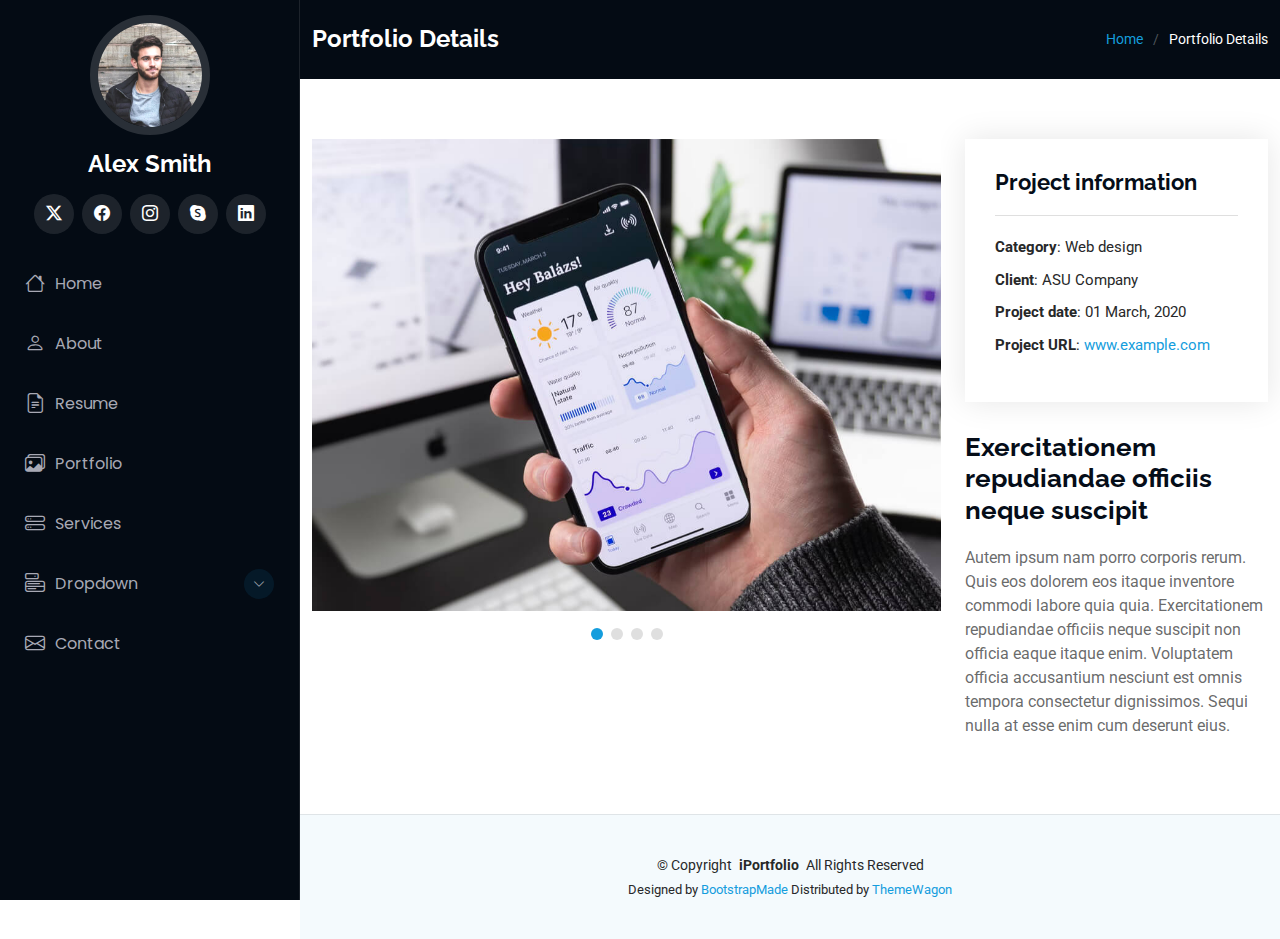
<file: portfolio-details.html>
<!DOCTYPE html>
<html lang="en">

<head>
  <meta charset="utf-8">
  <meta content="width=device-width, initial-scale=1.0" name="viewport">
  <title>Portfolio Details - iPortfolio Bootstrap Template</title>
  <meta content="" name="description">
  <meta content="" name="keywords">

  <!-- Favicons -->
  <link href="assets/img/favicon.png" rel="icon">
  <link href="assets/img/apple-touch-icon.png" rel="apple-touch-icon">

  <!-- Fonts -->
  <link href="https://fonts.googleapis.com" rel="preconnect">
  <link href="https://fonts.gstatic.com" rel="preconnect" crossorigin>
  <link href="https://fonts.googleapis.com/css2?family=Roboto:ital,wght@0,100;0,300;0,400;0,500;0,700;0,900;1,100;1,300;1,400;1,500;1,700;1,900&family=Poppins:ital,wght@0,100;0,200;0,300;0,400;0,500;0,600;0,700;0,800;0,900;1,100;1,200;1,300;1,400;1,500;1,600;1,700;1,800;1,900&family=Raleway:ital,wght@0,100;0,200;0,300;0,400;0,500;0,600;0,700;0,800;0,900;1,100;1,200;1,300;1,400;1,500;1,600;1,700;1,800;1,900&display=swap" rel="stylesheet">

  <!-- Vendor CSS Files -->
  <link href="assets/vendor/bootstrap/css/bootstrap.min.css" rel="stylesheet">
  <link href="assets/vendor/bootstrap-icons/bootstrap-icons.css" rel="stylesheet">
  <link href="assets/vendor/aos/aos.css" rel="stylesheet">
  <link href="assets/vendor/glightbox/css/glightbox.min.css" rel="stylesheet">
  <link href="assets/vendor/swiper/swiper-bundle.min.css" rel="stylesheet">

  <!-- Main CSS File -->
  <link href="assets/css/main.css" rel="stylesheet">

  <!-- =======================================================
  * Template Name: iPortfolio
  * Template URL: https://bootstrapmade.com/iportfolio-bootstrap-portfolio-websites-template/
  * Updated: Jun 29 2024 with Bootstrap v5.3.3
  * Author: BootstrapMade.com
  * License: https://bootstrapmade.com/license/
  ======================================================== -->
</head>

<body class="portfolio-details-page">

  <header id="header" class="header dark-background d-flex flex-column">
    <i class="header-toggle d-xl-none bi bi-list"></i>

    <div class="profile-img">
      <img src="assets/img/my-profile-img.jpg" alt="" class="img-fluid rounded-circle">
    </div>

    <a href="index.html" class="logo d-flex align-items-center justify-content-center">
      <!-- Uncomment the line below if you also wish to use an image logo -->
      <!-- <img src="assets/img/logo.png" alt=""> -->
      <h1 class="sitename">Alex Smith</h1>
    </a>

    <div class="social-links text-center">
      <a href="#" class="twitter"><i class="bi bi-twitter-x"></i></a>
      <a href="#" class="facebook"><i class="bi bi-facebook"></i></a>
      <a href="#" class="instagram"><i class="bi bi-instagram"></i></a>
      <a href="#" class="google-plus"><i class="bi bi-skype"></i></a>
      <a href="#" class="linkedin"><i class="bi bi-linkedin"></i></a>
    </div>

    <nav id="navmenu" class="navmenu">
      <ul>
        <li><a href="#hero"><i class="bi bi-house navicon"></i>Home</a></li>
        <li><a href="#about"><i class="bi bi-person navicon"></i> About</a></li>
        <li><a href="#resume"><i class="bi bi-file-earmark-text navicon"></i> Resume</a></li>
        <li><a href="#portfolio"><i class="bi bi-images navicon"></i> Portfolio</a></li>
        <li><a href="#services"><i class="bi bi-hdd-stack navicon"></i> Services</a></li>
        <li class="dropdown"><a href="#"><i class="bi bi-menu-button navicon"></i> <span>Dropdown</span> <i class="bi bi-chevron-down toggle-dropdown"></i></a>
          <ul>
            <li><a href="#">Dropdown 1</a></li>
            <li class="dropdown"><a href="#"><span>Deep Dropdown</span> <i class="bi bi-chevron-down toggle-dropdown"></i></a>
              <ul>
                <li><a href="#">Deep Dropdown 1</a></li>
                <li><a href="#">Deep Dropdown 2</a></li>
                <li><a href="#">Deep Dropdown 3</a></li>
                <li><a href="#">Deep Dropdown 4</a></li>
                <li><a href="#">Deep Dropdown 5</a></li>
              </ul>
            </li>
            <li><a href="#">Dropdown 2</a></li>
            <li><a href="#">Dropdown 3</a></li>
            <li><a href="#">Dropdown 4</a></li>
          </ul>
        </li>
        <li><a href="#contact"><i class="bi bi-envelope navicon"></i> Contact</a></li>
      </ul>
    </nav>

  </header>

  <main class="main">

    <!-- Page Title -->
    <div class="page-title dark-background">
      <div class="container d-lg-flex justify-content-between align-items-center">
        <h1 class="mb-2 mb-lg-0">Portfolio Details</h1>
        <nav class="breadcrumbs">
          <ol>
            <li><a href="index.html">Home</a></li>
            <li class="current">Portfolio Details</li>
          </ol>
        </nav>
      </div>
    </div><!-- End Page Title -->

    <!-- Portfolio Details Section -->
    <section id="portfolio-details" class="portfolio-details section">

      <div class="container" data-aos="fade-up" data-aos-delay="100">

        <div class="row gy-4">

          <div class="col-lg-8">
            <div class="portfolio-details-slider swiper init-swiper">

              <script type="application/json" class="swiper-config">
                {
                  "loop": true,
                  "speed": 600,
                  "autoplay": {
                    "delay": 5000
                  },
                  "slidesPerView": "auto",
                  "pagination": {
                    "el": ".swiper-pagination",
                    "type": "bullets",
                    "clickable": true
                  }
                }
              </script>

              <div class="swiper-wrapper align-items-center">

                <div class="swiper-slide">
                  <img src="assets/img/portfolio/app-1.jpg" alt="">
                </div>

                <div class="swiper-slide">
                  <img src="assets/img/portfolio/product-1.jpg" alt="">
                </div>

                <div class="swiper-slide">
                  <img src="assets/img/portfolio/branding-1.jpg" alt="">
                </div>

                <div class="swiper-slide">
                  <img src="assets/img/portfolio/books-1.jpg" alt="">
                </div>

              </div>
              <div class="swiper-pagination"></div>
            </div>
          </div>

          <div class="col-lg-4">
            <div class="portfolio-info" data-aos="fade-up" data-aos-delay="200">
              <h3>Project information</h3>
              <ul>
                <li><strong>Category</strong>: Web design</li>
                <li><strong>Client</strong>: ASU Company</li>
                <li><strong>Project date</strong>: 01 March, 2020</li>
                <li><strong>Project URL</strong>: <a href="#">www.example.com</a></li>
              </ul>
            </div>
            <div class="portfolio-description" data-aos="fade-up" data-aos-delay="300">
              <h2>Exercitationem repudiandae officiis neque suscipit</h2>
              <p>
                Autem ipsum nam porro corporis rerum. Quis eos dolorem eos itaque inventore commodi labore quia quia. Exercitationem repudiandae officiis neque suscipit non officia eaque itaque enim. Voluptatem officia accusantium nesciunt est omnis tempora consectetur dignissimos. Sequi nulla at esse enim cum deserunt eius.
              </p>
            </div>
          </div>

        </div>

      </div>

    </section><!-- /Portfolio Details Section -->

  </main>

  <footer id="footer" class="footer position-relative light-background">

    <div class="container">
      <div class="copyright text-center ">
        <p>© <span>Copyright</span> <strong class="px-1 sitename">iPortfolio</strong> <span>All Rights Reserved</span></p>
      </div>
      <div class="credits">
        <!-- All the links in the footer should remain intact. -->
        <!-- You can delete the links only if you've purchased the pro version. -->
        <!-- Licensing information: https://bootstrapmade.com/license/ -->
        <!-- Purchase the pro version with working PHP/AJAX contact form: [buy-url] -->
        Designed by <a href="https://bootstrapmade.com/">BootstrapMade</a> Distributed by <a href="https://themewagon.com">ThemeWagon</a>
      </div>
    </div>

  </footer>

  <!-- Scroll Top -->
  <a href="#" id="scroll-top" class="scroll-top d-flex align-items-center justify-content-center"><i class="bi bi-arrow-up-short"></i></a>

  <!-- Preloader -->
  <div id="preloader"></div>

  <!-- Vendor JS Files -->
  <script src="assets/vendor/bootstrap/js/bootstrap.bundle.min.js"></script>
  <script src="assets/vendor/php-email-form/validate.js"></script>
  <script src="assets/vendor/aos/aos.js"></script>
  <script src="assets/vendor/typed.js/typed.umd.js"></script>
  <script src="assets/vendor/purecounter/purecounter_vanilla.js"></script>
  <script src="assets/vendor/waypoints/noframework.waypoints.js"></script>
  <script src="assets/vendor/glightbox/js/glightbox.min.js"></script>
  <script src="assets/vendor/imagesloaded/imagesloaded.pkgd.min.js"></script>
  <script src="assets/vendor/isotope-layout/isotope.pkgd.min.js"></script>
  <script src="assets/vendor/swiper/swiper-bundle.min.js"></script>

  <!-- Main JS File -->
  <script src="assets/js/main.js"></script>

</body>

</html>
</file>
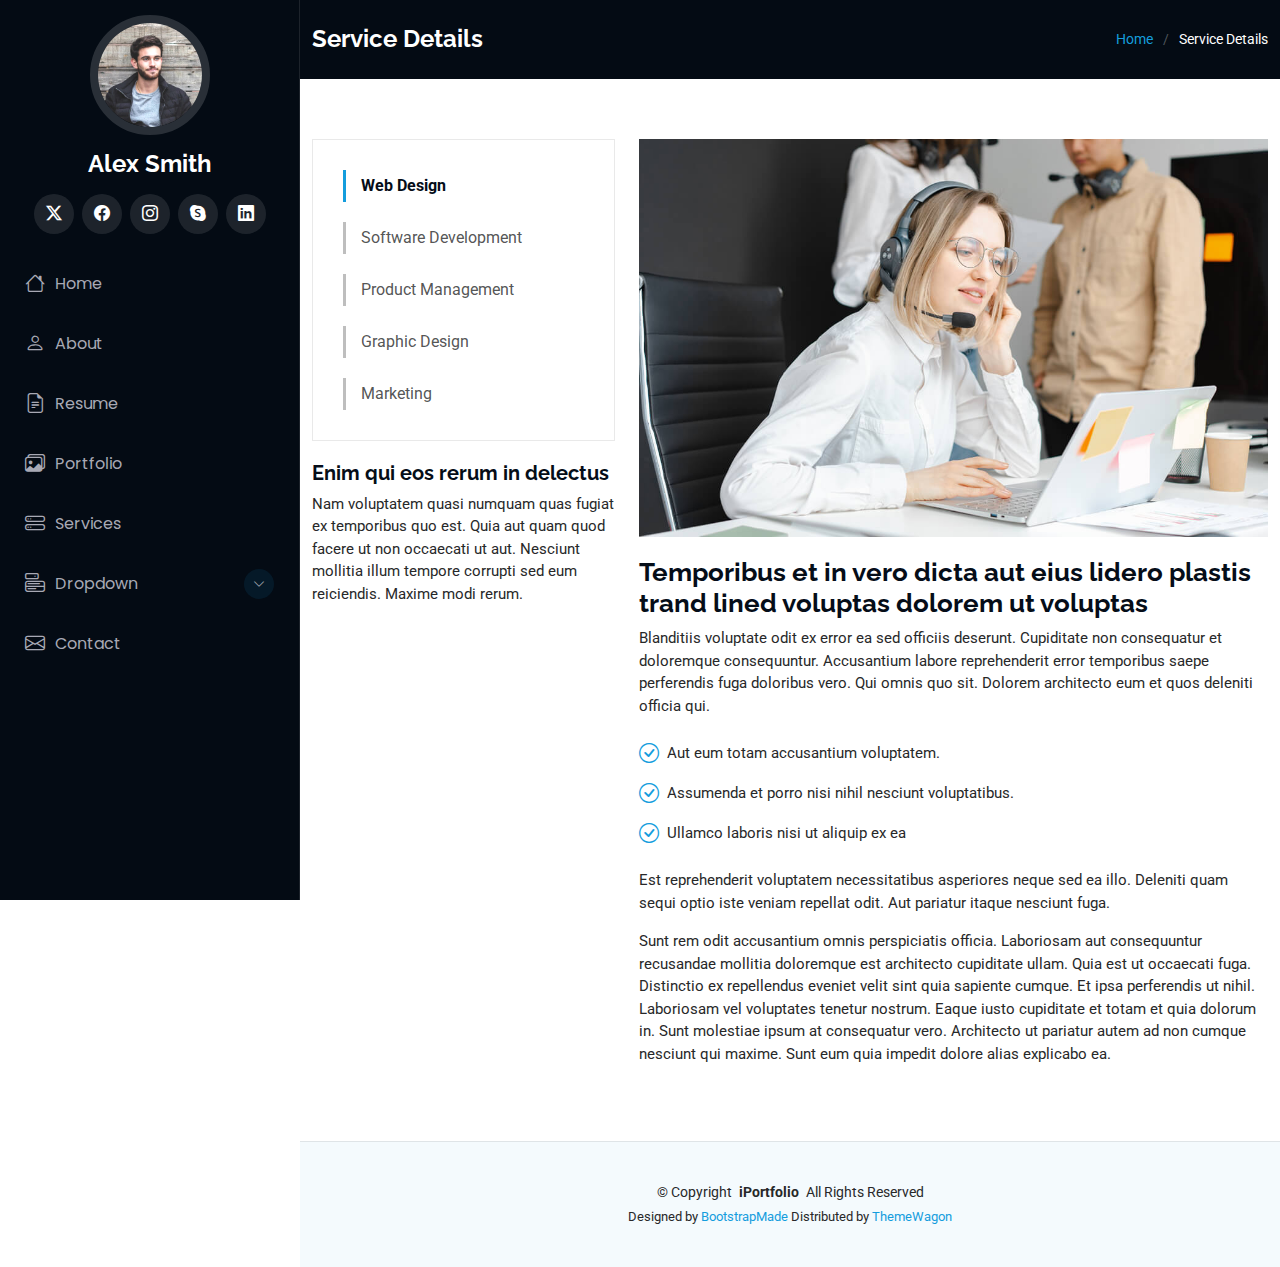
<file: service-details.html>
<!DOCTYPE html>
<html lang="en">

<head>
  <meta charset="utf-8">
  <meta content="width=device-width, initial-scale=1.0" name="viewport">
  <title>Service Details - iPortfolio Bootstrap Template</title>
  <meta content="" name="description">
  <meta content="" name="keywords">

  <!-- Favicons -->
  <link href="assets/img/favicon.png" rel="icon">
  <link href="assets/img/apple-touch-icon.png" rel="apple-touch-icon">

  <!-- Fonts -->
  <link href="https://fonts.googleapis.com" rel="preconnect">
  <link href="https://fonts.gstatic.com" rel="preconnect" crossorigin>
  <link href="https://fonts.googleapis.com/css2?family=Roboto:ital,wght@0,100;0,300;0,400;0,500;0,700;0,900;1,100;1,300;1,400;1,500;1,700;1,900&family=Poppins:ital,wght@0,100;0,200;0,300;0,400;0,500;0,600;0,700;0,800;0,900;1,100;1,200;1,300;1,400;1,500;1,600;1,700;1,800;1,900&family=Raleway:ital,wght@0,100;0,200;0,300;0,400;0,500;0,600;0,700;0,800;0,900;1,100;1,200;1,300;1,400;1,500;1,600;1,700;1,800;1,900&display=swap" rel="stylesheet">

  <!-- Vendor CSS Files -->
  <link href="assets/vendor/bootstrap/css/bootstrap.min.css" rel="stylesheet">
  <link href="assets/vendor/bootstrap-icons/bootstrap-icons.css" rel="stylesheet">
  <link href="assets/vendor/aos/aos.css" rel="stylesheet">
  <link href="assets/vendor/glightbox/css/glightbox.min.css" rel="stylesheet">
  <link href="assets/vendor/swiper/swiper-bundle.min.css" rel="stylesheet">

  <!-- Main CSS File -->
  <link href="assets/css/main.css" rel="stylesheet">

  <!-- =======================================================
  * Template Name: iPortfolio
  * Template URL: https://bootstrapmade.com/iportfolio-bootstrap-portfolio-websites-template/
  * Updated: Jun 29 2024 with Bootstrap v5.3.3
  * Author: BootstrapMade.com
  * License: https://bootstrapmade.com/license/
  ======================================================== -->
</head>

<body class="service-details-page">

  <header id="header" class="header dark-background d-flex flex-column">
    <i class="header-toggle d-xl-none bi bi-list"></i>

    <div class="profile-img">
      <img src="assets/img/my-profile-img.jpg" alt="" class="img-fluid rounded-circle">
    </div>

    <a href="index.html" class="logo d-flex align-items-center justify-content-center">
      <!-- Uncomment the line below if you also wish to use an image logo -->
      <!-- <img src="assets/img/logo.png" alt=""> -->
      <h1 class="sitename">Alex Smith</h1>
    </a>

    <div class="social-links text-center">
      <a href="#" class="twitter"><i class="bi bi-twitter-x"></i></a>
      <a href="#" class="facebook"><i class="bi bi-facebook"></i></a>
      <a href="#" class="instagram"><i class="bi bi-instagram"></i></a>
      <a href="#" class="google-plus"><i class="bi bi-skype"></i></a>
      <a href="#" class="linkedin"><i class="bi bi-linkedin"></i></a>
    </div>

    <nav id="navmenu" class="navmenu">
      <ul>
        <li><a href="#hero"><i class="bi bi-house navicon"></i>Home</a></li>
        <li><a href="#about"><i class="bi bi-person navicon"></i> About</a></li>
        <li><a href="#resume"><i class="bi bi-file-earmark-text navicon"></i> Resume</a></li>
        <li><a href="#portfolio"><i class="bi bi-images navicon"></i> Portfolio</a></li>
        <li><a href="#services"><i class="bi bi-hdd-stack navicon"></i> Services</a></li>
        <li class="dropdown"><a href="#"><i class="bi bi-menu-button navicon"></i> <span>Dropdown</span> <i class="bi bi-chevron-down toggle-dropdown"></i></a>
          <ul>
            <li><a href="#">Dropdown 1</a></li>
            <li class="dropdown"><a href="#"><span>Deep Dropdown</span> <i class="bi bi-chevron-down toggle-dropdown"></i></a>
              <ul>
                <li><a href="#">Deep Dropdown 1</a></li>
                <li><a href="#">Deep Dropdown 2</a></li>
                <li><a href="#">Deep Dropdown 3</a></li>
                <li><a href="#">Deep Dropdown 4</a></li>
                <li><a href="#">Deep Dropdown 5</a></li>
              </ul>
            </li>
            <li><a href="#">Dropdown 2</a></li>
            <li><a href="#">Dropdown 3</a></li>
            <li><a href="#">Dropdown 4</a></li>
          </ul>
        </li>
        <li><a href="#contact"><i class="bi bi-envelope navicon"></i> Contact</a></li>
      </ul>
    </nav>

  </header>

  <main class="main">

    <!-- Page Title -->
    <div class="page-title dark-background">
      <div class="container d-lg-flex justify-content-between align-items-center">
        <h1 class="mb-2 mb-lg-0">Service Details</h1>
        <nav class="breadcrumbs">
          <ol>
            <li><a href="index.html">Home</a></li>
            <li class="current">Service Details</li>
          </ol>
        </nav>
      </div>
    </div><!-- End Page Title -->

    <!-- Service Details Section -->
    <section id="service-details" class="service-details section">

      <div class="container">

        <div class="row gy-4">

          <div class="col-lg-4" data-aos="fade-up" data-aos-delay="100">
            <div class="services-list">
              <a href="#" class="active">Web Design</a>
              <a href="#">Software Development</a>
              <a href="#">Product Management</a>
              <a href="#">Graphic Design</a>
              <a href="#">Marketing</a>
            </div>

            <h4>Enim qui eos rerum in delectus</h4>
            <p>Nam voluptatem quasi numquam quas fugiat ex temporibus quo est. Quia aut quam quod facere ut non occaecati ut aut. Nesciunt mollitia illum tempore corrupti sed eum reiciendis. Maxime modi rerum.</p>
          </div>

          <div class="col-lg-8" data-aos="fade-up" data-aos-delay="200">
            <img src="assets/img/services.jpg" alt="" class="img-fluid services-img">
            <h3>Temporibus et in vero dicta aut eius lidero plastis trand lined voluptas dolorem ut voluptas</h3>
            <p>
              Blanditiis voluptate odit ex error ea sed officiis deserunt. Cupiditate non consequatur et doloremque consequuntur. Accusantium labore reprehenderit error temporibus saepe perferendis fuga doloribus vero. Qui omnis quo sit. Dolorem architecto eum et quos deleniti officia qui.
            </p>
            <ul>
              <li><i class="bi bi-check-circle"></i> <span>Aut eum totam accusantium voluptatem.</span></li>
              <li><i class="bi bi-check-circle"></i> <span>Assumenda et porro nisi nihil nesciunt voluptatibus.</span></li>
              <li><i class="bi bi-check-circle"></i> <span>Ullamco laboris nisi ut aliquip ex ea</span></li>
            </ul>
            <p>
              Est reprehenderit voluptatem necessitatibus asperiores neque sed ea illo. Deleniti quam sequi optio iste veniam repellat odit. Aut pariatur itaque nesciunt fuga.
            </p>
            <p>
              Sunt rem odit accusantium omnis perspiciatis officia. Laboriosam aut consequuntur recusandae mollitia doloremque est architecto cupiditate ullam. Quia est ut occaecati fuga. Distinctio ex repellendus eveniet velit sint quia sapiente cumque. Et ipsa perferendis ut nihil. Laboriosam vel voluptates tenetur nostrum. Eaque iusto cupiditate et totam et quia dolorum in. Sunt molestiae ipsum at consequatur vero. Architecto ut pariatur autem ad non cumque nesciunt qui maxime. Sunt eum quia impedit dolore alias explicabo ea.
            </p>
          </div>

        </div>

      </div>

    </section><!-- /Service Details Section -->

  </main>

  <footer id="footer" class="footer position-relative light-background">

    <div class="container">
      <div class="copyright text-center ">
        <p>© <span>Copyright</span> <strong class="px-1 sitename">iPortfolio</strong> <span>All Rights Reserved</span></p>
      </div>
      <div class="credits">
        <!-- All the links in the footer should remain intact. -->
        <!-- You can delete the links only if you've purchased the pro version. -->
        <!-- Licensing information: https://bootstrapmade.com/license/ -->
        <!-- Purchase the pro version with working PHP/AJAX contact form: [buy-url] -->
        Designed by <a href="https://bootstrapmade.com/">BootstrapMade</a> Distributed by <a href="https://themewagon.com">ThemeWagon</a>
      </div>
    </div>

  </footer>

  <!-- Scroll Top -->
  <a href="#" id="scroll-top" class="scroll-top d-flex align-items-center justify-content-center"><i class="bi bi-arrow-up-short"></i></a>

  <!-- Preloader -->
  <div id="preloader"></div>

  <!-- Vendor JS Files -->
  <script src="assets/vendor/bootstrap/js/bootstrap.bundle.min.js"></script>
  <script src="assets/vendor/php-email-form/validate.js"></script>
  <script src="assets/vendor/aos/aos.js"></script>
  <script src="assets/vendor/typed.js/typed.umd.js"></script>
  <script src="assets/vendor/purecounter/purecounter_vanilla.js"></script>
  <script src="assets/vendor/waypoints/noframework.waypoints.js"></script>
  <script src="assets/vendor/glightbox/js/glightbox.min.js"></script>
  <script src="assets/vendor/imagesloaded/imagesloaded.pkgd.min.js"></script>
  <script src="assets/vendor/isotope-layout/isotope.pkgd.min.js"></script>
  <script src="assets/vendor/swiper/swiper-bundle.min.js"></script>

  <!-- Main JS File -->
  <script src="assets/js/main.js"></script>

</body>

</html>
</file>
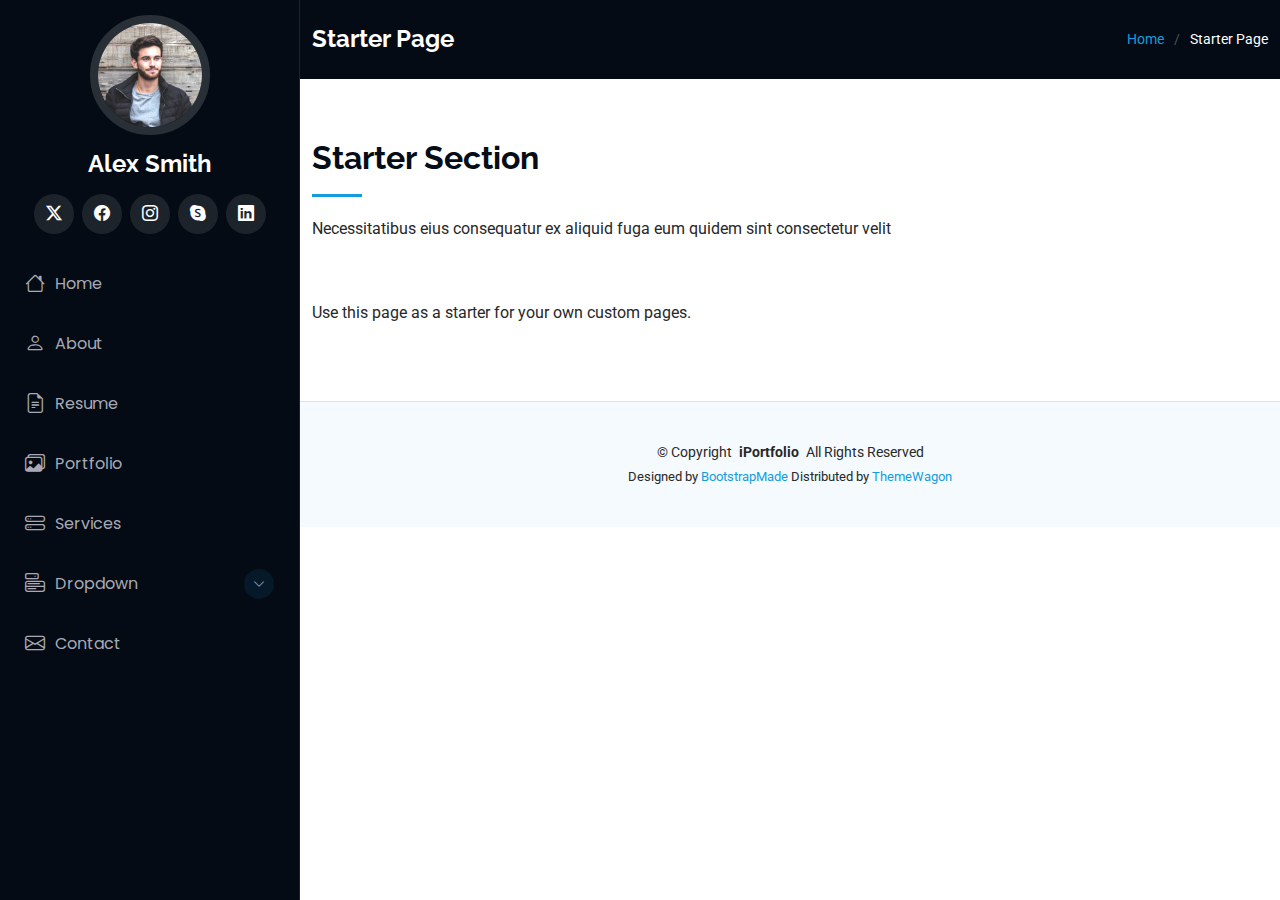
<file: starter-page.html>
<!DOCTYPE html>
<html lang="en">

<head>
  <meta charset="utf-8">
  <meta content="width=device-width, initial-scale=1.0" name="viewport">
  <title>Starter Page - iPortfolio Bootstrap Template</title>
  <meta content="" name="description">
  <meta content="" name="keywords">

  <!-- Favicons -->
  <link href="assets/img/favicon.png" rel="icon">
  <link href="assets/img/apple-touch-icon.png" rel="apple-touch-icon">

  <!-- Fonts -->
  <link href="https://fonts.googleapis.com" rel="preconnect">
  <link href="https://fonts.gstatic.com" rel="preconnect" crossorigin>
  <link href="https://fonts.googleapis.com/css2?family=Roboto:ital,wght@0,100;0,300;0,400;0,500;0,700;0,900;1,100;1,300;1,400;1,500;1,700;1,900&family=Poppins:ital,wght@0,100;0,200;0,300;0,400;0,500;0,600;0,700;0,800;0,900;1,100;1,200;1,300;1,400;1,500;1,600;1,700;1,800;1,900&family=Raleway:ital,wght@0,100;0,200;0,300;0,400;0,500;0,600;0,700;0,800;0,900;1,100;1,200;1,300;1,400;1,500;1,600;1,700;1,800;1,900&display=swap" rel="stylesheet">

  <!-- Vendor CSS Files -->
  <link href="assets/vendor/bootstrap/css/bootstrap.min.css" rel="stylesheet">
  <link href="assets/vendor/bootstrap-icons/bootstrap-icons.css" rel="stylesheet">
  <link href="assets/vendor/aos/aos.css" rel="stylesheet">
  <link href="assets/vendor/glightbox/css/glightbox.min.css" rel="stylesheet">
  <link href="assets/vendor/swiper/swiper-bundle.min.css" rel="stylesheet">

  <!-- Main CSS File -->
  <link href="assets/css/main.css" rel="stylesheet">

  <!-- =======================================================
  * Template Name: iPortfolio
  * Template URL: https://bootstrapmade.com/iportfolio-bootstrap-portfolio-websites-template/
  * Updated: Jun 29 2024 with Bootstrap v5.3.3
  * Author: BootstrapMade.com
  * License: https://bootstrapmade.com/license/
  ======================================================== -->
</head>

<body class="starter-page-page">

  <header id="header" class="header dark-background d-flex flex-column">
    <i class="header-toggle d-xl-none bi bi-list"></i>

    <div class="profile-img">
      <img src="assets/img/my-profile-img.jpg" alt="" class="img-fluid rounded-circle">
    </div>

    <a href="index.html" class="logo d-flex align-items-center justify-content-center">
      <!-- Uncomment the line below if you also wish to use an image logo -->
      <!-- <img src="assets/img/logo.png" alt=""> -->
      <h1 class="sitename">Alex Smith</h1>
    </a>

    <div class="social-links text-center">
      <a href="#" class="twitter"><i class="bi bi-twitter-x"></i></a>
      <a href="#" class="facebook"><i class="bi bi-facebook"></i></a>
      <a href="#" class="instagram"><i class="bi bi-instagram"></i></a>
      <a href="#" class="google-plus"><i class="bi bi-skype"></i></a>
      <a href="#" class="linkedin"><i class="bi bi-linkedin"></i></a>
    </div>

    <nav id="navmenu" class="navmenu">
      <ul>
        <li><a href="#hero"><i class="bi bi-house navicon"></i>Home</a></li>
        <li><a href="#about"><i class="bi bi-person navicon"></i> About</a></li>
        <li><a href="#resume"><i class="bi bi-file-earmark-text navicon"></i> Resume</a></li>
        <li><a href="#portfolio"><i class="bi bi-images navicon"></i> Portfolio</a></li>
        <li><a href="#services"><i class="bi bi-hdd-stack navicon"></i> Services</a></li>
        <li class="dropdown"><a href="#"><i class="bi bi-menu-button navicon"></i> <span>Dropdown</span> <i class="bi bi-chevron-down toggle-dropdown"></i></a>
          <ul>
            <li><a href="#">Dropdown 1</a></li>
            <li class="dropdown"><a href="#"><span>Deep Dropdown</span> <i class="bi bi-chevron-down toggle-dropdown"></i></a>
              <ul>
                <li><a href="#">Deep Dropdown 1</a></li>
                <li><a href="#">Deep Dropdown 2</a></li>
                <li><a href="#">Deep Dropdown 3</a></li>
                <li><a href="#">Deep Dropdown 4</a></li>
                <li><a href="#">Deep Dropdown 5</a></li>
              </ul>
            </li>
            <li><a href="#">Dropdown 2</a></li>
            <li><a href="#">Dropdown 3</a></li>
            <li><a href="#">Dropdown 4</a></li>
          </ul>
        </li>
        <li><a href="#contact"><i class="bi bi-envelope navicon"></i> Contact</a></li>
      </ul>
    </nav>

  </header>

  <main class="main">

    <!-- Page Title -->
    <div class="page-title dark-background">
      <div class="container d-lg-flex justify-content-between align-items-center">
        <h1 class="mb-2 mb-lg-0">Starter Page</h1>
        <nav class="breadcrumbs">
          <ol>
            <li><a href="index.html">Home</a></li>
            <li class="current">Starter Page</li>
          </ol>
        </nav>
      </div>
    </div><!-- End Page Title -->

    <!-- Starter Section Section -->
    <section id="starter-section" class="starter-section section">

      <!-- Section Title -->
      <div class="container section-title" data-aos="fade-up">
        <h2>Starter Section</h2>
        <p>Necessitatibus eius consequatur ex aliquid fuga eum quidem sint consectetur velit</p>
      </div><!-- End Section Title -->

      <div class="container" data-aos="fade-up">
        <p>Use this page as a starter for your own custom pages.</p>
      </div>

    </section><!-- /Starter Section Section -->

  </main>

  <footer id="footer" class="footer position-relative light-background">

    <div class="container">
      <div class="copyright text-center ">
        <p>© <span>Copyright</span> <strong class="px-1 sitename">iPortfolio</strong> <span>All Rights Reserved</span></p>
      </div>
      <div class="credits">
        <!-- All the links in the footer should remain intact. -->
        <!-- You can delete the links only if you've purchased the pro version. -->
        <!-- Licensing information: https://bootstrapmade.com/license/ -->
        <!-- Purchase the pro version with working PHP/AJAX contact form: [buy-url] -->
        Designed by <a href="https://bootstrapmade.com/">BootstrapMade</a> Distributed by <a href="https://themewagon.com">ThemeWagon</a>
      </div>
    </div>

  </footer>

  <!-- Scroll Top -->
  <a href="#" id="scroll-top" class="scroll-top d-flex align-items-center justify-content-center"><i class="bi bi-arrow-up-short"></i></a>

  <!-- Preloader -->
  <div id="preloader"></div>

  <!-- Vendor JS Files -->
  <script src="assets/vendor/bootstrap/js/bootstrap.bundle.min.js"></script>
  <script src="assets/vendor/php-email-form/validate.js"></script>
  <script src="assets/vendor/aos/aos.js"></script>
  <script src="assets/vendor/typed.js/typed.umd.js"></script>
  <script src="assets/vendor/purecounter/purecounter_vanilla.js"></script>
  <script src="assets/vendor/waypoints/noframework.waypoints.js"></script>
  <script src="assets/vendor/glightbox/js/glightbox.min.js"></script>
  <script src="assets/vendor/imagesloaded/imagesloaded.pkgd.min.js"></script>
  <script src="assets/vendor/isotope-layout/isotope.pkgd.min.js"></script>
  <script src="assets/vendor/swiper/swiper-bundle.min.js"></script>

  <!-- Main JS File -->
  <script src="assets/js/main.js"></script>

</body>

</html>
</file>
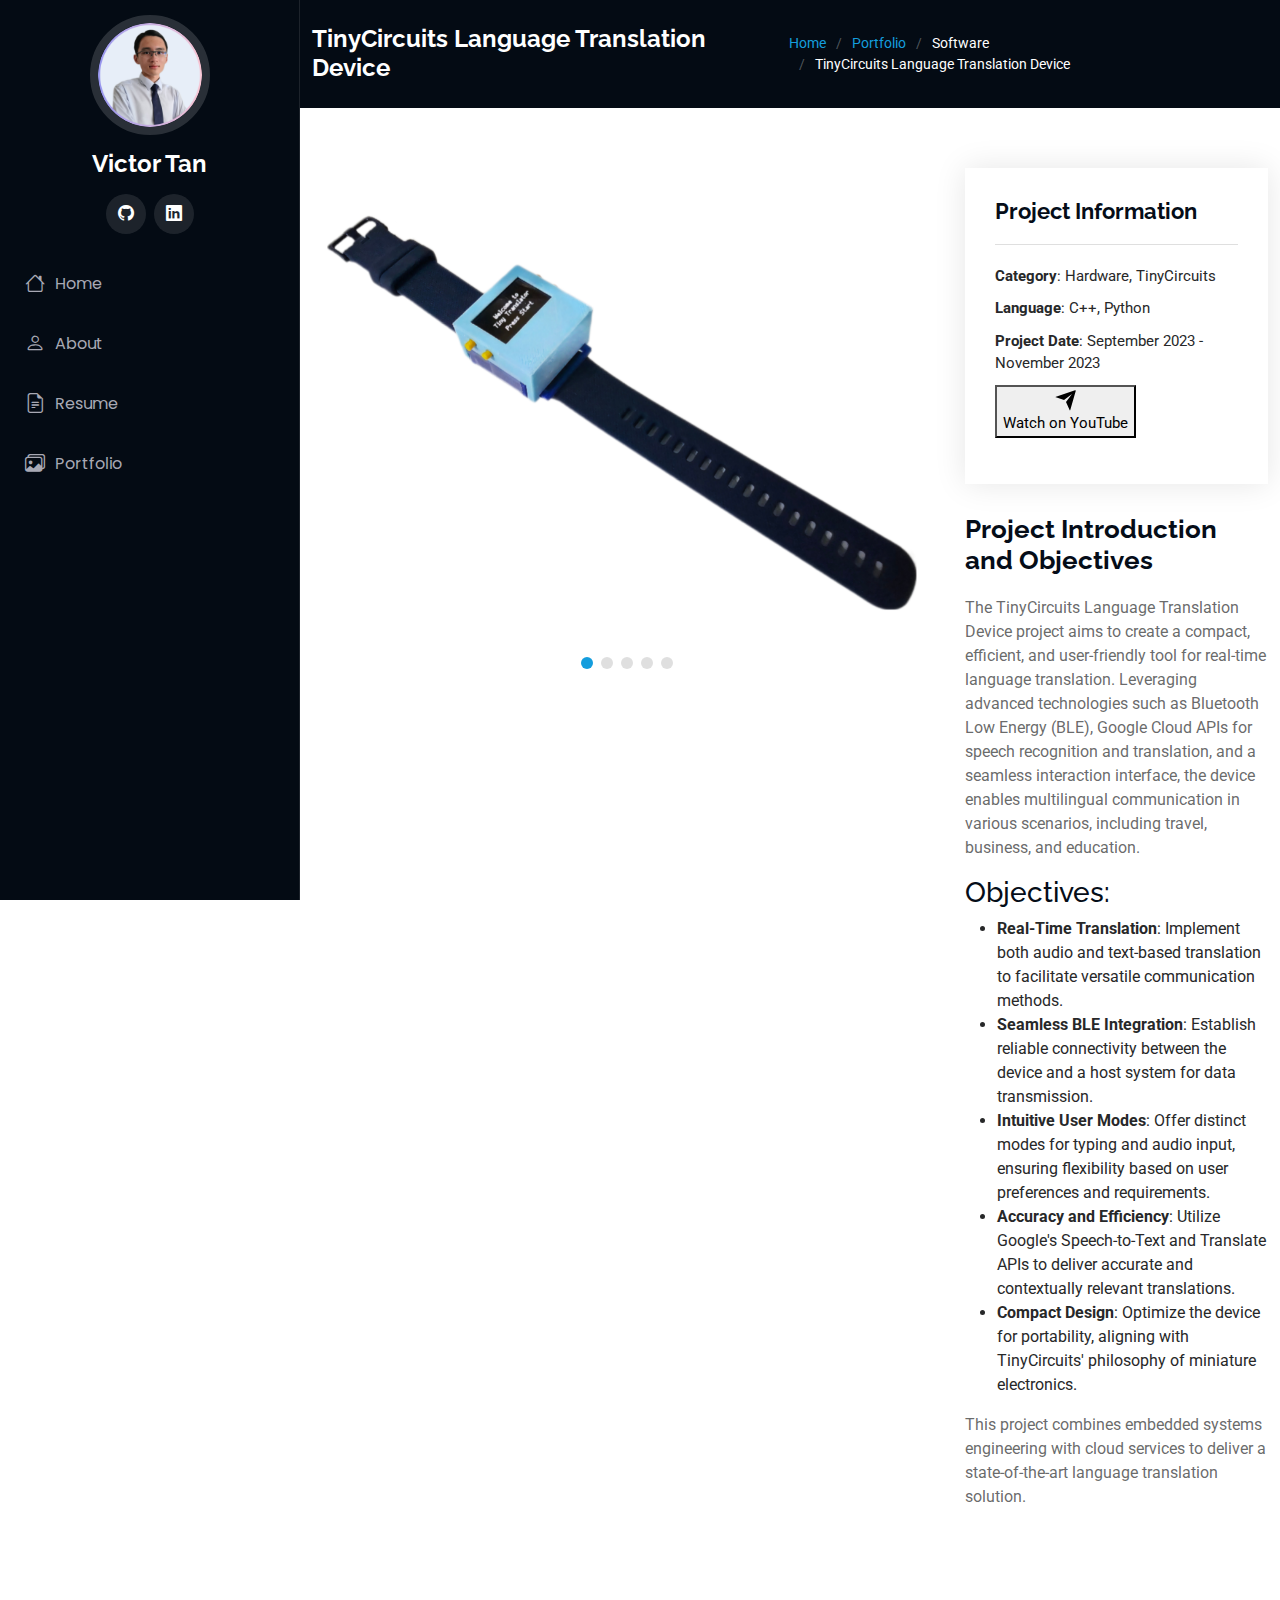
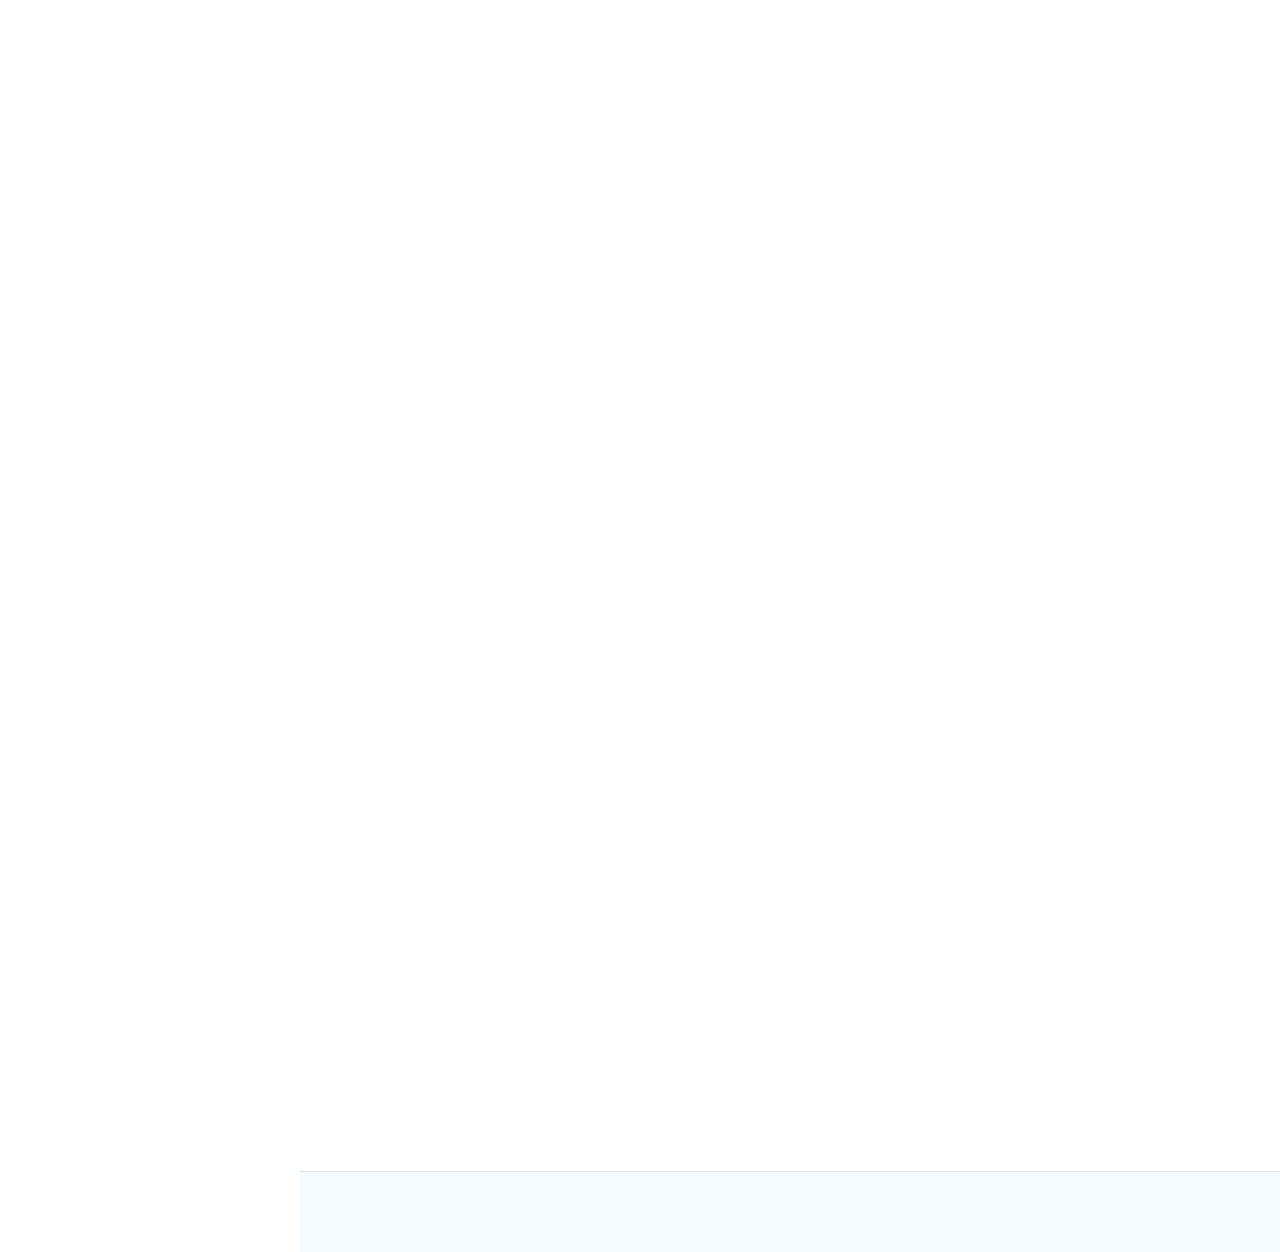
<file: pages/hardware/tinycircuits-language-translation-device.html>
<!DOCTYPE html>
<html lang="en">

<head>
    <meta charset="utf-8">
    <meta content="width=device-width, initial-scale=1.0" name="viewport">
    <title>TinyCircuits Language Translation Device</title>
    <meta content="" name="description">
    <meta content="" name="keywords">
    
    <!-- Favicons -->
    <link href="../../assets/img/profile-img.png" rel="icon">
    
    <!-- Fonts -->
    <link href="https://fonts.googleapis.com" rel="preconnect">
    <link href="https://fonts.gstatic.com" rel="preconnect" crossorigin>
    <link
        href="https://fonts.googleapis.com/css2?family=Roboto:ital,wght@0,100;0,300;0,400;0,500;0,700;0,900;1,100;1,300;1,400;1,500;1,700;1,900&family=Poppins:ital,wght@0,100;0,200;0,300;0,400;0,500;0,600;0,700;0,800;0,900;1,100;1,200;1,300;1,400;1,500;1,600;1,700;1,800;1,900&family=Raleway:ital,wght@0,100;0,200;0,300;0,400;0,500;0,600;0,700;0,800;0,900;1,100;1,200;1,300;1,400;1,500;1,600;1,700;1,800;1,900&display=swap"
        rel="stylesheet">
    
    <!-- Vendor CSS Files -->
    <link href="../../assets/vendor/bootstrap/css/bootstrap.min.css" rel="stylesheet">
    <link href="../../assets/vendor/bootstrap-icons/bootstrap-icons.css" rel="stylesheet">
    <link href="../../assets/vendor/aos/aos.css" rel="stylesheet">
    <link href="../../assets/vendor/glightbox/css/glightbox.min.css" rel="stylesheet">
    <link href="../../assets/vendor/swiper/swiper-bundle.min.css" rel="stylesheet">
    
    <!-- Main CSS File -->
    <link href="../../assets/css/main.css" rel="stylesheet">
</head>

<body class="portfolio-details-page">
    <header id="header" class="header dark-background d-flex flex-column">
        <i class="header-toggle d-xl-none bi bi-list"></i>
        
        <div class="profile-img">
            <img src="../../assets/img/profile-img.png" alt="" class="img-fluid rounded-circle">
        </div>
        
        <a href="../../index.html" class="logo d-flex align-items-center justify-content-center">
            <h1 class="sitename">Victor Tan</h1>
        </a>
        
        <div class="social-links text-center">
            <a href="https://github.com/victortan102" class="github"><i class="bi bi-github"></i></a>
            <a href="https://www.linkedin.com/in/victor-tan102/" class="linkedin"><i class="bi bi-linkedin"></i></a>
        </div>
        
        <nav id="navmenu" class="navmenu">
            <ul>
                <li><a href="../../index.html#hero"><i class="bi bi-house navicon"></i>Home</a></li>
                <li><a href="../../index.html#about"><i class="bi bi-person navicon"></i> About</a></li>
                <li><a href="../../index.html#resume"><i class="bi bi-file-earmark-text navicon"></i> Resume</a></li>
                <li><a href="../../index.html#portfolio"><i class="bi bi-images navicon"></i> Portfolio</a></li>
                <!-- <li><a href="../../index.html#services"><i class="bi bi-hdd-stack navicon"></i> Services</a></li>
                <li class="dropdown"><a href="#"><i class="bi bi-menu-button navicon"></i> <span>Dropdown</span> <i
                            class="bi bi-chevron-down toggle-dropdown"></i></a>
                    <ul>
                        <li><a href="#">Dropdown 1</a></li>
                        <li class="dropdown"><a href="#"><span>Deep Dropdown</span> <i
                                    class="bi bi-chevron-down toggle-dropdown"></i></a>
                            <ul>
                                <li><a href="#">Deep Dropdown 1</a></li>
                                <li><a href="#">Deep Dropdown 2</a></li>
                                <li><a href="#">Deep Dropdown 3</a></li>
                                <li><a href="#">Deep Dropdown 4</a></li>
                                <li><a href="#">Deep Dropdown 5</a></li>
                            </ul>
                        </li>
                        <li><a href="#">Dropdown 2</a></li>
                        <li><a href="#">Dropdown 3</a></li>
                        <li><a href="#">Dropdown 4</a></li>
                    </ul>
                </li>
                <li><a href="#contact"><i class="bi bi-envelope navicon"></i> Contact</a></li> -->
            </ul>
        </nav>
    
    </header>
    
    <main class="main">
        <!-- Page Title -->
        <div class="page-title dark-background">
            <div class="container d-lg-flex justify-content-between align-items-center">
                <h1 class="mb-2 mb-lg-0">TinyCircuits Language Translation Device</h1>
                <nav class="breadcrumbs">
                    <ol>
                        <li><a href="../../index.html">Home</a></li>
                        <li><a href="../../index.html#portfolio">Portfolio</a></li>
                        <li>Software</li>
                        <li class="current">TinyCircuits Language Translation Device</li>
                    </ol>
                </nav>
            </div>
        </div><!-- End Page Title -->
        
        <!-- Portfolio Details Section -->
        <section id="portfolio-details" class="portfolio-details section">
            <div class="container" data-aos="fade-up" data-aos-delay="100">
                <div class="row gy-4">
                    <div class="col-lg-8">
                        <div class="portfolio-details-slider swiper init-swiper">
                            <script type="application/json" class="swiper-config">
                                {
                                "loop": true,
                                "speed": 600,
                                "autoplay": {
                                    "delay": 5000
                                },
                                "slidesPerView": "auto",
                                "pagination": {
                                    "el": ".swiper-pagination",
                                    "type": "bullets",
                                    "clickable": true
                                }
                                }
                            </script>
                            
                            <div class="swiper-wrapper align-items-center">
                                <div class="swiper-slide">
                                    <a href="../../assets/img/portfolio/hardware/language-translation-device-ICT1011/thumbnail.png" 
                                        class="glightbox" 
                                        data-gallery="smart-water-heater-gallery">
                                        <img src="../../assets/img/portfolio/hardware/language-translation-device-ICT1011/thumbnail.png" alt="thumbnail">
                                    </a>
                                </div>
                                
                                <div class="swiper-slide">
                                    <a href="../../assets/img/portfolio/hardware/language-translation-device-ICT1011/watch-closeup.png" 
                                        class="glightbox" 
                                        data-gallery="smart-water-heater-gallery">
                                        <img src="../../assets/img/portfolio/hardware/language-translation-device-ICT1011/watch-closeup.png" alt="watch-closeup">
                                    </a>
                                </div>
                                
                                <div class="swiper-slide">
                                    <a href="../../assets/img/portfolio/hardware/language-translation-device-ICT1011/watch-language-selection-mode.png" 
                                        class="glightbox" 
                                        data-gallery="smart-water-heater-gallery">
                                        <img src="../../assets/img/portfolio/hardware/language-translation-device-ICT1011/watch-language-selection-mode.png" alt="watch-language-selection-mode">
                                    </a>
                                </div>
                                
                                <div class="swiper-slide">
                                    <a href="../../assets/img/portfolio/hardware/language-translation-device-ICT1011/watch-typing-mode.png" 
                                        class="glightbox" 
                                        data-gallery="smart-water-heater-gallery">
                                        <img src="../../assets/img/portfolio/hardware/language-translation-device-ICT1011/watch-typing-mode.png" alt="watch-typing-mode">
                                    </a>
                                </div>
                                
                                <div class="swiper-slide">
                                    <a href="../../assets/img/portfolio/hardware/language-translation-device-ICT1011/watch-audio-mode.png" 
                                        class="glightbox" 
                                        data-gallery="smart-water-heater-gallery">
                                        <img src="../../assets/img/portfolio/hardware/language-translation-device-ICT1011/watch-audio-mode.png" alt="watch-audio-mode">
                                    </a>
                                </div>
                            </div>
                            <div class="swiper-pagination"></div>
                        </div>
                    </div>
                    
                    <div class="col-lg-4">
                        <div class="portfolio-info" data-aos="fade-up" data-aos-delay="200">
                            <h3>Project Information</h3>
                            <ul>
                                <li><strong>Category</strong>: Hardware, TinyCircuits</li>
                                <li><strong>Language</strong>: C++, Python</li>
                                <li><strong>Project Date</strong>: September 2023 - November 2023</li>
                                <li>
                                    <a href="https://youtu.be/pR7gwwxMPh4" target="_blank">
                                        <button class="youtube-button">
                                            <div class="svg-wrapper-1">
                                                <div class="svg-wrapper">
                                                    <svg height="24" width="24" viewBox="0 0 24 24" xmlns="http://www.w3.org/2000/svg">
                                                        <path d="M0 0h24v24H0z" fill="none"></path>
                                                        <path d="M1.946 9.315c-.522-.174-.527-.455.01-.634l19.087-6.362c.529-.176.832.12.684.638l-5.454 19.086c-.15.529-.455.547-.679.045L12 14l6-8-8 6-8.054-2.685z" fill="currentColor"></path>
                                                    </svg>
                                                </div>
                                            </div>
                                            <span>Watch on YouTube</span>
                                        </button>
                                    </a>
                                </li>
                            </ul>
                        </div>
                        <div class="portfolio-description" data-aos="fade-up" data-aos-delay="300">
                            <h2>Project Introduction and Objectives</h2>
                            <p>
                                The TinyCircuits Language Translation Device project aims to create a compact, efficient, 
                                and user-friendly tool for real-time language translation. Leveraging advanced technologies 
                                such as Bluetooth Low Energy (BLE), Google Cloud APIs for speech recognition and translation, 
                                and a seamless interaction interface, the device enables multilingual communication in various 
                                scenarios, including travel, business, and education.
                            </p>
                            <h3>Objectives:</h3>
                            <ul>
                                <li><strong>Real-Time Translation</strong>: Implement both audio and text-based translation to facilitate versatile communication methods.</li>
                                <li><strong>Seamless BLE Integration</strong>: Establish reliable connectivity between the device and a host system for data transmission.</li>
                                <li><strong>Intuitive User Modes</strong>: Offer distinct modes for typing and audio input, ensuring flexibility based on user preferences and requirements.</li>
                                <li><strong>Accuracy and Efficiency</strong>: Utilize Google's Speech-to-Text and Translate APIs to deliver accurate and contextually relevant translations.</li>
                                <li><strong>Compact Design</strong>: Optimize the device for portability, aligning with TinyCircuits' philosophy of miniature electronics.</li>
                            </ul>
                            <p>
                                This project combines embedded systems engineering with cloud services to deliver a state-of-the-art language translation solution.
                            </p>
                        </div>
                    </div>
                </div>
            </div>
        </section><!-- /Portfolio Details Section -->
        
        <!-- Additional Details Section -->
        <section id="additional-details" class="portfolio-details section">
            <div class="container portfolio-description" data-aos="fade-up" data-aos-delay="100">
                <h2>System Operation (How the program works)</h2>
                <p>The TinyCircuits Language Translation Device operates as a real-time multilingual communication assistant using Bluetooth Low Energy (BLE) for device communication, Google APIs for speech and text translation, and a simple, user-friendly interface. The key components of the system operation are as follows:</p>
                <ol>
                    <li>
                        <strong>Device Communication:</strong>
                        <ul>
                            <li>The device connects to a BLE-compatible device, identified as <code>BlueNRG</code>, using a unique characteristic for sending and receiving data.</li>
                            <li>Upon successful connection, it listens for commands and data from the BLE client.</li>
                        </ul>
                    </li>
                    <li>
                        <strong>Translation Modes:</strong>
                        <ul>
                            <li>
                                <strong>Typing Translation Mode:</strong>
                                <ul>
                                    <li>Users can send text messages via BLE.</li>
                                    <li>The device accumulates text until a newline character (<code>\n</code>) is detected, marking the end of the message.</li>
                                    <li>The text is translated into the target language using Google Translate API and sent back to the BLE client in chunks (if the translation exceeds the BLE packet size limit).</li>
                                </ul>
                            </li>
                            <li>
                                <strong>Audio Translation Mode:</strong>
                                <ul>
                                    <li>The device captures real-time audio using a microphone and processes the audio using Google Cloud Speech-to-Text API to convert it into text.</li>
                                    <li>The recognized text is translated into the target language using the Google Translate API and sent back to the BLE client.</li>
                                </ul>
                            </li>
                            <li>
                                <strong>Language Change:</strong>
                                <ul>
                                    <li>Users can change the target translation language by sending a <code>LANG:&lt;language_code&gt;</code> command to the device.</li>
                                </ul>
                            </li>
                        </ul>
                    </li>
                    <li>
                        <strong>BLE Data Handling:</strong>
                        <ul>
                            <li>Incoming BLE messages are categorized into commands (e.g., mode selection or language change) and user-provided content (e.g., text or audio).</li>
                            <li>Translated content is chunked and transmitted back to the BLE client to ensure compatibility with BLE's maximum packet size.</li>
                        </ul>
                    </li>
                    <li>
                        <strong>Google API Integration:</strong>
                        <ul>
                            <li>The system integrates Google Cloud's Speech-to-Text and Translate APIs:</li>
                            <ul>
                                <li>Speech-to-Text processes audio input and generates transcripts.</li>
                                <li>Translate converts text from English (source) to the specified target language.</li>
                            </ul>
                        </ul>
                    </li>
                    <li>
                        <strong>Audio Recording and Processing:</strong>
                        <ul>
                            <li>Audio is captured in real-time and streamed for transcription.</li>
                            <li>The system uses <code>pyaudio</code> for audio management and Google Cloud's Speech API for transcription.</li>
                        </ul>
                    </li>
                    <li>
                        <strong>Error Handling:</strong>
                        <ul>
                            <li>The system gracefully handles API connection issues, BLE device unavailability, and unsupported commands, providing feedback to the user through the console or BLE client.</li>
                        </ul>
                    </li>
                    <li>
                        <strong>User Experience:</strong>
                        <ul>
                            <li>The device provides responsive interaction, including mode activation, translation output, and real-time feedback.</li>
                            <li>It supports seamless switching between translation modes and languages, ensuring flexibility for diverse communication needs.</li>
                        </ul>
                    </li>
                </ol>
                
                <p>This system showcases an integration of hardware and cloud services to deliver an efficient, portable, and multilingual translation solution.</p>
            </div>
        </section><!-- /Additional Details Section -->
    </main>
    
    <footer id="footer" class="footer position-relative light-background">
    </footer>
    
    <!-- Scroll Top -->
    <a href="#" id="scroll-top" class="scroll-top d-flex align-items-center justify-content-center"><i
        class="bi bi-arrow-up-short"></i>
    </a>
    
    <!-- Preloader -->
    <div id="preloader"></div>
    
    <!-- Vendor JS Files -->
    <script src="../../assets/vendor/bootstrap/js/bootstrap.bundle.min.js"></script>
    <script src="../../assets/vendor/php-email-form/validate.js"></script>
    <script src="../../assets/vendor/aos/aos.js"></script>
    <script src="../../assets/vendor/typed.js/typed.umd.js"></script>
    <script src="../../assets/vendor/purecounter/purecounter_vanilla.js"></script>
    <script src="../../assets/vendor/waypoints/noframework.waypoints.js"></script>
    <script src="../../assets/vendor/glightbox/js/glightbox.min.js"></script>
    <script src="../../assets/vendor/imagesloaded/imagesloaded.pkgd.min.js"></script>
    <script src="../../assets/vendor/isotope-layout/isotope.pkgd.min.js"></script>
    <script src="../../assets/vendor/swiper/swiper-bundle.min.js"></script>
    
    <!-- Initialize Glightbox -->
    <script>
        const lightbox = GLightbox({
            selector: '.glightbox',
            touchNavigation: true,
            loop: true,
            zoomable: true,
        });
    </script>
    
    <!-- Main JS File -->
    <script src="../../assets/js/main.js"></script>
</body>
</html>
</file>
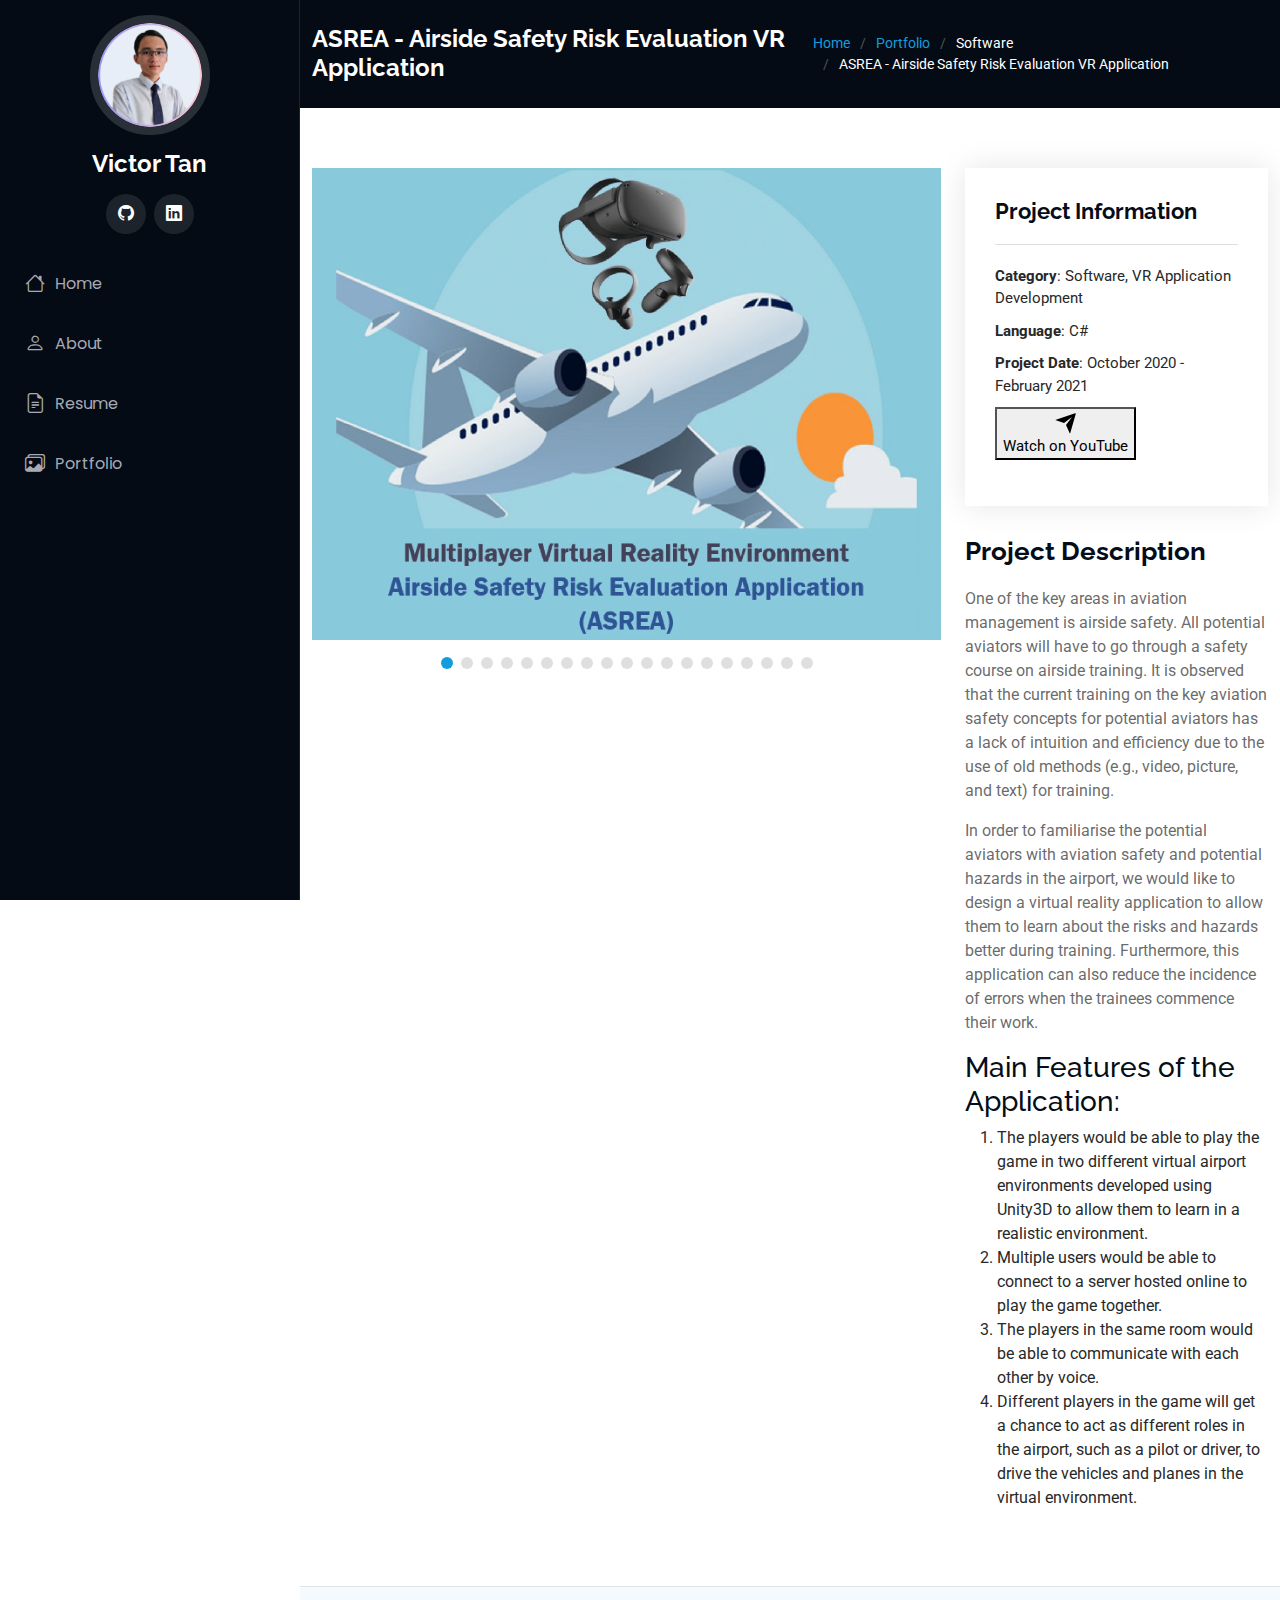
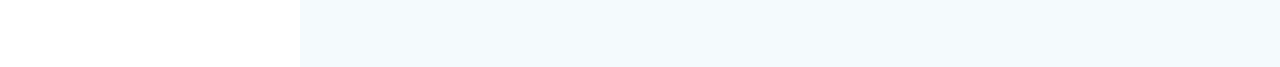
<file: pages/software/asrea-vr-application.html>
<!DOCTYPE html>
<html lang="en">

<head>
    <meta charset="utf-8">
    <meta content="width=device-width, initial-scale=1.0" name="viewport">
    <title>ASREA - Airside Safety Risk Evaluation VR Application</title>
    <meta content="" name="description">
    <meta content="" name="keywords">
    
    <!-- Favicons -->
    <link href="../../assets/img/profile-img.png" rel="icon">
    
    <!-- Fonts -->
    <link href="https://fonts.googleapis.com" rel="preconnect">
    <link href="https://fonts.gstatic.com" rel="preconnect" crossorigin>
    <link
        href="https://fonts.googleapis.com/css2?family=Roboto:ital,wght@0,100;0,300;0,400;0,500;0,700;0,900;1,100;1,300;1,400;1,500;1,700;1,900&family=Poppins:ital,wght@0,100;0,200;0,300;0,400;0,500;0,600;0,700;0,800;0,900;1,100;1,200;1,300;1,400;1,500;1,600;1,700;1,800;1,900&family=Raleway:ital,wght@0,100;0,200;0,300;0,400;0,500;0,600;0,700;0,800;0,900;1,100;1,200;1,300;1,400;1,500;1,600;1,700;1,800;1,900&display=swap"
        rel="stylesheet">
    
    <!-- Vendor CSS Files -->
    <link href="../../assets/vendor/bootstrap/css/bootstrap.min.css" rel="stylesheet">
    <link href="../../assets/vendor/bootstrap-icons/bootstrap-icons.css" rel="stylesheet">
    <link href="../../assets/vendor/aos/aos.css" rel="stylesheet">
    <link href="../../assets/vendor/glightbox/css/glightbox.min.css" rel="stylesheet">
    <link href="../../assets/vendor/swiper/swiper-bundle.min.css" rel="stylesheet">
    
    <!-- Main CSS File -->
    <link href="../../assets/css/main.css" rel="stylesheet">
</head>

<body class="portfolio-details-page">
    <header id="header" class="header dark-background d-flex flex-column">
        <i class="header-toggle d-xl-none bi bi-list"></i>
        
        <div class="profile-img">
            <img src="../../assets/img/profile-img.png" alt="" class="img-fluid rounded-circle">
        </div>
        
        <a href="../../index.html" class="logo d-flex align-items-center justify-content-center">
            <h1 class="sitename">Victor Tan</h1>
        </a>
        
        <div class="social-links text-center">
            <a href="https://github.com/victortan102" class="github"><i class="bi bi-github"></i></a>
            <a href="https://www.linkedin.com/in/victor-tan102/" class="linkedin"><i class="bi bi-linkedin"></i></a>
        </div>
        
        <nav id="navmenu" class="navmenu">
            <ul>
                <li><a href="../../index.html#hero"><i class="bi bi-house navicon"></i>Home</a></li>
                <li><a href="../../index.html#about"><i class="bi bi-person navicon"></i> About</a></li>
                <li><a href="../../index.html#resume"><i class="bi bi-file-earmark-text navicon"></i> Resume</a></li>
                <li><a href="../../index.html#portfolio"><i class="bi bi-images navicon"></i> Portfolio</a></li>
                <!-- <li><a href="../../index.html#services"><i class="bi bi-hdd-stack navicon"></i> Services</a></li>
                <li class="dropdown"><a href="#"><i class="bi bi-menu-button navicon"></i> <span>Dropdown</span> <i
                            class="bi bi-chevron-down toggle-dropdown"></i></a>
                    <ul>
                        <li><a href="#">Dropdown 1</a></li>
                        <li class="dropdown"><a href="#"><span>Deep Dropdown</span> <i
                                    class="bi bi-chevron-down toggle-dropdown"></i></a>
                            <ul>
                                <li><a href="#">Deep Dropdown 1</a></li>
                                <li><a href="#">Deep Dropdown 2</a></li>
                                <li><a href="#">Deep Dropdown 3</a></li>
                                <li><a href="#">Deep Dropdown 4</a></li>
                                <li><a href="#">Deep Dropdown 5</a></li>
                            </ul>
                        </li>
                        <li><a href="#">Dropdown 2</a></li>
                        <li><a href="#">Dropdown 3</a></li>
                        <li><a href="#">Dropdown 4</a></li>
                    </ul>
                </li>
                <li><a href="#contact"><i class="bi bi-envelope navicon"></i> Contact</a></li> -->
            </ul>
        </nav>
    
    </header>
    
    <main class="main">
        <!-- Page Title -->
        <div class="page-title dark-background">
            <div class="container d-lg-flex justify-content-between align-items-center">
                <h1 class="mb-2 mb-lg-0">ASREA - Airside Safety Risk Evaluation VR Application</h1>
                <nav class="breadcrumbs">
                    <ol>
                        <li><a href="../../index.html">Home</a></li>
                        <li><a href="../../index.html#portfolio">Portfolio</a></li>
                        <li>Software</li>
                        <li class="current">ASREA - Airside Safety Risk Evaluation VR Application</li>
                    </ol>
                </nav>
            </div>
        </div><!-- End Page Title -->
        
        <!-- Portfolio Details Section -->
        <section id="portfolio-details" class="portfolio-details section">
            <div class="container" data-aos="fade-up" data-aos-delay="100">
                <div class="row gy-4">
                    <div class="col-lg-8">
                        <div class="portfolio-details-slider swiper init-swiper">
                            <script type="application/json" class="swiper-config">
                                {
                                "loop": true,
                                "speed": 600,
                                "autoplay": {
                                    "delay": 5000
                                },
                                "slidesPerView": "auto",
                                "pagination": {
                                    "el": ".swiper-pagination",
                                    "type": "bullets",
                                    "clickable": true
                                }
                                }
                            </script>
                            
                            <div class="swiper-wrapper align-items-center">
                                <div class="swiper-slide">
                                    <a href="../../assets/img/portfolio/software/asrea-MP/thumbnail.png" 
                                        class="glightbox" 
                                        data-gallery="asrea-vr-app-gallery">
                                        <img src="../../assets/img/portfolio/software/asrea-MP/thumbnail.png" alt="thumbnail">
                                    </a>
                                </div>
                                
                                <div class="swiper-slide">
                                    <a href="../../assets/img/portfolio/software/asrea-MP/2-asrea-welcome-screen.jpeg" 
                                        class="glightbox" 
                                        data-gallery="asrea-vr-app-gallery">
                                        <img src="../../assets/img/portfolio/software/asrea-MP/2-asrea-welcome-screen.jpeg" alt="welcome-screen">
                                    </a>
                                </div>
                                
                                <div class="swiper-slide">
                                    <a href="../../assets/img/portfolio/software/asrea-MP/3-asrea-game-options.jpeg" 
                                        class="glightbox" 
                                        data-gallery="asrea-vr-app-gallery">
                                        <img src="../../assets/img/portfolio/software/asrea-MP/3-asrea-game-options.jpeg" alt="asrea-game-options">
                                    </a>
                                </div>
                                
                                <div class="swiper-slide">
                                    <a href="../../assets/img/portfolio/software/asrea-MP/4-asrea-name-input.jpeg" 
                                        class="glightbox" 
                                        data-gallery="asrea-vr-app-gallery">
                                        <img src="../../assets/img/portfolio/software/asrea-MP/4-asrea-name-input.jpeg" alt="asrea-name-input">
                                    </a>
                                </div>
                                
                                <div class="swiper-slide">
                                    <a href="../../assets/img/portfolio/software/asrea-MP/5-asrea-lobby-single.jpeg" 
                                        class="glightbox" 
                                        data-gallery="asrea-vr-app-gallery">
                                        <img src="../../assets/img/portfolio/software/asrea-MP/5-asrea-lobby-single.jpeg" alt="asrea-lobby-single">
                                    </a>
                                </div>
                                
                                <div class="swiper-slide">
                                    <a href="../../assets/img/portfolio/software/asrea-MP/6-asrea-lobby-multiple.jpeg" 
                                        class="glightbox" 
                                        data-gallery="asrea-vr-app-gallery">
                                        <img src="../../assets/img/portfolio/software/asrea-MP/6-asrea-lobby-multiple.jpeg" alt="asrea-lobby-multiple">
                                    </a>
                                </div>
                                
                                <div class="swiper-slide">
                                    <a href="../../assets/img/portfolio/software/asrea-MP/7-asrea-lobby.jpeg" 
                                        class="glightbox" 
                                        data-gallery="asrea-vr-app-gallery">
                                        <img src="../../assets/img/portfolio/software/asrea-MP/7-asrea-lobby.jpeg" alt="asrea-lobby">
                                    </a>
                                </div>
                                
                                <div class="swiper-slide">
                                    <a href="../../assets/img/portfolio/software/asrea-MP/8-asrea-pilot-1.jpeg" 
                                        class="glightbox" 
                                        data-gallery="asrea-vr-app-gallery">
                                        <img src="../../assets/img/portfolio/software/asrea-MP/8-asrea-pilot-1.jpeg" alt="asrea-pilot-1">
                                    </a>
                                </div>
                                
                                <div class="swiper-slide">
                                    <a href="../../assets/img/portfolio/software/asrea-MP/9-asrea-pilot-cockpit.jpeg" 
                                        class="glightbox" 
                                        data-gallery="asrea-vr-app-gallery">
                                        <img src="../../assets/img/portfolio/software/asrea-MP/9-asrea-pilot-cockpit.jpeg" alt="asrea-pilot-cockpit">
                                    </a>
                                </div>
                                
                                <div class="swiper-slide">
                                    <a href="../../assets/img/portfolio/software/asrea-MP/10-asrea-truck.jpeg" 
                                        class="glightbox" 
                                        data-gallery="asrea-vr-app-gallery">
                                        <img src="../../assets/img/portfolio/software/asrea-MP/10-asrea-truck.jpeg" alt="asrea-truck">
                                    </a>
                                </div>
                                
                                <div class="swiper-slide">
                                    <a href="../../assets/img/portfolio/software/asrea-MP/11-asrea-truck-inside.jpeg" 
                                        class="glightbox" 
                                        data-gallery="asrea-vr-app-gallery">
                                        <img src="../../assets/img/portfolio/software/asrea-MP/11-asrea-truck-inside.jpeg" alt="asrea-truck-inside">
                                    </a>
                                </div>
                                
                                <div class="swiper-slide">
                                    <a href="../../assets/img/portfolio/software/asrea-MP/12-asrea-plane-takeoff.jpeg" 
                                        class="glightbox" 
                                        data-gallery="asrea-vr-app-gallery">
                                        <img src="../../assets/img/portfolio/software/asrea-MP/12-asrea-plane-takeoff.jpeg" alt="asrea-plane-takeoff">
                                    </a>
                                </div>
                                
                                <div class="swiper-slide">
                                    <a href="../../assets/img/portfolio/software/asrea-MP/13-asrea-teleport-1.jpeg" 
                                        class="glightbox" 
                                        data-gallery="asrea-vr-app-gallery">
                                        <img src="../../assets/img/portfolio/software/asrea-MP/13-asrea-teleport-1.jpeg" alt="asrea-teleport-1">
                                    </a>
                                </div>
                                
                                <div class="swiper-slide">
                                    <a href="../../assets/img/portfolio/software/asrea-MP/14-asrea-teleport-2.jpeg" 
                                        class="glightbox" 
                                        data-gallery="asrea-vr-app-gallery">
                                        <img src="../../assets/img/portfolio/software/asrea-MP/14-asrea-teleport-2.jpeg" alt="asrea-teleport-2">
                                    </a>
                                </div>
                                
                                <div class="swiper-slide">
                                    <a href="../../assets/img/portfolio/software/asrea-MP/15-asrea-pause-screen.jpeg" 
                                        class="glightbox" 
                                        data-gallery="asrea-vr-app-gallery">
                                        <img src="../../assets/img/portfolio/software/asrea-MP/15-asrea-pause-screen.jpeg" alt="asrea-pause-screen">
                                    </a>
                                </div>
                                
                                <div class="swiper-slide">
                                    <a href="../../assets/img/portfolio/software/asrea-MP/16-asrea-rain-1.jpeg" 
                                        class="glightbox" 
                                        data-gallery="asrea-vr-app-gallery">
                                        <img src="../../assets/img/portfolio/software/asrea-MP/16-asrea-rain-1.jpeg" alt="asrea-rain-1">
                                    </a>
                                </div>
                                
                                <div class="swiper-slide">
                                    <a href="../../assets/img/portfolio/software/asrea-MP/17-asrea-rain-2.jpeg" 
                                        class="glightbox" 
                                        data-gallery="asrea-vr-app-gallery">
                                        <img src="../../assets/img/portfolio/software/asrea-MP/17-asrea-rain-2.jpeg" alt="asrea-rain-2">
                                    </a>
                                </div>
                                
                                <div class="swiper-slide">
                                    <a href="../../assets/img/portfolio/software/asrea-MP/18-asrea-night.jpeg" 
                                        class="glightbox" 
                                        data-gallery="asrea-vr-app-gallery">
                                        <img src="../../assets/img/portfolio/software/asrea-MP/18-asrea-night.jpeg" alt="asrea-night">
                                    </a>
                                </div>
                                
                                <div class="swiper-slide">
                                    <a href="../../assets/img/portfolio/software/asrea-MP/19-asrea-game-over.jpeg" 
                                        class="glightbox" 
                                        data-gallery="asrea-vr-app-gallery">
                                        <img src="../../assets/img/portfolio/software/asrea-MP/19-asrea-game-over.jpeg" alt="asrea-game-over">
                                    </a>
                                </div>
                                
                            </div>
                            <div class="swiper-pagination"></div>
                        </div>
                    </div>
                    
                    <div class="col-lg-4">
                        <div class="portfolio-info" data-aos="fade-up" data-aos-delay="200">
                            <h3>Project Information</h3>
                            <ul>
                                <li><strong>Category</strong>: Software, VR Application Development</li>
                                <li><strong>Language</strong>: C#</li>
                                <li><strong>Project Date</strong>: October 2020 - February 2021</li>
                                <li>
                                    <a href="https://youtu.be/qp5tpRQY3l0" target="_blank">
                                        <button class="youtube-button">
                                            <div class="svg-wrapper-1">
                                                <div class="svg-wrapper">
                                                    <svg height="24" width="24" viewBox="0 0 24 24" xmlns="http://www.w3.org/2000/svg">
                                                        <path d="M0 0h24v24H0z" fill="none"></path>
                                                        <path d="M1.946 9.315c-.522-.174-.527-.455.01-.634l19.087-6.362c.529-.176.832.12.684.638l-5.454 19.086c-.15.529-.455.547-.679.045L12 14l6-8-8 6-8.054-2.685z" fill="currentColor"></path>
                                                    </svg>
                                                </div>
                                            </div>
                                            <span>Watch on YouTube</span>
                                        </button>
                                    </a>
                                </li>
                            </ul>
                        </div>
                        <div class="portfolio-description" data-aos="fade-up" data-aos-delay="300">
                            <h2>Project Description</h2>
                            <p>
                                One of the key areas in aviation management is airside safety. All potential aviators will have to go through a safety course on airside training. It is observed that the current training on the key aviation safety concepts for potential aviators has a lack of intuition and efficiency due to the use of old methods (e.g., video, picture, and text) for training.
                            </p>
                            <p>
                                In order to familiarise the potential aviators with aviation safety and potential hazards in the airport, we would like to design a virtual reality application to allow them to learn about the risks and hazards better during training. Furthermore, this application can also reduce the incidence of errors when the trainees commence their work.
                            </p>
                            
                            <h3>Main Features of the Application:</h3>
                            <ol>
                                <li>
                                    The players would be able to play the game in two different virtual airport environments developed using Unity3D to allow them to learn in a realistic environment.
                                </li>
                                <li>
                                    Multiple users would be able to connect to a server hosted online to play the game together.
                                </li>
                                <li>
                                    The players in the same room would be able to communicate with each other by voice.
                                </li>
                                <li>
                                    Different players in the game will get a chance to act as different roles in the airport, such as a pilot or driver, to drive the vehicles and planes in the virtual environment.
                                </li>
                            </ol>
                        </div>
                    </div>
                </div>
            </div>
        </section><!-- /Portfolio Details Section -->
    </main>
    
    <footer id="footer" class="footer position-relative light-background">
    </footer>
    
    <!-- Scroll Top -->
    <a href="#" id="scroll-top" class="scroll-top d-flex align-items-center justify-content-center"><i
        class="bi bi-arrow-up-short"></i>
    </a>
    
    <!-- Preloader -->
    <div id="preloader"></div>
    
    <!-- Vendor JS Files -->
    <script src="../../assets/vendor/bootstrap/js/bootstrap.bundle.min.js"></script>
    <script src="../../assets/vendor/php-email-form/validate.js"></script>
    <script src="../../assets/vendor/aos/aos.js"></script>
    <script src="../../assets/vendor/typed.js/typed.umd.js"></script>
    <script src="../../assets/vendor/purecounter/purecounter_vanilla.js"></script>
    <script src="../../assets/vendor/waypoints/noframework.waypoints.js"></script>
    <script src="../../assets/vendor/glightbox/js/glightbox.min.js"></script>
    <script src="../../assets/vendor/imagesloaded/imagesloaded.pkgd.min.js"></script>
    <script src="../../assets/vendor/isotope-layout/isotope.pkgd.min.js"></script>
    <script src="../../assets/vendor/swiper/swiper-bundle.min.js"></script>
    
    <!-- Initialize Glightbox -->
    <script>
        const lightbox = GLightbox({
            selector: '.glightbox',
            touchNavigation: true,
            loop: true,
            zoomable: true,
        });
    </script>
    
    <!-- Main JS File -->
    <script src="../../assets/js/main.js"></script>
</body>
</html>
</file>
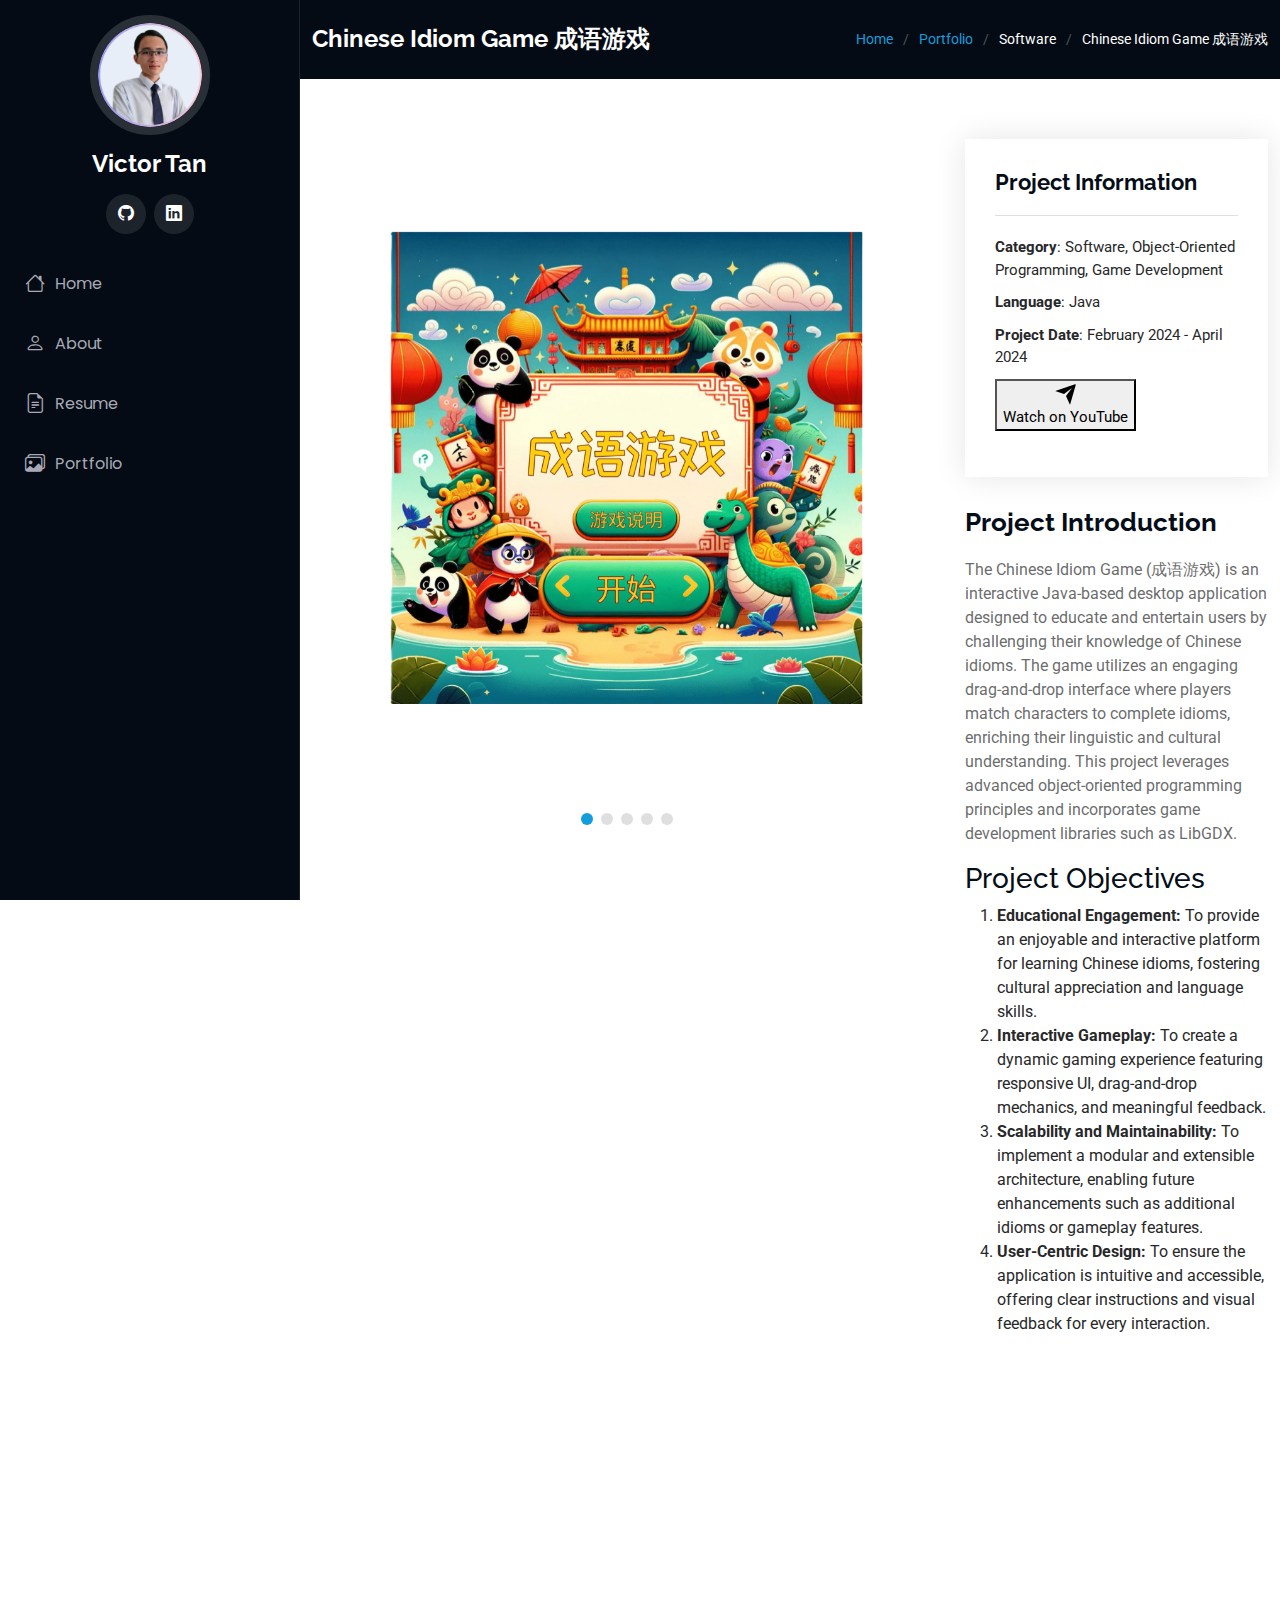
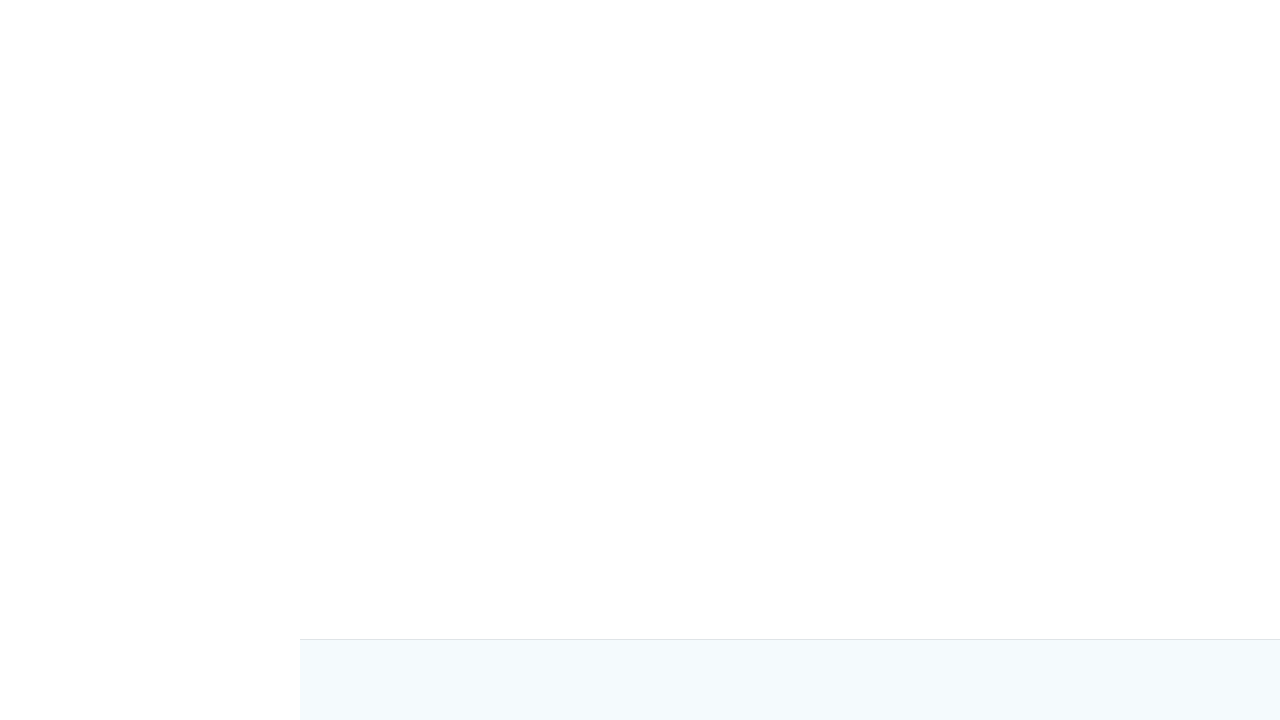
<file: pages/software/chinese-idiom-game.html>
<!DOCTYPE html>
<html lang="en">

<head>
    <meta charset="utf-8">
    <meta content="width=device-width, initial-scale=1.0" name="viewport">
    <title>Chinese Idiom Game 成语游戏</title>
    <meta content="" name="description">
    <meta content="" name="keywords">
    
    <!-- Favicons -->
    <link href="../../assets/img/profile-img.png" rel="icon">
    
    <!-- Fonts -->
    <link href="https://fonts.googleapis.com" rel="preconnect">
    <link href="https://fonts.gstatic.com" rel="preconnect" crossorigin>
    <link
        href="https://fonts.googleapis.com/css2?family=Roboto:ital,wght@0,100;0,300;0,400;0,500;0,700;0,900;1,100;1,300;1,400;1,500;1,700;1,900&family=Poppins:ital,wght@0,100;0,200;0,300;0,400;0,500;0,600;0,700;0,800;0,900;1,100;1,200;1,300;1,400;1,500;1,600;1,700;1,800;1,900&family=Raleway:ital,wght@0,100;0,200;0,300;0,400;0,500;0,600;0,700;0,800;0,900;1,100;1,200;1,300;1,400;1,500;1,600;1,700;1,800;1,900&display=swap"
        rel="stylesheet">
    
    <!-- Vendor CSS Files -->
    <link href="../../assets/vendor/bootstrap/css/bootstrap.min.css" rel="stylesheet">
    <link href="../../assets/vendor/bootstrap-icons/bootstrap-icons.css" rel="stylesheet">
    <link href="../../assets/vendor/aos/aos.css" rel="stylesheet">
    <link href="../../assets/vendor/glightbox/css/glightbox.min.css" rel="stylesheet">
    <link href="../../assets/vendor/swiper/swiper-bundle.min.css" rel="stylesheet">
    
    <!-- Main CSS File -->
    <link href="../../assets/css/main.css" rel="stylesheet">
</head>

<body class="portfolio-details-page">
    <header id="header" class="header dark-background d-flex flex-column">
        <i class="header-toggle d-xl-none bi bi-list"></i>
        
        <div class="profile-img">
            <img src="../../assets/img/profile-img.png" alt="" class="img-fluid rounded-circle">
        </div>
        
        <a href="../../index.html" class="logo d-flex align-items-center justify-content-center">
            <h1 class="sitename">Victor Tan</h1>
        </a>
        
        <div class="social-links text-center">
            <a href="https://github.com/victortan102" class="github"><i class="bi bi-github"></i></a>
            <a href="https://www.linkedin.com/in/victor-tan102/" class="linkedin"><i class="bi bi-linkedin"></i></a>
        </div>
        
        <nav id="navmenu" class="navmenu">
            <ul>
                <li><a href="../../index.html#hero"><i class="bi bi-house navicon"></i>Home</a></li>
                <li><a href="../../index.html#about"><i class="bi bi-person navicon"></i> About</a></li>
                <li><a href="../../index.html#resume"><i class="bi bi-file-earmark-text navicon"></i> Resume</a></li>
                <li><a href="../../index.html#portfolio"><i class="bi bi-images navicon"></i> Portfolio</a></li>
                <!-- <li><a href="../../index.html#services"><i class="bi bi-hdd-stack navicon"></i> Services</a></li>
                <li class="dropdown"><a href="#"><i class="bi bi-menu-button navicon"></i> <span>Dropdown</span> <i
                            class="bi bi-chevron-down toggle-dropdown"></i></a>
                    <ul>
                        <li><a href="#">Dropdown 1</a></li>
                        <li class="dropdown"><a href="#"><span>Deep Dropdown</span> <i
                                    class="bi bi-chevron-down toggle-dropdown"></i></a>
                            <ul>
                                <li><a href="#">Deep Dropdown 1</a></li>
                                <li><a href="#">Deep Dropdown 2</a></li>
                                <li><a href="#">Deep Dropdown 3</a></li>
                                <li><a href="#">Deep Dropdown 4</a></li>
                                <li><a href="#">Deep Dropdown 5</a></li>
                            </ul>
                        </li>
                        <li><a href="#">Dropdown 2</a></li>
                        <li><a href="#">Dropdown 3</a></li>
                        <li><a href="#">Dropdown 4</a></li>
                    </ul>
                </li>
                <li><a href="#contact"><i class="bi bi-envelope navicon"></i> Contact</a></li> -->
            </ul>
        </nav>
    
    </header>
    
    <main class="main">
        <!-- Page Title -->
        <div class="page-title dark-background">
            <div class="container d-lg-flex justify-content-between align-items-center">
                <h1 class="mb-2 mb-lg-0">Chinese Idiom Game 成语游戏</h1>
                <nav class="breadcrumbs">
                    <ol>
                        <li><a href="../../index.html">Home</a></li>
                        <li><a href="../../index.html#portfolio">Portfolio</a></li>
                        <li>Software</li>
                        <li class="current">Chinese Idiom Game 成语游戏</li>
                    </ol>
                </nav>
            </div>
        </div><!-- End Page Title -->
        
        <!-- Portfolio Details Section -->
        <section id="portfolio-details" class="portfolio-details section">
            <div class="container" data-aos="fade-up" data-aos-delay="100">
                <div class="row gy-4">
                    <div class="col-lg-8">
                        <div class="portfolio-details-slider swiper init-swiper">
                            <script type="application/json" class="swiper-config">
                                {
                                "loop": true,
                                "speed": 600,
                                "autoplay": {
                                    "delay": 5000
                                },
                                "slidesPerView": "auto",
                                "pagination": {
                                    "el": ".swiper-pagination",
                                    "type": "bullets",
                                    "clickable": true
                                }
                                }
                            </script>
                            
                            <div class="swiper-wrapper align-items-center">
                                <div class="swiper-slide">
                                    <a href="../../assets/img/portfolio/software/chinese-idiom-game-INF1009/thumbnail.png" 
                                        class="glightbox" 
                                        data-gallery="chinese-idiom-game-gallery">
                                        <img src="../../assets/img/portfolio/software/chinese-idiom-game-INF1009/thumbnail.png" alt="thumbnail">
                                    </a>
                                </div>
                                
                                <div class="swiper-slide">
                                    <a href="../../assets/img/portfolio/software/chinese-idiom-game-INF1009/idiom-game-instructions.png" 
                                        class="glightbox" 
                                        data-gallery="chinese-idiom-game-gallery">
                                        <img src="../../assets/img/portfolio/software/chinese-idiom-game-INF1009/idiom-game-instructions.png" alt="idiom-game-instructions">
                                    </a>
                                </div>
                                
                                <div class="swiper-slide">
                                    <a href="../../assets/img/portfolio/software/chinese-idiom-game-INF1009/chinese-idiom-game-gameplay-start.png" 
                                        class="glightbox" 
                                        data-gallery="chinese-idiom-game-gallery">
                                        <img src="../../assets/img/portfolio/software/chinese-idiom-game-INF1009/chinese-idiom-game-gameplay-start.png" alt="chinese-idiom-game-gameplay-start">
                                    </a>
                                </div>
                                
                                <div class="swiper-slide">
                                    <a href="../../assets/img/portfolio/software/chinese-idiom-game-INF1009/chinese-idiom-game-gameplay.png" 
                                        class="glightbox" 
                                        data-gallery="chinese-idiom-game-gallery">
                                        <img src="../../assets/img/portfolio/software/chinese-idiom-game-INF1009/chinese-idiom-game-gameplay.png" alt="chinese-idiom-game-gameplay">
                                    </a>
                                </div>
                                
                                <div class="swiper-slide">
                                    <a href="../../assets/img/portfolio/software/chinese-idiom-game-INF1009/chinese-idiom-game-meaning.png" 
                                        class="glightbox" 
                                        data-gallery="chinese-idiom-game-gallery">
                                        <img src="../../assets/img/portfolio/software/chinese-idiom-game-INF1009/chinese-idiom-game-meaning.png" alt="chinese-idiom-game-meaning">
                                    </a>
                                </div>
                                
                            </div>
                            <div class="swiper-pagination"></div>
                        </div>
                    </div>
                    
                    <div class="col-lg-4">
                        <div class="portfolio-info" data-aos="fade-up" data-aos-delay="200">
                            <h3>Project Information</h3>
                            <ul>
                                <li><strong>Category</strong>: Software, Object-Oriented Programming, Game Development</li>
                                <li><strong>Language</strong>: Java</li>
                                <li><strong>Project Date</strong>: February 2024 - April 2024</li>
                                <li>
                                    <a href="https://youtu.be/_IT0Uqu_W9k" target="_blank">
                                        <button class="youtube-button">
                                            <div class="svg-wrapper-1">
                                                <div class="svg-wrapper">
                                                    <svg height="24" width="24" viewBox="0 0 24 24" xmlns="http://www.w3.org/2000/svg">
                                                        <path d="M0 0h24v24H0z" fill="none"></path>
                                                        <path d="M1.946 9.315c-.522-.174-.527-.455.01-.634l19.087-6.362c.529-.176.832.12.684.638l-5.454 19.086c-.15.529-.455.547-.679.045L12 14l6-8-8 6-8.054-2.685z" fill="currentColor"></path>
                                                    </svg>
                                                </div>
                                            </div>
                                            <span>Watch on YouTube</span>
                                        </button>
                                    </a>
                                </li>
                            </ul>
                        </div>
                        <div class="portfolio-description" data-aos="fade-up" data-aos-delay="300">
                            <h2>Project Introduction</h2>
                            <p>
                                The Chinese Idiom Game (成语游戏) is an interactive Java-based desktop application designed to educate 
                                and entertain users by challenging their knowledge of Chinese idioms. The game utilizes an engaging 
                                drag-and-drop interface where players match characters to complete idioms, enriching their linguistic 
                                and cultural understanding. This project leverages advanced object-oriented programming principles and 
                                incorporates game development libraries such as LibGDX.
                            </p>
                            <h3>Project Objectives</h3>
                            <ol>
                                <li><strong>Educational Engagement:</strong> To provide an enjoyable and interactive platform for learning Chinese idioms, fostering cultural appreciation and language skills.</li>
                                <li><strong>Interactive Gameplay:</strong> To create a dynamic gaming experience featuring responsive UI, drag-and-drop mechanics, and meaningful feedback.</li>
                                <li><strong>Scalability and Maintainability:</strong> To implement a modular and extensible architecture, enabling future enhancements such as additional idioms or gameplay features.</li>
                                <li><strong>User-Centric Design:</strong> To ensure the application is intuitive and accessible, offering clear instructions and visual feedback for every interaction.</li>
                            </ol>
                        </div>
                    </div>
                </div>
            </div>
        </section><!-- /Portfolio Details Section -->
        
        <!-- Additional Details Section -->
        <section id="additional-details" class="portfolio-details section">
            <div class="container portfolio-description" data-aos="fade-up" data-aos-delay="100">
                <h2>📝 Project Description</h2>
                <p>
                    The Chinese Idiom Game is structured around a three-stage gameplay flow: 
                    Start Scene, Game Scene, and Result Scene. Players begin by navigating through an 
                    intuitive start menu, progress to an interactive drag-and-drop game scene, and conclude 
                    with a results page showcasing the completed idiom along with its meanings. 
                    The application emphasizes user feedback with sound effects, visual indicators, and hints 
                    to guide players through the gameplay.
                </p>
                <h3>🗝️ Key Features of Application</h3>
                <ol>
                    <li>
                        <strong>Dynamic Gameplay:</strong>
                        <ul>
                            <li>Drag-and-drop mechanics for completing idioms by placing characters into designated answer boxes.</li>
                            <li>Collision detection ensures accurate interaction between characters and answer boxes.</li>
                        </ul>
                    </li>
                    <li>
                        <strong>Educational Content:</strong>
                        <ul>
                            <li>A rich repository of Chinese idioms sourced from a CSV file, each with English and Chinese explanations, enhancing both linguistic and cultural learning.</li>
                        </ul>
                    </li>
                    <li>
                        <strong>Interactive UI:</strong>
                        <ul>
                            <li>Intuitive buttons for navigation and functionality, including "Help" for AI-guided hints and "Instructions" for guidance.</li>
                            <li>Stages dynamically transition between gameplay, instruction, and results.</li>
                        </ul>
                    </li>
                    <li>
                        <strong>Visual and Audio Feedback:</strong>
                        <ul>
                            <li>High-quality textures, fonts, and sound effects create an immersive user experience.</li>
                            <li>Audio support for idiom pronunciation and explanation.</li>
                        </ul>
                    </li>
                    <li>
                        <strong>AI-Powered Hints:</strong>
                        <ul>
                            <li>An intelligent hint system moves characters towards their corresponding answer boxes, aiding players when they seek assistance.</li>
                        </ul>
                    </li>
                    <li>
                        <strong>Replayability:</strong>
                        <ul>
                            <li>Endless learning opportunities with randomized idiom selection and options to replay or restart the game.</li>
                        </ul>
                    </li>
                    <li>
                        <strong>Modular and Extensible Architecture:</strong>
                        <ul>
                            <li>Clean separation of game engine and game layer, ensuring scalability and ease of adding new features or idioms.</li>
                        </ul>
                    </li>
                </ol>
            </div>
        </section><!-- /Additional Details Section -->
    </main>
    
    <footer id="footer" class="footer position-relative light-background">
    </footer>
    
    <!-- Scroll Top -->
    <a href="#" id="scroll-top" class="scroll-top d-flex align-items-center justify-content-center"><i
        class="bi bi-arrow-up-short"></i>
    </a>
    
    <!-- Preloader -->
    <div id="preloader"></div>
    
    <!-- Vendor JS Files -->
    <script src="../../assets/vendor/bootstrap/js/bootstrap.bundle.min.js"></script>
    <script src="../../assets/vendor/php-email-form/validate.js"></script>
    <script src="../../assets/vendor/aos/aos.js"></script>
    <script src="../../assets/vendor/typed.js/typed.umd.js"></script>
    <script src="../../assets/vendor/purecounter/purecounter_vanilla.js"></script>
    <script src="../../assets/vendor/waypoints/noframework.waypoints.js"></script>
    <script src="../../assets/vendor/glightbox/js/glightbox.min.js"></script>
    <script src="../../assets/vendor/imagesloaded/imagesloaded.pkgd.min.js"></script>
    <script src="../../assets/vendor/isotope-layout/isotope.pkgd.min.js"></script>
    <script src="../../assets/vendor/swiper/swiper-bundle.min.js"></script>
    
    <!-- Initialize Glightbox -->
    <script>
        const lightbox = GLightbox({
            selector: '.glightbox',
            touchNavigation: true,
            loop: true,
            zoomable: true,
        });
    </script>
    
    <!-- Main JS File -->
    <script src="../../assets/js/main.js"></script>
</body>
</html>
</file>
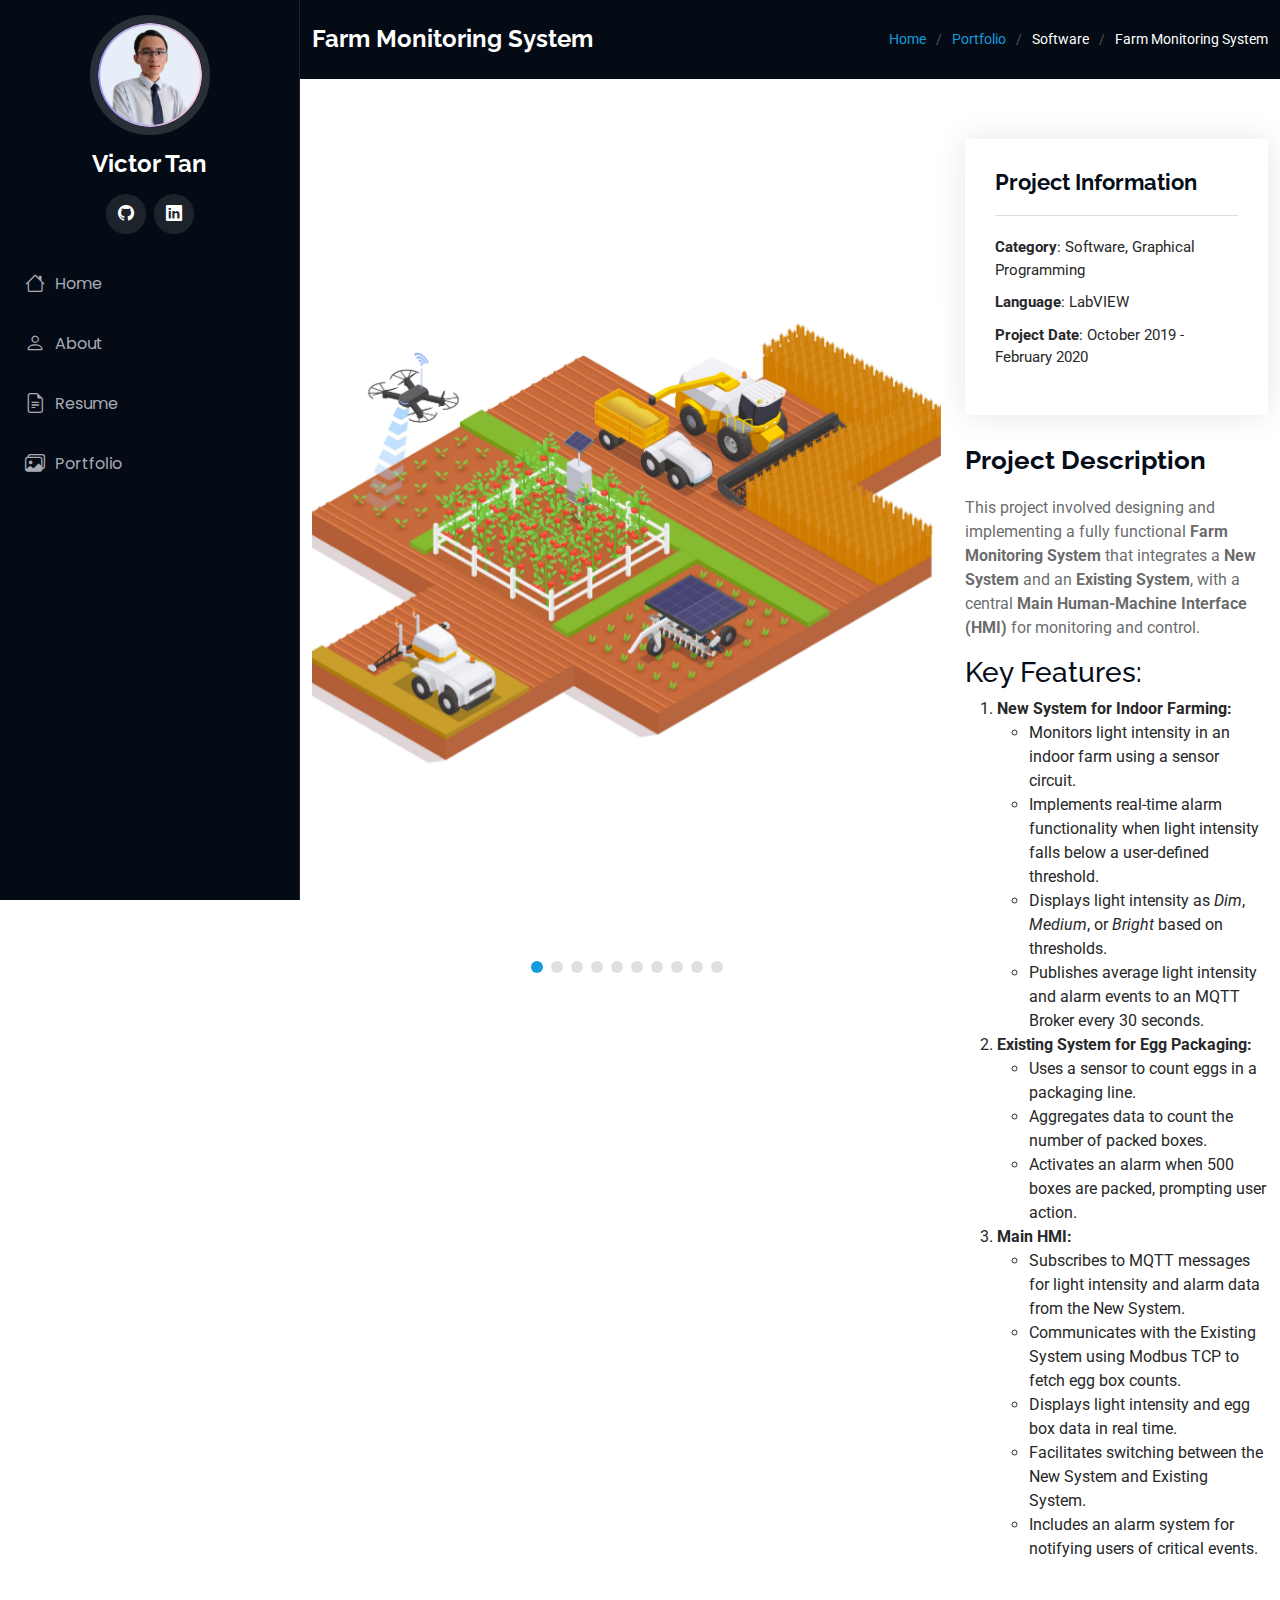
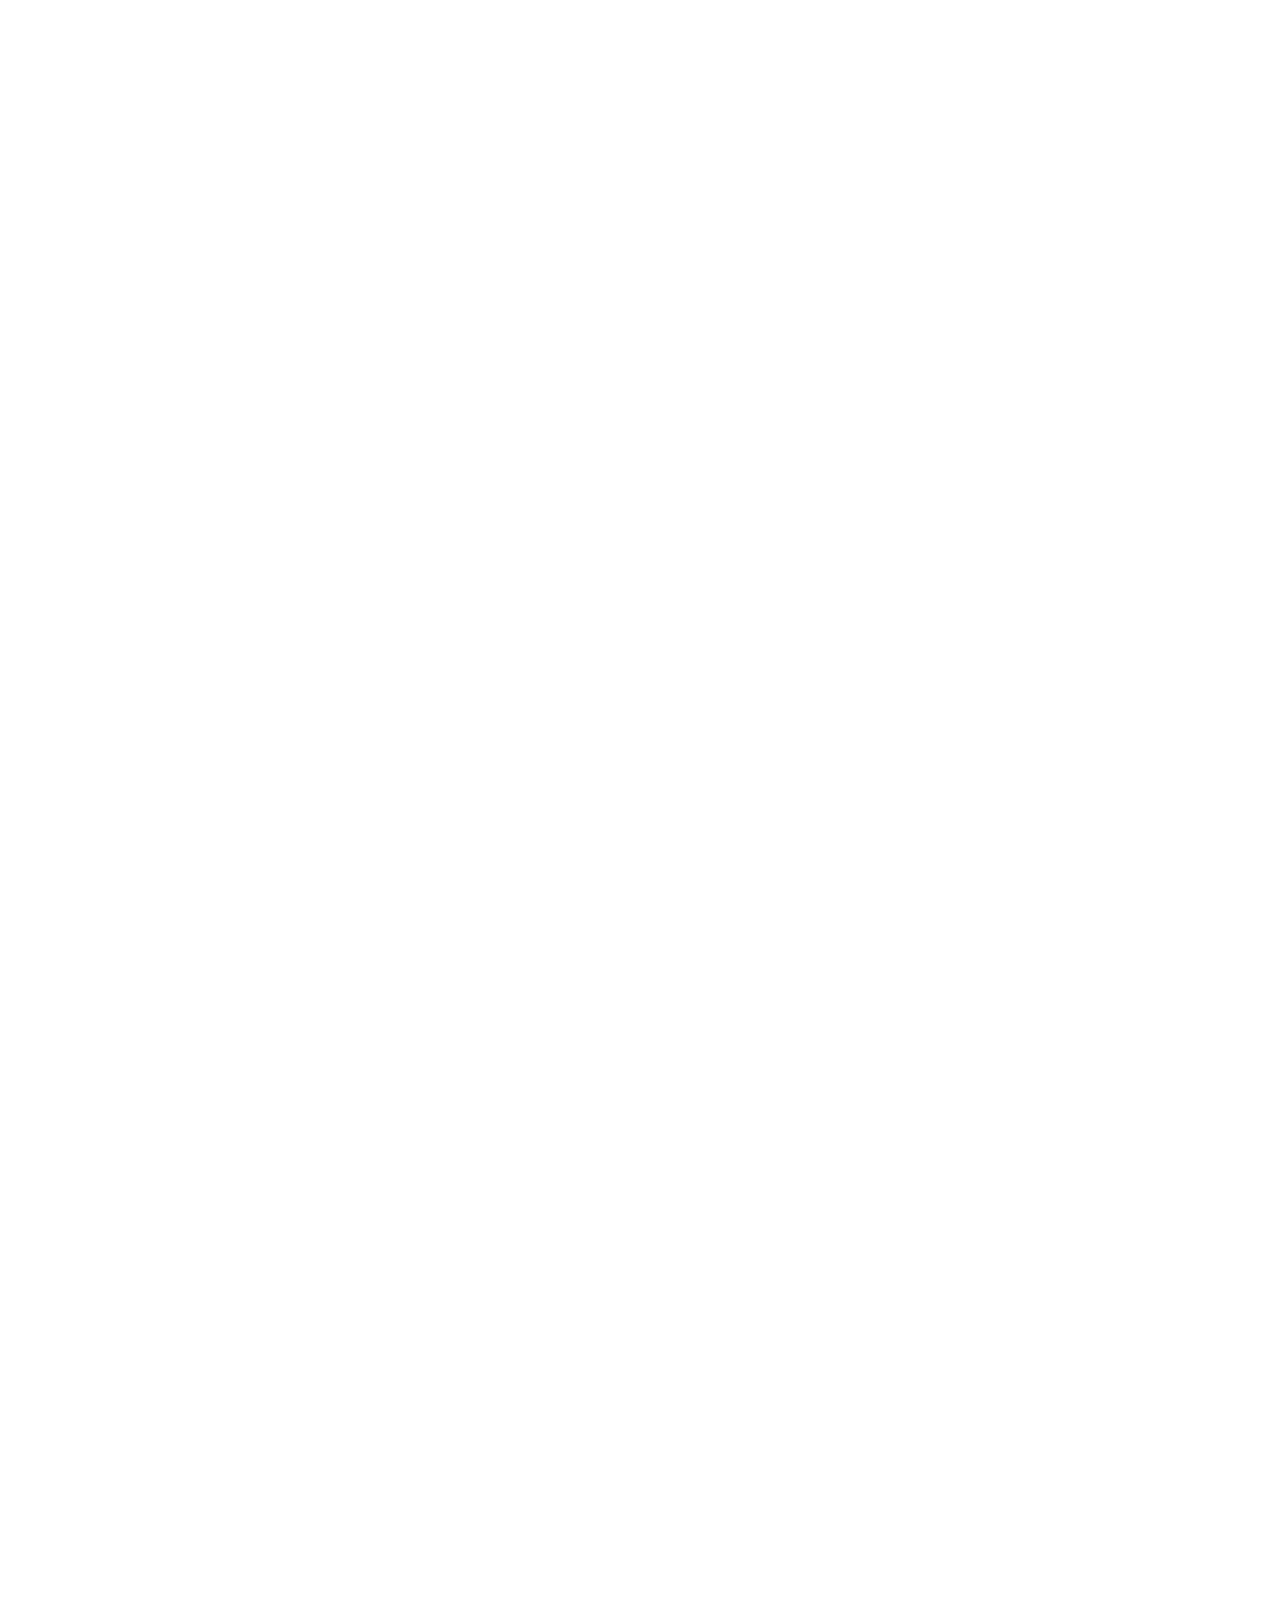
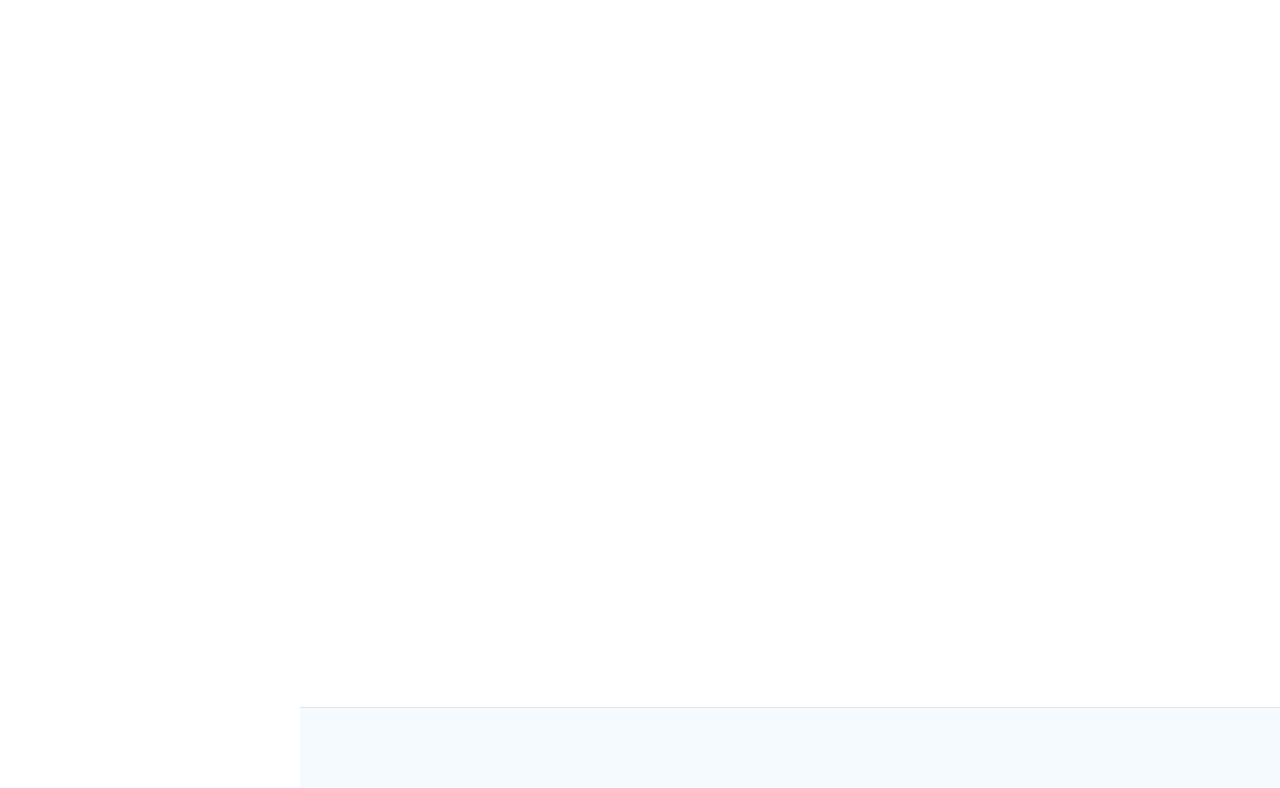
<file: pages/software/farm-monitoring-system.html>
<!DOCTYPE html>
<html lang="en">

<head>
    <meta charset="utf-8">
    <meta content="width=device-width, initial-scale=1.0" name="viewport">
    <title>Farm Monitoring System</title>
    <meta content="" name="description">
    <meta content="" name="keywords">
    
    <!-- Favicons -->
    <link href="../../assets/img/profile-img.png" rel="icon">
    
    <!-- Fonts -->
    <link href="https://fonts.googleapis.com" rel="preconnect">
    <link href="https://fonts.gstatic.com" rel="preconnect" crossorigin>
    <link
        href="https://fonts.googleapis.com/css2?family=Roboto:ital,wght@0,100;0,300;0,400;0,500;0,700;0,900;1,100;1,300;1,400;1,500;1,700;1,900&family=Poppins:ital,wght@0,100;0,200;0,300;0,400;0,500;0,600;0,700;0,800;0,900;1,100;1,200;1,300;1,400;1,500;1,600;1,700;1,800;1,900&family=Raleway:ital,wght@0,100;0,200;0,300;0,400;0,500;0,600;0,700;0,800;0,900;1,100;1,200;1,300;1,400;1,500;1,600;1,700;1,800;1,900&display=swap"
        rel="stylesheet">
    
    <!-- Vendor CSS Files -->
    <link href="../../assets/vendor/bootstrap/css/bootstrap.min.css" rel="stylesheet">
    <link href="../../assets/vendor/bootstrap-icons/bootstrap-icons.css" rel="stylesheet">
    <link href="../../assets/vendor/aos/aos.css" rel="stylesheet">
    <link href="../../assets/vendor/glightbox/css/glightbox.min.css" rel="stylesheet">
    <link href="../../assets/vendor/swiper/swiper-bundle.min.css" rel="stylesheet">
    
    <!-- Main CSS File -->
    <link href="../../assets/css/main.css" rel="stylesheet">
</head>

<body class="portfolio-details-page">
    <header id="header" class="header dark-background d-flex flex-column">
        <i class="header-toggle d-xl-none bi bi-list"></i>
        
        <div class="profile-img">
            <img src="../../assets/img/profile-img.png" alt="" class="img-fluid rounded-circle">
        </div>
        
        <a href="../../index.html" class="logo d-flex align-items-center justify-content-center">
            <h1 class="sitename">Victor Tan</h1>
        </a>
        
        <div class="social-links text-center">
            <a href="https://github.com/victortan102" class="github"><i class="bi bi-github"></i></a>
            <a href="https://www.linkedin.com/in/victor-tan102/" class="linkedin"><i class="bi bi-linkedin"></i></a>
        </div>
        
        <nav id="navmenu" class="navmenu">
            <ul>
                <li><a href="../../index.html#hero"><i class="bi bi-house navicon"></i>Home</a></li>
                <li><a href="../../index.html#about"><i class="bi bi-person navicon"></i> About</a></li>
                <li><a href="../../index.html#resume"><i class="bi bi-file-earmark-text navicon"></i> Resume</a></li>
                <li><a href="../../index.html#portfolio"><i class="bi bi-images navicon"></i> Portfolio</a></li>
                <!-- <li><a href="../../index.html#services"><i class="bi bi-hdd-stack navicon"></i> Services</a></li>
                <li class="dropdown"><a href="#"><i class="bi bi-menu-button navicon"></i> <span>Dropdown</span> <i
                            class="bi bi-chevron-down toggle-dropdown"></i></a>
                    <ul>
                        <li><a href="#">Dropdown 1</a></li>
                        <li class="dropdown"><a href="#"><span>Deep Dropdown</span> <i
                                    class="bi bi-chevron-down toggle-dropdown"></i></a>
                            <ul>
                                <li><a href="#">Deep Dropdown 1</a></li>
                                <li><a href="#">Deep Dropdown 2</a></li>
                                <li><a href="#">Deep Dropdown 3</a></li>
                                <li><a href="#">Deep Dropdown 4</a></li>
                                <li><a href="#">Deep Dropdown 5</a></li>
                            </ul>
                        </li>
                        <li><a href="#">Dropdown 2</a></li>
                        <li><a href="#">Dropdown 3</a></li>
                        <li><a href="#">Dropdown 4</a></li>
                    </ul>
                </li>
                <li><a href="#contact"><i class="bi bi-envelope navicon"></i> Contact</a></li> -->
            </ul>
        </nav>
    
    </header>
    
    <main class="main">
        <!-- Page Title -->
        <div class="page-title dark-background">
            <div class="container d-lg-flex justify-content-between align-items-center">
                <h1 class="mb-2 mb-lg-0">Farm Monitoring System</h1>
                <nav class="breadcrumbs">
                    <ol>
                        <li><a href="../../index.html">Home</a></li>
                        <li><a href="../../index.html#portfolio">Portfolio</a></li>
                        <li>Software</li>
                        <li class="current">Farm Monitoring System</li>
                    </ol>
                </nav>
            </div>
        </div><!-- End Page Title -->
        
        <!-- Portfolio Details Section -->
        <section id="portfolio-details" class="portfolio-details section">
            <div class="container" data-aos="fade-up" data-aos-delay="100">
                <div class="row gy-4">
                    <div class="col-lg-8">
                        <div class="portfolio-details-slider swiper init-swiper">
                            <script type="application/json" class="swiper-config">
                                {
                                "loop": true,
                                "speed": 600,
                                "autoplay": {
                                    "delay": 5000
                                },
                                "slidesPerView": "auto",
                                "pagination": {
                                    "el": ".swiper-pagination",
                                    "type": "bullets",
                                    "clickable": true
                                }
                                }
                            </script>
                            
                            <div class="swiper-wrapper align-items-center">
                                <div class="swiper-slide">
                                    <a href="../../assets/img/portfolio/software/farm-monitoring-system-SNINT/thumbnail.jpg" 
                                        class="glightbox" 
                                        data-gallery="farm-monitoring-system-gallery">
                                        <img src="../../assets/img/portfolio/software/farm-monitoring-system-SNINT/thumbnail.jpg" alt="thumbnail">
                                    </a>
                                </div>
                                
                                <div class="swiper-slide">
                                    <a href="../../assets/img/portfolio/software/farm-monitoring-system-SNINT/2-farm-system-schematic.png" 
                                        class="glightbox" 
                                        data-gallery="farm-monitoring-system-gallery">
                                        <img src="../../assets/img/portfolio/software/farm-monitoring-system-SNINT/2-farm-system-schematic.png" alt="schematic">
                                    </a>
                                </div>
                                
                                <div class="swiper-slide">
                                    <a href="../../assets/img/portfolio/software/farm-monitoring-system-SNINT/3-farm-system-existing-front.png" 
                                        class="glightbox" 
                                        data-gallery="farm-monitoring-system-gallery">
                                        <img src="../../assets/img/portfolio/software/farm-monitoring-system-SNINT/3-farm-system-existing-front.png" alt="farm-system-existing-front">
                                    </a>
                                </div>
                                
                                <div class="swiper-slide">
                                    <a href="../../assets/img/portfolio/software/farm-monitoring-system-SNINT/4-farm-system-existing-block.png" 
                                        class="glightbox" 
                                        data-gallery="farm-monitoring-system-gallery">
                                        <img src="../../assets/img/portfolio/software/farm-monitoring-system-SNINT/4-farm-system-existing-block.png" alt="farm-system-existing-block">
                                    </a>
                                </div>
                                
                                <div class="swiper-slide">
                                    <a href="../../assets/img/portfolio/software/farm-monitoring-system-SNINT/5-farm-system-new-front.png" 
                                        class="glightbox" 
                                        data-gallery="farm-monitoring-system-gallery">
                                        <img src="../../assets/img/portfolio/software/farm-monitoring-system-SNINT/5-farm-system-new-front.png" alt="farm-system-new-front">
                                    </a>
                                </div>
                                
                                <div class="swiper-slide">
                                    <a href="../../assets/img/portfolio/software/farm-monitoring-system-SNINT/6-farm-system-new-block.png" 
                                        class="glightbox" 
                                        data-gallery="farm-monitoring-system-gallery">
                                        <img src="../../assets/img/portfolio/software/farm-monitoring-system-SNINT/6-farm-system-new-block.png" alt="farm-system-new-block">
                                    </a>
                                </div>
                                
                                <div class="swiper-slide">
                                    <a href="../../assets/img/portfolio/software/farm-monitoring-system-SNINT/7-farm-system-mainhmi-front.png" 
                                        class="glightbox" 
                                        data-gallery="farm-monitoring-system-gallery">
                                        <img src="../../assets/img/portfolio/software/farm-monitoring-system-SNINT/7-farm-system-mainhmi-front.png" alt="farm-system-mainhmi-front">
                                    </a>
                                </div>
                                
                                <div class="swiper-slide">
                                    <a href="../../assets/img/portfolio/software/farm-monitoring-system-SNINT/8-farm-system-mainhmi-block-1.png" 
                                        class="glightbox" 
                                        data-gallery="farm-monitoring-system-gallery">
                                        <img src="../../assets/img/portfolio/software/farm-monitoring-system-SNINT/8-farm-system-mainhmi-block-1.png"" alt="farm-system-mainhmi-block-1">
                                    </a>
                                </div>
                                
                                <div class="swiper-slide">
                                    <a href="../../assets/img/portfolio/software/farm-monitoring-system-SNINT/9-farm-system-mainhmi-block-2.png" 
                                        class="glightbox" 
                                        data-gallery="farm-monitoring-system-gallery">
                                        <img src="../../assets/img/portfolio/software/farm-monitoring-system-SNINT/9-farm-system-mainhmi-block-2.png" alt="farm-system-mainhmi-block-2">
                                    </a>
                                </div>
                                
                                <div class="swiper-slide">
                                    <a href="../../assets/img/portfolio/software/farm-monitoring-system-SNINT/10-farm-system-alarm.png" 
                                        class="glightbox" 
                                        data-gallery="farm-monitoring-system-gallery">
                                        <img src="../../assets/img/portfolio/software/farm-monitoring-system-SNINT/10-farm-system-alarm.png" alt="farm-system-alarm">
                                    </a>
                                </div>
                            </div>
                            <div class="swiper-pagination"></div>
                        </div>
                    </div>
                    
                    <div class="col-lg-4">
                        <div class="portfolio-info" data-aos="fade-up" data-aos-delay="200">
                            <h3>Project Information</h3>
                            <ul>
                                <li><strong>Category</strong>: Software, Graphical Programming</li>
                                <li><strong>Language</strong>: LabVIEW</li>
                                <li><strong>Project Date</strong>: October 2019 - February 2020</li>
                            </ul>
                        </div>
                        <div class="portfolio-description" data-aos="fade-up" data-aos-delay="300">
                            <h2>Project Description</h2>
                            <p>
                                This project involved designing and implementing a fully functional <strong>Farm Monitoring System</strong> 
                                that integrates a <strong>New System</strong> and an <strong>Existing System</strong>, with a central 
                                <strong>Main Human-Machine Interface (HMI)</strong> for monitoring and control.
                            </p>
                            <h3>Key Features:</h3>
                            <ol>
                                <li>
                                    <strong>New System for Indoor Farming:</strong>
                                    <ul>
                                        <li>Monitors light intensity in an indoor farm using a sensor circuit.</li>
                                        <li>Implements real-time alarm functionality when light intensity falls below a user-defined threshold.</li>
                                        <li>Displays light intensity as <em>Dim</em>, <em>Medium</em>, or <em>Bright</em> based on thresholds.</li>
                                        <li>Publishes average light intensity and alarm events to an MQTT Broker every 30 seconds.</li>
                                    </ul>
                                </li>
                                <li>
                                    <strong>Existing System for Egg Packaging:</strong>
                                    <ul>
                                        <li>Uses a sensor to count eggs in a packaging line.</li>
                                        <li>Aggregates data to count the number of packed boxes.</li>
                                        <li>Activates an alarm when 500 boxes are packed, prompting user action.</li>
                                    </ul>
                                </li>
                                <li>
                                    <strong>Main HMI:</strong>
                                    <ul>
                                        <li>Subscribes to MQTT messages for light intensity and alarm data from the New System.</li>
                                        <li>Communicates with the Existing System using Modbus TCP to fetch egg box counts.</li>
                                        <li>Displays light intensity and egg box data in real time.</li>
                                        <li>Facilitates switching between the New System and Existing System.</li>
                                        <li>Includes an alarm system for notifying users of critical events.</li>
                                    </ul>
                                </li>
                            </ol>
                        </div>
                    </div>
                </div>
            </div>
        </section><!-- /Portfolio Details Section -->
        
        <!-- Additional Details Section -->
        <section id="additional-details" class="portfolio-details section">
            <div class="container portfolio-description" data-aos="fade-up" data-aos-delay="100">
                <h2>System Operation (How the program works)</h2>
                
                <h3>New System (Images 5-6)</h3>
                <ol>
                    <li>Using the <strong>DAQ Assistant</strong>, we acquired the <strong>analog input voltage</strong> from the <strong>AI3</strong> pin of the <strong>DAQ Device</strong>. The <strong>AI3</strong> pin is connected to the circuit with the <strong>light-dependent resistor</strong> to <strong>measure</strong> the <strong>light intensity of the indoor farm</strong>.</li>
                    <li>After acquiring the <strong>analog voltage signal</strong>, we applied <strong>signal conditioning techniques</strong> to <strong>filter</strong> the <strong>incoming signal</strong> before we <strong>use</strong> the <strong>acquired value</strong>.</li>
                    <li>Using the <strong>Index Array Function</strong>, we retrieved <strong>index 0</strong> of the <strong>incoming signal</strong> as we <strong>only</strong> need a <strong>single value</strong> from <strong>1 channel</strong> out of the <strong>1000 channels</strong> coming out from the <strong>DAQ Assistant</strong>.</li>
                    <li>After retrieving the sensor value, we <strong>compare</strong> the value against a <strong>user-defined threshold</strong>. If the <strong>value acquired</strong> is <strong>more than</strong> the <strong>user-defined threshold</strong>, an <strong>alarm</strong> will be <strong>activated</strong>, <strong>alerting the user</strong>. When the <strong>alarm</strong> is <strong>activated</strong>, indicating that the acquired sensor value is <strong>more than</strong> the <strong>user-defined threshold</strong>, a <strong>Boolean True</strong> will be <strong>sent</strong> to the <strong>case structure</strong> to <strong>turn on</strong> the <strong>light bulb</strong> connected to the <strong>driver circuit</strong>.</li>
                    <li>Using the acquired sensor value, we further <strong>compare</strong> it with <strong>four different bulb brightness threshold settings</strong> (<strong>Off</strong>, <strong>Dim</strong>, <strong>Medium</strong>, <strong>Bright</strong>) and <strong>display</strong> it on the <strong>front panel</strong>.</li>
                    <ul>
                        <li>If the <strong>sensor</strong> value is <strong>more</strong> than <strong>0V</strong> and <strong>less</strong> than <strong>1V</strong>, the <strong>Off Indicator will light up</strong>.</li>
                        <li>If the <strong>sensor</strong> value is <strong>more</strong> than <strong>1V</strong> and <strong>less</strong> than <strong>1.5V</strong>, the <strong>Dim Indicator will light up</strong>.</li>
                        <li>If the <strong>sensor</strong> value is <strong>more</strong> than <strong>1.5V</strong> and <strong>less</strong> than <strong>2V</strong>, the <strong>Medium Indicator will light up</strong>.</li>
                        <li>If the <strong>sensor</strong> value is <strong>more</strong> than <strong>2V</strong> and <strong>less</strong> than <strong>5V</strong>, the <strong>Bright Indicator will light up</strong>.</li>
                    </ul>
                    <li><strong>For every 30 iterations</strong>, the <strong>sensor</strong> value will be <strong>passed</strong> into a <strong>for loop</strong> with a <strong>shift register</strong> to <strong>add up</strong> the sensor value for <strong>30 iterations</strong> to <strong>calculate</strong> the <strong>average light intensity value</strong> afterwards.</li>
                    <li>Using the <strong>MQTT Connect Function</strong>, we created <strong>controls</strong> for the <strong>Connect Meta</strong>, <strong>MQTT Broker</strong>, and <strong>Client ID</strong> to control the settings for the <strong>MQTT Protocol</strong>.</li>
                    <li>Using the <strong>iteration count</strong> in the <strong>while loop</strong>, we pass the <strong>iteration</strong> into the <strong>Quotient and Remainder Function</strong> to get the <strong>remainder</strong>. If the <strong>remainder equals zero</strong>, which will happen <strong>every 30 iterations</strong>, A <strong>Boolean True</strong> will be <strong>passed</strong> into the <strong>case structure</strong> to <strong>activate</strong> the case structure containing the <strong>MQTT Publisher Functions</strong>.</li>
                    <li>Using the <strong>sensor value added</strong> together for <strong>every 30 iterations</strong> in the <strong>for loop</strong> earlier, we <strong>divide</strong> the value with <strong>30</strong>, to get the <strong>average light intensity value</strong>. Thereafter, we use the <strong>Number to Fractional String Function</strong> to convert the average value to <strong>2 decimal places</strong> as a <strong>string</strong> data type. We then <strong>concatenate</strong> the <strong>value</strong> with <strong>another string</strong> “<strong>Light Intensity</strong>”, to use as the <strong>Message to be published</strong> control for the <strong>MQTT_Publish Function</strong>.</li>
                    <li>For this <strong>MQTT_Publish Function</strong>, we created <strong>controls</strong> for the <strong>Topic</strong>, and <strong>Message to be Published</strong> controls for the <strong>Function</strong> to <strong>publish</strong> the <strong>average light intensity</strong> information to the <strong>topic</strong> “<strong>SNINT_Project_Grp4</strong>” in the <strong>MQTT Broker every 30 seconds</strong>.</li>
                    <li>Using the <strong>DAQ Assistant</strong>, we <strong>output</strong> an <strong>analog voltage</strong> to <strong>Analog Output 0</strong> (<strong>Pin 14 of the DAQ Device</strong>), to <strong>turn on</strong> the <strong>light bulb</strong> when the <strong>sensor value</strong> acquired from the <strong>light-dependent resistor</strong> is <strong>less than</strong> the <strong>user-defined threshold</strong>.</li>
                    <li>When the <strong>alarm event happens</strong>, the <strong>light intensity information</strong> will be <strong>concatenated</strong> with <strong>another string</strong> “<strong>Alarm is On, Light Intensity is: </strong>” to use as the <strong>message to be published</strong> control for the <strong>MQTT_Publish Function</strong>.</li>
                    <li>Using the <strong>MQTT_Publish Function</strong>, we created <strong>controls</strong> for the <strong>Topic</strong>, and <strong>Message to be Published</strong> controls for the Function to <strong>publish a message</strong> indicating that the <strong>Alarm is On</strong> and the <strong>light intensity information</strong> to the topic “<strong>SNINT_Project_Grp4</strong>” in the <strong>MQTT Broker</strong> every time the <strong>alarm is activated</strong>.</li>
                    <li>When <strong>any</strong> the <strong>MQTT Functions</strong> get an <strong>error</strong>, or the <strong>STOP button</strong> is <strong>pressed</strong> on the <strong>front panel</strong>, the <strong>VI</strong> will <strong>stop running</strong>.</li>
                    <li>When the <strong>light intensity</strong> is <strong>below</strong> the <strong>user-defined threshold</strong>, the <strong>lights</strong> will be <strong>turned off</strong> to <strong>conserve energy</strong>.</li>
                </ol>
                
                <h3>Main HMI (Images 7-9)</h3>
                <ol>
                    <li>This <strong>Slider Switch</strong> allows the user to choose on the <strong>front panel</strong> during <strong>program runtime</strong> to <strong>choose</strong> if he wants to <strong>communicate</strong> with the <strong>New System</strong> by <strong>subscribing to messages published</strong> by the <strong>New System</strong> or <strong>communicate</strong> with the <strong>Existing System</strong> using <strong>Modbus TCP</strong>.</li>
                    <li>Using the <strong>function</strong> “<strong>Create Modbus Instance</strong>”, we created a <strong>New TCP Master Instance</strong> to <strong>communicate</strong> with the <strong>Existing System</strong> using <strong>Modbus TCP Communication</strong> at <strong>port 502</strong>. There is a <strong>control</strong> connected to this function for the <strong>user</strong> to <strong>input</strong> the <strong>IP Address</strong> of the <strong>computer running</strong> the <strong>Existing System</strong> on the <strong>Front Panel</strong>.</li>
                    <li>Using the <strong>function</strong> “<strong>Read Coils</strong>”, we used it to <strong>read the coils</strong> at the <strong>Starting Address</strong> provided and the <strong>Number of Inputs</strong> required from the <strong>Existing System</strong> that has the <strong>function</strong> “<strong>Write Multiple Coils</strong>” that has a <strong>sensor</strong> to <strong>monitor</strong> the <strong>egg packaging department</strong> that <strong>counts</strong> the <strong>number of boxes of eggs packed</strong>.</li>
                    <li>Using the <strong>iteration count</strong> in the <strong>while loop</strong>, we pass the <strong>iteration</strong> into the <strong>Quotient and Remainder Function</strong> to get the <strong>remainder</strong>. If the <strong>remainder equals zero</strong>, which will happen <strong>every five iterations</strong>, A <strong>Boolean True</strong> will be <strong>passed</strong> into the <strong>case structure</strong>.</li>
                    <li>When the <strong>case structure</strong> is at <strong>Boolean True</strong>, the <strong>coils read</strong> from the <strong>Modbus TCP Communication</strong> will be <strong>passed</strong> into the <strong>case structure</strong>.</li>
                    <li>Using the <strong>function</strong> “<strong>Boolean Array to Number</strong>”, we <strong>convert</strong> the <strong>coils</strong> read to a <strong>boolean number 1 or 0</strong>.</li>
                    <li>Using the <strong>Addition</strong> Function, We <strong>add</strong> the <strong>boolean number</strong> with the <strong>current number of boxes of eggs packed</strong> by using a <strong>shift register</strong> to <strong>pass the boxes through each loop</strong>.</li>
                    <li>When the <strong>number of boxes of eggs packed exceeds 500</strong>, an <strong>alarm indicator</strong> will be <strong>activated</strong>, and an <strong>alarm</strong> will be <strong>sounded</strong> through the <strong>computer</strong> by using the <strong>Sub-VI – Alarm.vi</strong>. When the <strong>alarm</strong> is activated, it also <strong>sends</strong> a <strong>Boolean True</strong> to the <strong>case structure</strong> and <strong>activates</strong> it.</li>
                    <li>For <strong>every time the alarm activates</strong>, the <strong>counter</strong> where it <strong>counts</strong> the <strong>number of times the number of boxes of eggs that reach 500</strong>. This <strong>value</strong> is also <strong>passed through a shift register</strong> where the <strong>value from each loop</strong> is <strong>not lost</strong> after <strong>each iteration</strong>.</li>
                    <li>Whenever the <strong>alarm event happens</strong>, the <strong>counter</strong> that <strong>counts the number of boxes of eggs</strong> will be <strong>reset back to zero</strong> by using the <strong>Multiply Function</strong> to <strong>multiply with 0</strong>.</li>
                    <li>Using the <strong>MQTT Connect Function</strong>, we created <strong>controls</strong> for the <strong>Connect Meta, MQTT Broker</strong>, and <strong>Client ID</strong> to control the settings for the <strong>MQTT Protocol</strong>.</li>
                    <li>Using the <strong>MQTT_Subscribe Function</strong>, we created <strong>controls</strong> for the <strong>Subscription Info Array</strong> to <strong>subscribe to messages</strong> from the <strong>New System</strong> that <strong>publishes</strong> the <strong>light intensity information</strong> and <strong>alarm event</strong>.</li>
                    <li>Using the <strong>MQTT_Read_Published_Message Function</strong>, we created <strong>controls</strong> for the <strong>Message</strong> and <strong>Topic Name</strong> Controls for the <strong>user</strong> to input the <strong>Topic</strong> that he wants to <strong>subscribe</strong> to and the <strong>message</strong> will be <strong>displayed</strong> in the <strong>Message Indicator</strong>.</li>
                </ol>
                
                <h3>Alarm (Image 10)</h3>
                <ol>
                    <li>By taking the <strong>Duration</strong> and <strong>Sampling Frequency</strong> (<strong>Fs</strong>) and <strong>multiplying them together</strong>, we will get the <strong>total number of samples</strong> we need for <strong>creating a sine wave</strong>. <strong>For generating an alarm tone</strong>, we will be using a <strong>constant of 0.2s</strong> for the <strong>duration of the tone</strong> and a <strong>standard rate of 44100Hz</strong> for the <strong>sampling frequency</strong>.</li>
                    <li>By taking the <strong>frequency divided by the sampling frequency</strong> (<strong>Fs</strong>), we will get the <strong>frequency required for the sine wave</strong>. For <strong>generating the alarm tone</strong>, we will be using a <strong>constant frequency of 1200Hz</strong>.</li>
                    <li>Using the <strong>two values</strong> from the previous two steps, we use it as <strong>controls</strong> for the <strong>Samples and Frequency inputs</strong> for the <strong>Sine Wave.vi control to generate a sine wave</strong>. We will also be using a <strong>fixed amplitude of 1 for the sine wave</strong>.</li>
                    <li>By taking the <strong>reciprocal</strong> of the <strong>sampling frequency</strong>, we can have the <strong>value of dt</strong> for the <strong>Build Waveform.vi</strong> to <strong>build a waveform</strong>.</li>
                    <li>By using the <strong>Build Waveform.vi</strong>, we use the <strong>output</strong> for the <strong>Sine Wave.vi</strong> as an <strong>input</strong> to the <strong>Y input</strong>, and the <strong>dt input</strong>, we will be using the <strong>results</strong> of the <strong>previous step</strong>.</li>
                    <li>Finally, using the <strong>output</strong> of the <strong>Build Waveform.vi</strong>, we wire it to the <strong>Data input</strong> of the <strong>Play Waveform Function</strong> to <strong>hear the generated alarm tone every 400ms for three times</strong> when the <strong>alarm event happens</strong> in the <strong>Main HMI</strong>.</li>
                </ol>
            </div>
        </section><!-- /Additional Details Section -->
    </main>
    
    <footer id="footer" class="footer position-relative light-background">
    </footer>
    
    <!-- Scroll Top -->
    <a href="#" id="scroll-top" class="scroll-top d-flex align-items-center justify-content-center"><i
        class="bi bi-arrow-up-short"></i>
    </a>
    
    <!-- Preloader -->
    <div id="preloader"></div>
    
    <!-- Vendor JS Files -->
    <script src="../../assets/vendor/bootstrap/js/bootstrap.bundle.min.js"></script>
    <script src="../../assets/vendor/php-email-form/validate.js"></script>
    <script src="../../assets/vendor/aos/aos.js"></script>
    <script src="../../assets/vendor/typed.js/typed.umd.js"></script>
    <script src="../../assets/vendor/purecounter/purecounter_vanilla.js"></script>
    <script src="../../assets/vendor/waypoints/noframework.waypoints.js"></script>
    <script src="../../assets/vendor/glightbox/js/glightbox.min.js"></script>
    <script src="../../assets/vendor/imagesloaded/imagesloaded.pkgd.min.js"></script>
    <script src="../../assets/vendor/isotope-layout/isotope.pkgd.min.js"></script>
    <script src="../../assets/vendor/swiper/swiper-bundle.min.js"></script>
    
    <!-- Initialize Glightbox -->
    <script>
        const lightbox = GLightbox({
            selector: '.glightbox',
            touchNavigation: true,
            loop: true,
            zoomable: true,
        });
    </script>
    
    <!-- Main JS File -->
    <script src="../../assets/js/main.js"></script>
</body>
</html>
</file>
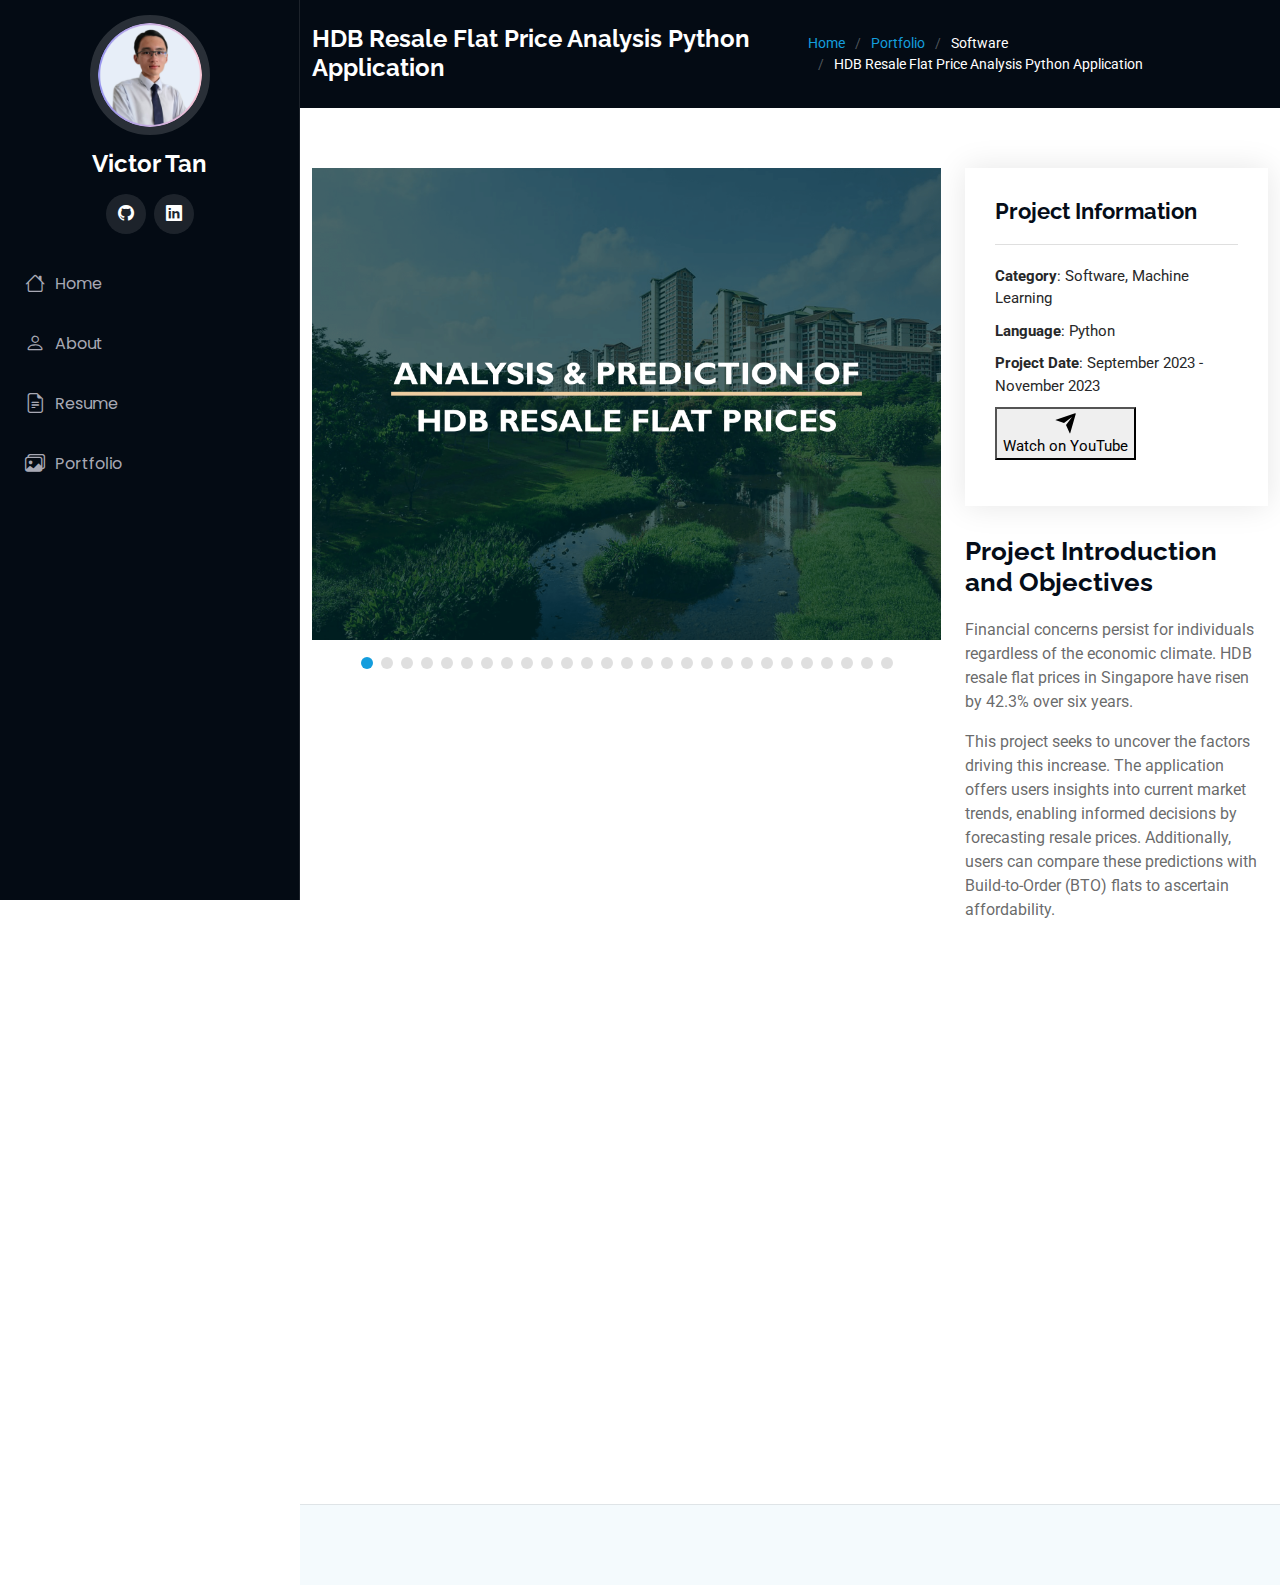
<file: pages/software/hdb-resale-flat-analysis.html>
<!DOCTYPE html>
<html lang="en">

<head>
    <meta charset="utf-8">
    <meta content="width=device-width, initial-scale=1.0" name="viewport">
    <title>HDB Resale Flat Price Analysis Python Application</title>
    <meta content="" name="description">
    <meta content="" name="keywords">
    
    <!-- Favicons -->
    <link href="../../assets/img/profile-img.png" rel="icon">
    
    <!-- Fonts -->
    <link href="https://fonts.googleapis.com" rel="preconnect">
    <link href="https://fonts.gstatic.com" rel="preconnect" crossorigin>
    <link
        href="https://fonts.googleapis.com/css2?family=Roboto:ital,wght@0,100;0,300;0,400;0,500;0,700;0,900;1,100;1,300;1,400;1,500;1,700;1,900&family=Poppins:ital,wght@0,100;0,200;0,300;0,400;0,500;0,600;0,700;0,800;0,900;1,100;1,200;1,300;1,400;1,500;1,600;1,700;1,800;1,900&family=Raleway:ital,wght@0,100;0,200;0,300;0,400;0,500;0,600;0,700;0,800;0,900;1,100;1,200;1,300;1,400;1,500;1,600;1,700;1,800;1,900&display=swap"
        rel="stylesheet">
    
    <!-- Vendor CSS Files -->
    <link href="../../assets/vendor/bootstrap/css/bootstrap.min.css" rel="stylesheet">
    <link href="../../assets/vendor/bootstrap-icons/bootstrap-icons.css" rel="stylesheet">
    <link href="../../assets/vendor/aos/aos.css" rel="stylesheet">
    <link href="../../assets/vendor/glightbox/css/glightbox.min.css" rel="stylesheet">
    <link href="../../assets/vendor/swiper/swiper-bundle.min.css" rel="stylesheet">
    
    <!-- Main CSS File -->
    <link href="../../assets/css/main.css" rel="stylesheet">
</head>

<body class="portfolio-details-page">
    <header id="header" class="header dark-background d-flex flex-column">
        <i class="header-toggle d-xl-none bi bi-list"></i>
        
        <div class="profile-img">
            <img src="../../assets/img/profile-img.png" alt="" class="img-fluid rounded-circle">
        </div>
        
        <a href="../../index.html" class="logo d-flex align-items-center justify-content-center">
            <h1 class="sitename">Victor Tan</h1>
        </a>
        
        <div class="social-links text-center">
            <a href="https://github.com/victortan102" class="github"><i class="bi bi-github"></i></a>
            <a href="https://www.linkedin.com/in/victor-tan102/" class="linkedin"><i class="bi bi-linkedin"></i></a>
        </div>
        
        <nav id="navmenu" class="navmenu">
            <ul>
                <li><a href="../../index.html#hero"><i class="bi bi-house navicon"></i>Home</a></li>
                <li><a href="../../index.html#about"><i class="bi bi-person navicon"></i> About</a></li>
                <li><a href="../../index.html#resume"><i class="bi bi-file-earmark-text navicon"></i> Resume</a></li>
                <li><a href="../../index.html#portfolio"><i class="bi bi-images navicon"></i> Portfolio</a></li>
                <!-- <li><a href="../../index.html#services"><i class="bi bi-hdd-stack navicon"></i> Services</a></li>
                <li class="dropdown"><a href="#"><i class="bi bi-menu-button navicon"></i> <span>Dropdown</span> <i
                            class="bi bi-chevron-down toggle-dropdown"></i></a>
                    <ul>
                        <li><a href="#">Dropdown 1</a></li>
                        <li class="dropdown"><a href="#"><span>Deep Dropdown</span> <i
                                    class="bi bi-chevron-down toggle-dropdown"></i></a>
                            <ul>
                                <li><a href="#">Deep Dropdown 1</a></li>
                                <li><a href="#">Deep Dropdown 2</a></li>
                                <li><a href="#">Deep Dropdown 3</a></li>
                                <li><a href="#">Deep Dropdown 4</a></li>
                                <li><a href="#">Deep Dropdown 5</a></li>
                            </ul>
                        </li>
                        <li><a href="#">Dropdown 2</a></li>
                        <li><a href="#">Dropdown 3</a></li>
                        <li><a href="#">Dropdown 4</a></li>
                    </ul>
                </li>
                <li><a href="#contact"><i class="bi bi-envelope navicon"></i> Contact</a></li> -->
            </ul>
        </nav>
    
    </header>
    
    <main class="main">
        <!-- Page Title -->
        <div class="page-title dark-background">
            <div class="container d-lg-flex justify-content-between align-items-center">
                <h1 class="mb-2 mb-lg-0">HDB Resale Flat Price Analysis Python Application</h1>
                <nav class="breadcrumbs">
                    <ol>
                        <li><a href="../../index.html">Home</a></li>
                        <li><a href="../../index.html#portfolio">Portfolio</a></li>
                        <li>Software</li>
                        <li class="current">HDB Resale Flat Price Analysis Python Application</li>
                    </ol>
                </nav>
            </div>
        </div><!-- End Page Title -->
        
        <!-- Portfolio Details Section -->
        <section id="portfolio-details" class="portfolio-details section">
            <div class="container" data-aos="fade-up" data-aos-delay="100">
                <div class="row gy-4">
                    <div class="col-lg-8">
                        <div class="portfolio-details-slider swiper init-swiper">
                            <script type="application/json" class="swiper-config">
                                {
                                "loop": true,
                                "speed": 600,
                                "autoplay": {
                                    "delay": 5000
                                },
                                "slidesPerView": "auto",
                                "pagination": {
                                    "el": ".swiper-pagination",
                                    "type": "bullets",
                                    "clickable": true
                                }
                                }
                            </script>
                            
                            <div class="swiper-wrapper align-items-center">
                                <div class="swiper-slide">
                                    <a href="../../assets/img/portfolio/software/hdb-flat-price-analysis-INF1002/thumbnail.png" 
                                        class="glightbox" 
                                        data-gallery="temasek-pizzas-gallery">
                                        <img src="../../assets/img/portfolio/software/hdb-flat-price-analysis-INF1002/thumbnail.png" alt="thumbnail">
                                    </a>
                                </div>
                                
                                <div class="swiper-slide">
                                    <a href="../../assets/img/portfolio/software/hdb-flat-price-analysis-INF1002/hdb-flat-app-home.png" 
                                        class="glightbox" 
                                        data-gallery="temasek-pizzas-gallery">
                                        <img src="../../assets/img/portfolio/software/hdb-flat-price-analysis-INF1002/hdb-flat-app-home.png" alt="hdb-flat-app-home">
                                    </a>
                                </div>
                                
                                <div class="swiper-slide">
                                    <a href="../../assets/img/portfolio/software/hdb-flat-price-analysis-INF1002/hdb-flat-app-demo-1.png" 
                                        class="glightbox" 
                                        data-gallery="temasek-pizzas-gallery">
                                        <img src="../../assets/img/portfolio/software/hdb-flat-price-analysis-INF1002/hdb-flat-app-demo-1.png" alt="hdb-flat-app-demo-1">
                                    </a>
                                </div>
                                
                                <div class="swiper-slide">
                                    <a href="../../assets/img/portfolio/software/hdb-flat-price-analysis-INF1002/hdb-flat-app-demo-2.png" 
                                        class="glightbox" 
                                        data-gallery="temasek-pizzas-gallery">
                                        <img src="../../assets/img/portfolio/software/hdb-flat-price-analysis-INF1002/hdb-flat-app-demo-2.png" alt="hdb-flat-app-demo-2">
                                    </a>
                                </div>
                                
                                <div class="swiper-slide">
                                    <a href="../../assets/img/portfolio/software/hdb-flat-price-analysis-INF1002/hdb-flat-app-demo-3.png" 
                                        class="glightbox" 
                                        data-gallery="temasek-pizzas-gallery">
                                        <img src="../../assets/img/portfolio/software/hdb-flat-price-analysis-INF1002/hdb-flat-app-demo-3.png" alt="hdb-flat-app-demo-3">
                                    </a>
                                </div>
                                
                                <div class="swiper-slide">
                                    <a href="../../assets/img/portfolio/software/hdb-flat-price-analysis-INF1002/hdb-flat-app-demo-4.png" 
                                        class="glightbox" 
                                        data-gallery="temasek-pizzas-gallery">
                                        <img src="../../assets/img/portfolio/software/hdb-flat-price-analysis-INF1002/hdb-flat-app-demo-4.png" alt="hdb-flat-app-demo-4">
                                    </a>
                                </div>
                                
                                <div class="swiper-slide">
                                    <a href="../../assets/img/portfolio/software/hdb-flat-price-analysis-INF1002/hdb-flat-app-demo-5.png" 
                                        class="glightbox" 
                                        data-gallery="temasek-pizzas-gallery">
                                        <img src="../../assets/img/portfolio/software/hdb-flat-price-analysis-INF1002/hdb-flat-app-demo-5.png" alt="hdb-flat-app-demo-5">
                                    </a>
                                </div>
                                
                                <div class="swiper-slide">
                                    <a href="../../assets/img/portfolio/software/hdb-flat-price-analysis-INF1002/hdb-flat-app-demo-6.png" 
                                        class="glightbox" 
                                        data-gallery="temasek-pizzas-gallery">
                                        <img src="../../assets/img/portfolio/software/hdb-flat-price-analysis-INF1002/hdb-flat-app-demo-6.png" alt="hdb-flat-app-demo-6">
                                    </a>
                                </div>
                                
                                <div class="swiper-slide">
                                    <a href="../../assets/img/portfolio/software/hdb-flat-price-analysis-INF1002/hdb-flat-app-demo-7.png" 
                                        class="glightbox" 
                                        data-gallery="temasek-pizzas-gallery">
                                        <img src="../../assets/img/portfolio/software/hdb-flat-price-analysis-INF1002/hdb-flat-app-demo-7.png" alt="hdb-flat-app-demo-7">
                                    </a>
                                </div>
                                
                                <div class="swiper-slide">
                                    <a href="../../assets/img/portfolio/software/hdb-flat-price-analysis-INF1002/hdb-flat-app-demo-8.png" 
                                        class="glightbox" 
                                        data-gallery="temasek-pizzas-gallery">
                                        <img src="../../assets/img/portfolio/software/hdb-flat-price-analysis-INF1002/hdb-flat-app-demo-8.png" alt="hdb-flat-app-demo-8">
                                    </a>
                                </div>
                                
                                <div class="swiper-slide">
                                    <a href="../../assets/img/portfolio/software/hdb-flat-price-analysis-INF1002/hdb-flat-app-demo-9.png" 
                                        class="glightbox" 
                                        data-gallery="temasek-pizzas-gallery">
                                        <img src="../../assets/img/portfolio/software/hdb-flat-price-analysis-INF1002/hdb-flat-app-demo-9.png" alt="hdb-flat-app-demo-9">
                                    </a>
                                </div>
                                
                                <div class="swiper-slide">
                                    <a href="../../assets/img/portfolio/software/hdb-flat-price-analysis-INF1002/hdb-flat-app-demo-10.png" 
                                        class="glightbox" 
                                        data-gallery="temasek-pizzas-gallery">
                                        <img src="../../assets/img/portfolio/software/hdb-flat-price-analysis-INF1002/hdb-flat-app-demo-10.png" alt="hdb-flat-app-demo-10">
                                    </a>
                                </div>
                                
                                <div class="swiper-slide">
                                    <a href="../../assets/img/portfolio/software/hdb-flat-price-analysis-INF1002/hdb-flat-app-demo-11.png" 
                                        class="glightbox" 
                                        data-gallery="temasek-pizzas-gallery">
                                        <img src="../../assets/img/portfolio/software/hdb-flat-price-analysis-INF1002/hdb-flat-app-demo-11.png" alt="hdb-flat-app-demo-11">
                                    </a>
                                </div>
                                
                                <div class="swiper-slide">
                                    <a href="../../assets/img/portfolio/software/hdb-flat-price-analysis-INF1002/hdb-flat-app-demo-12.png" 
                                        class="glightbox" 
                                        data-gallery="temasek-pizzas-gallery">
                                        <img src="../../assets/img/portfolio/software/hdb-flat-price-analysis-INF1002/hdb-flat-app-demo-12.png" alt="hdb-flat-app-demo-12">
                                    </a>
                                </div>
                                
                                <div class="swiper-slide">
                                    <a href="../../assets/img/portfolio/software/hdb-flat-price-analysis-INF1002/hdb-flat-app-demo-13.png" 
                                        class="glightbox" 
                                        data-gallery="temasek-pizzas-gallery">
                                        <img src="../../assets/img/portfolio/software/hdb-flat-price-analysis-INF1002/hdb-flat-app-demo-13.png" alt="hdb-flat-app-demo-13">
                                    </a>
                                </div>
                                
                                <div class="swiper-slide">
                                    <a href="../../assets/img/portfolio/software/hdb-flat-price-analysis-INF1002/hdb-flat-app-demo-14.png" 
                                        class="glightbox" 
                                        data-gallery="temasek-pizzas-gallery">
                                        <img src="../../assets/img/portfolio/software/hdb-flat-price-analysis-INF1002/hdb-flat-app-demo-14.png" alt="hdb-flat-app-demo-14">
                                    </a>
                                </div>
                                
                                <div class="swiper-slide">
                                    <a href="../../assets/img/portfolio/software/hdb-flat-price-analysis-INF1002/hdb-flat-app-demo-15.png" 
                                        class="glightbox" 
                                        data-gallery="temasek-pizzas-gallery">
                                        <img src="../../assets/img/portfolio/software/hdb-flat-price-analysis-INF1002/hdb-flat-app-demo-15.png" alt="hdb-flat-app-demo-15">
                                    </a>
                                </div>
                                
                                <div class="swiper-slide">
                                    <a href="../../assets/img/portfolio/software/hdb-flat-price-analysis-INF1002/hdb-flat-app-demo-16.png" 
                                        class="glightbox" 
                                        data-gallery="temasek-pizzas-gallery">
                                        <img src="../../assets/img/portfolio/software/hdb-flat-price-analysis-INF1002/hdb-flat-app-demo-16.png" alt="hdb-flat-app-demo-16">
                                    </a>
                                </div>
                                
                                <div class="swiper-slide">
                                    <a href="../../assets/img/portfolio/software/hdb-flat-price-analysis-INF1002/hdb-flat-app-demo-17.png" 
                                        class="glightbox" 
                                        data-gallery="temasek-pizzas-gallery">
                                        <img src="../../assets/img/portfolio/software/hdb-flat-price-analysis-INF1002/hdb-flat-app-demo-17.png" alt="hdb-flat-app-demo-17">
                                    </a>
                                </div>
                                
                                <div class="swiper-slide">
                                    <a href="../../assets/img/portfolio/software/hdb-flat-price-analysis-INF1002/hdb-flat-app-demo-18.png" 
                                        class="glightbox" 
                                        data-gallery="temasek-pizzas-gallery">
                                        <img src="../../assets/img/portfolio/software/hdb-flat-price-analysis-INF1002/hdb-flat-app-demo-18.png" alt="hdb-flat-app-demo-18">
                                    </a>
                                </div>
                                
                                <div class="swiper-slide">
                                    <a href="../../assets/img/portfolio/software/hdb-flat-price-analysis-INF1002/hdb-flat-app-demo-19.png" 
                                        class="glightbox" 
                                        data-gallery="temasek-pizzas-gallery">
                                        <img src="../../assets/img/portfolio/software/hdb-flat-price-analysis-INF1002/hdb-flat-app-demo-19.png" alt="hdb-flat-app-demo-19">
                                    </a>
                                </div>
                                
                                <div class="swiper-slide">
                                    <a href="../../assets/img/portfolio/software/hdb-flat-price-analysis-INF1002/hdb-flat-app-demo-20.png" 
                                        class="glightbox" 
                                        data-gallery="temasek-pizzas-gallery">
                                        <img src="../../assets/img/portfolio/software/hdb-flat-price-analysis-INF1002/hdb-flat-app-demo-20.png" alt="hdb-flat-app-demo-20">
                                    </a>
                                </div>
                                
                                <div class="swiper-slide">
                                    <a href="../../assets/img/portfolio/software/hdb-flat-price-analysis-INF1002/hdb-flat-app-demo-21.png" 
                                        class="glightbox" 
                                        data-gallery="temasek-pizzas-gallery">
                                        <img src="../../assets/img/portfolio/software/hdb-flat-price-analysis-INF1002/hdb-flat-app-demo-21.png" alt="hdb-flat-app-demo-21">
                                    </a>
                                </div>
                                
                                <div class="swiper-slide">
                                    <a href="../../assets/img/portfolio/software/hdb-flat-price-analysis-INF1002/hdb-flat-app-demo-22.png" 
                                        class="glightbox" 
                                        data-gallery="temasek-pizzas-gallery">
                                        <img src="../../assets/img/portfolio/software/hdb-flat-price-analysis-INF1002/hdb-flat-app-demo-22.png" alt="hdb-flat-app-demo-22">
                                    </a>
                                </div>
                                
                                <div class="swiper-slide">
                                    <a href="../../assets/img/portfolio/software/hdb-flat-price-analysis-INF1002/hdb-flat-app-demo-23.png" 
                                        class="glightbox" 
                                        data-gallery="temasek-pizzas-gallery">
                                        <img src="../../assets/img/portfolio/software/hdb-flat-price-analysis-INF1002/hdb-flat-app-demo-23.png" alt="hdb-flat-app-demo-23">
                                    </a>
                                </div>
                                
                                <div class="swiper-slide">
                                    <a href="../../assets/img/portfolio/software/hdb-flat-price-analysis-INF1002/hdb-flat-app-demo-24.png" 
                                        class="glightbox" 
                                        data-gallery="temasek-pizzas-gallery">
                                        <img src="../../assets/img/portfolio/software/hdb-flat-price-analysis-INF1002/hdb-flat-app-demo-24.png" alt="hdb-flat-app-demo-24">
                                    </a>
                                </div>
                                <div class="swiper-slide">
                                    <a href="../../assets/img/portfolio/software/hdb-flat-price-analysis-INF1002/hdb-flat-app-demo-25.png" 
                                        class="glightbox" 
                                        data-gallery="temasek-pizzas-gallery">
                                        <img src="../../assets/img/portfolio/software/hdb-flat-price-analysis-INF1002/hdb-flat-app-demo-25.png" alt="hdb-flat-app-demo-25">
                                    </a>
                                </div>
                                
                            </div>
                            <div class="swiper-pagination"></div>
                        </div>
                    </div>
                    
                    <div class="col-lg-4">
                        <div class="portfolio-info" data-aos="fade-up" data-aos-delay="200">
                            <h3>Project Information</h3>
                            <ul>
                                <li><strong>Category</strong>: Software, Machine Learning</li>
                                <li><strong>Language</strong>: Python</li>
                                <li><strong>Project Date</strong>: September 2023 - November 2023</li>
                                <li>
                                    <a href="https://youtu.be/IrH3ddZXZBM" target="_blank">
                                        <button class="youtube-button">
                                            <div class="svg-wrapper-1">
                                                <div class="svg-wrapper">
                                                    <svg height="24" width="24" viewBox="0 0 24 24" xmlns="http://www.w3.org/2000/svg">
                                                        <path d="M0 0h24v24H0z" fill="none"></path>
                                                        <path d="M1.946 9.315c-.522-.174-.527-.455.01-.634l19.087-6.362c.529-.176.832.12.684.638l-5.454 19.086c-.15.529-.455.547-.679.045L12 14l6-8-8 6-8.054-2.685z" fill="currentColor"></path>
                                                    </svg>
                                                </div>
                                            </div>
                                            <span>Watch on YouTube</span>
                                        </button>
                                    </a>
                                </li>
                            </ul>
                        </div>
                        <div class="portfolio-description" data-aos="fade-up" data-aos-delay="300">
                            <h2>Project Introduction and Objectives</h2>
                            <p>
                                Financial concerns persist for individuals regardless of the economic climate. 
                                HDB resale flat prices in Singapore have risen by 42.3% over six years. 
                            </p>
                            <p>
                                This project seeks to uncover the factors driving this increase. 
                                The application offers users insights into current market trends, 
                                enabling informed decisions by forecasting resale prices. 
                                Additionally, users can compare these predictions with Build-to-Order (BTO) flats 
                                to ascertain affordability.
                            </p>
                        </div>
                    </div>
                </div>
            </div>
        </section><!-- /Portfolio Details Section -->
        
        <!-- Additional Details Section -->
        <section id="additional-details" class="portfolio-details section">
            <div class="container portfolio-description" data-aos="fade-up" data-aos-delay="100">
                <h2>🗝️ Key Features of Application</h2>
                <ul>
                    <li><strong>User-Friendly GUI</strong>: Graphical Interface that facilitates seamless navigation and effortless usability within the application.</li>
                    <li><strong>Historical Data</strong>: Dataset with Resale Flat Prices based on registration date from <strong>Jan 2017 to Sep 2023</strong>.</li>
                    <li><strong>Browsing the Dataset</strong>: Browse the dataset in the Graphical-User-Interface (GUI), filter rows and plot graphs from the table.</li>
                    <li><strong>Time Series Analysis</strong>: Examine the historical trends in the resale prices of flats over the years.</li>
                    <li><strong>Geographical Analysis</strong>: Visualize historical resale flat transactions on a map.</li>
                    <li><strong>Storey Range Analysis</strong>: Examine the correlation between the height or floor level of a flat and its potential influence on resale property prices.</li>
                    <li><strong>Flat Type and Size Insights</strong>: View the different flat types, sizes and models and how they influence resale flat prices.</li>
                    <li><strong>Remaining Lease Analysis</strong>: Examine the correlation between flat prices and the duration of the remaining lease.</li>
                    <li><strong>Flat Price Prediction</strong>: Estimate the potential resale value of a particular flat model by analyzing historical pricing data.</li>
                    <li><strong>Import Dataset</strong>: Download the most recent dataset from <a href="https://beta.data.gov.sg/collections/189/datasets/d_8b84c4ee58e3cfc0ece0d773c8ca6abc/view" target="_blank">data.gov.sg</a> and integrate it into the application for up-to-date data analysis.</li>
                </ul>
            </div>
        </section><!-- /Additional Details Section -->
    </main>
    
    <footer id="footer" class="footer position-relative light-background">
    </footer>
    
    <!-- Scroll Top -->
    <a href="#" id="scroll-top" class="scroll-top d-flex align-items-center justify-content-center"><i
        class="bi bi-arrow-up-short"></i>
    </a>
    
    <!-- Preloader -->
    <div id="preloader"></div>
    
    <!-- Vendor JS Files -->
    <script src="../../assets/vendor/bootstrap/js/bootstrap.bundle.min.js"></script>
    <script src="../../assets/vendor/php-email-form/validate.js"></script>
    <script src="../../assets/vendor/aos/aos.js"></script>
    <script src="../../assets/vendor/typed.js/typed.umd.js"></script>
    <script src="../../assets/vendor/purecounter/purecounter_vanilla.js"></script>
    <script src="../../assets/vendor/waypoints/noframework.waypoints.js"></script>
    <script src="../../assets/vendor/glightbox/js/glightbox.min.js"></script>
    <script src="../../assets/vendor/imagesloaded/imagesloaded.pkgd.min.js"></script>
    <script src="../../assets/vendor/isotope-layout/isotope.pkgd.min.js"></script>
    <script src="../../assets/vendor/swiper/swiper-bundle.min.js"></script>
    
    <!-- Initialize Glightbox -->
    <script>
        const lightbox = GLightbox({
            selector: '.glightbox',
            touchNavigation: true,
            loop: true,
            zoomable: true,
        });
    </script>
    
    <!-- Main JS File -->
    <script src="../../assets/js/main.js"></script>
</body>
</html>
</file>
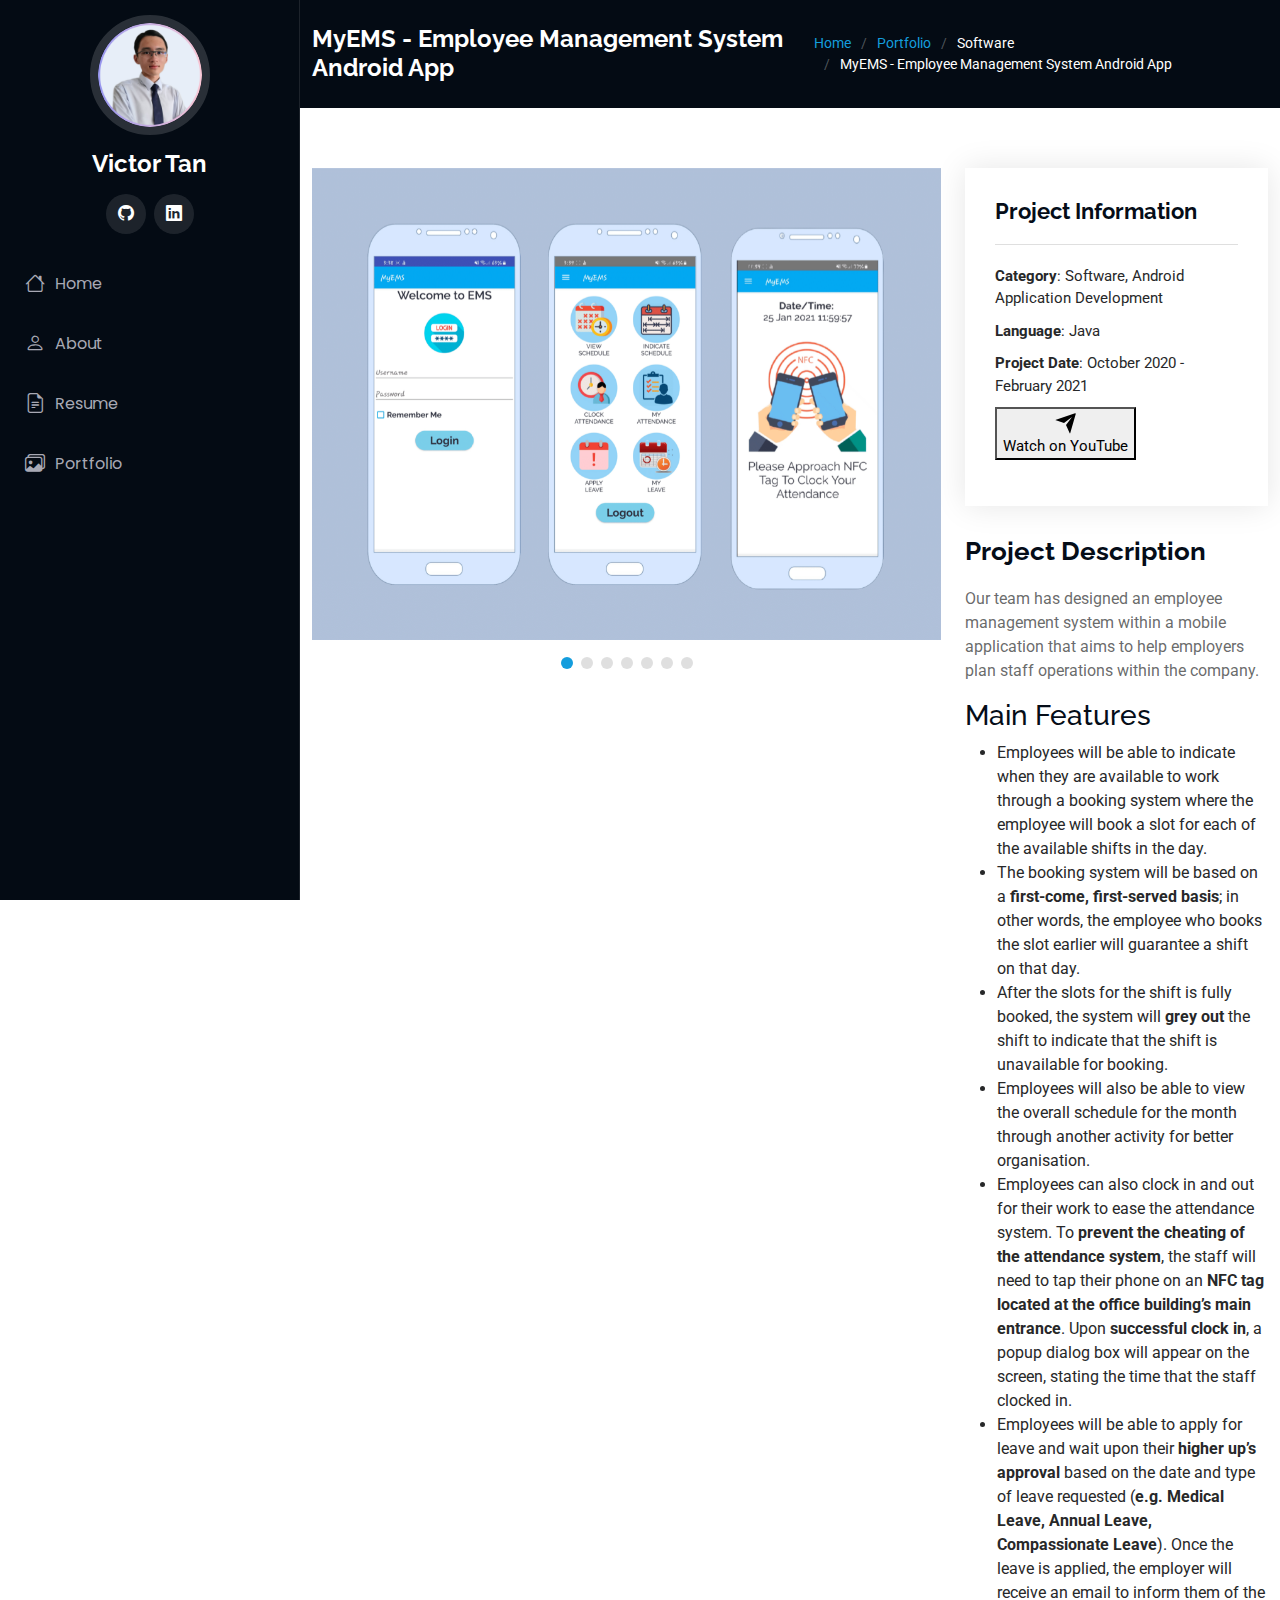
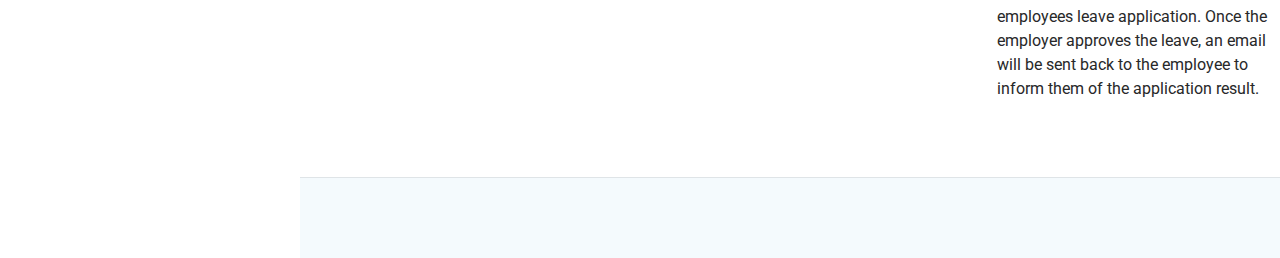
<file: pages/software/myems-employee-management-system.html>
<!DOCTYPE html>
<html lang="en">

<head>
    <meta charset="utf-8">
    <meta content="width=device-width, initial-scale=1.0" name="viewport">
    <title>MyEMS - Employee Management System Android App</title>
    <meta content="" name="description">
    <meta content="" name="keywords">
    
    <!-- Favicons -->
    <link href="../../assets/img/profile-img.png" rel="icon">
    
    <!-- Fonts -->
    <link href="https://fonts.googleapis.com" rel="preconnect">
    <link href="https://fonts.gstatic.com" rel="preconnect" crossorigin>
    <link
        href="https://fonts.googleapis.com/css2?family=Roboto:ital,wght@0,100;0,300;0,400;0,500;0,700;0,900;1,100;1,300;1,400;1,500;1,700;1,900&family=Poppins:ital,wght@0,100;0,200;0,300;0,400;0,500;0,600;0,700;0,800;0,900;1,100;1,200;1,300;1,400;1,500;1,600;1,700;1,800;1,900&family=Raleway:ital,wght@0,100;0,200;0,300;0,400;0,500;0,600;0,700;0,800;0,900;1,100;1,200;1,300;1,400;1,500;1,600;1,700;1,800;1,900&display=swap"
        rel="stylesheet">
    
    <!-- Vendor CSS Files -->
    <link href="../../assets/vendor/bootstrap/css/bootstrap.min.css" rel="stylesheet">
    <link href="../../assets/vendor/bootstrap-icons/bootstrap-icons.css" rel="stylesheet">
    <link href="../../assets/vendor/aos/aos.css" rel="stylesheet">
    <link href="../../assets/vendor/glightbox/css/glightbox.min.css" rel="stylesheet">
    <link href="../../assets/vendor/swiper/swiper-bundle.min.css" rel="stylesheet">
    
    <!-- Main CSS File -->
    <link href="../../assets/css/main.css" rel="stylesheet">
</head>

<body class="portfolio-details-page">
    <header id="header" class="header dark-background d-flex flex-column">
        <i class="header-toggle d-xl-none bi bi-list"></i>
        
        <div class="profile-img">
            <img src="../../assets/img/profile-img.png" alt="" class="img-fluid rounded-circle">
        </div>
        
        <a href="../../index.html" class="logo d-flex align-items-center justify-content-center">
            <h1 class="sitename">Victor Tan</h1>
        </a>
        
        <div class="social-links text-center">
            <a href="https://github.com/victortan102" class="github"><i class="bi bi-github"></i></a>
            <a href="https://www.linkedin.com/in/victor-tan102/" class="linkedin"><i class="bi bi-linkedin"></i></a>
        </div>
        
        <nav id="navmenu" class="navmenu">
            <ul>
                <li><a href="../../index.html#hero"><i class="bi bi-house navicon"></i>Home</a></li>
                <li><a href="../../index.html#about"><i class="bi bi-person navicon"></i> About</a></li>
                <li><a href="../../index.html#resume"><i class="bi bi-file-earmark-text navicon"></i> Resume</a></li>
                <li><a href="../../index.html#portfolio"><i class="bi bi-images navicon"></i> Portfolio</a></li>
                <!-- <li><a href="../../index.html#services"><i class="bi bi-hdd-stack navicon"></i> Services</a></li>
                <li class="dropdown"><a href="#"><i class="bi bi-menu-button navicon"></i> <span>Dropdown</span> <i
                            class="bi bi-chevron-down toggle-dropdown"></i></a>
                    <ul>
                        <li><a href="#">Dropdown 1</a></li>
                        <li class="dropdown"><a href="#"><span>Deep Dropdown</span> <i
                                    class="bi bi-chevron-down toggle-dropdown"></i></a>
                            <ul>
                                <li><a href="#">Deep Dropdown 1</a></li>
                                <li><a href="#">Deep Dropdown 2</a></li>
                                <li><a href="#">Deep Dropdown 3</a></li>
                                <li><a href="#">Deep Dropdown 4</a></li>
                                <li><a href="#">Deep Dropdown 5</a></li>
                            </ul>
                        </li>
                        <li><a href="#">Dropdown 2</a></li>
                        <li><a href="#">Dropdown 3</a></li>
                        <li><a href="#">Dropdown 4</a></li>
                    </ul>
                </li>
                <li><a href="#contact"><i class="bi bi-envelope navicon"></i> Contact</a></li> -->
            </ul>
        </nav>
    
    </header>
    
    <main class="main">
        <!-- Page Title -->
        <div class="page-title dark-background">
            <div class="container d-lg-flex justify-content-between align-items-center">
                <h1 class="mb-2 mb-lg-0">MyEMS - Employee Management System Android App</h1>
                <nav class="breadcrumbs">
                    <ol>
                        <li><a href="../../index.html">Home</a></li>
                        <li><a href="../../index.html#portfolio">Portfolio</a></li>
                        <li>Software</li>
                        <li class="current">MyEMS - Employee Management System Android App</li>
                    </ol>
                </nav>
            </div>
        </div><!-- End Page Title -->
        
        <!-- Portfolio Details Section -->
        <section id="portfolio-details" class="portfolio-details section">
            <div class="container" data-aos="fade-up" data-aos-delay="100">
                <div class="row gy-4">
                    <div class="col-lg-8">
                        <div class="portfolio-details-slider swiper init-swiper">
                            <script type="application/json" class="swiper-config">
                                {
                                "loop": true,
                                "speed": 600,
                                "autoplay": {
                                    "delay": 5000
                                },
                                "slidesPerView": "auto",
                                "pagination": {
                                    "el": ".swiper-pagination",
                                    "type": "bullets",
                                    "clickable": true
                                }
                                }
                            </script>
                            
                            <div class="swiper-wrapper align-items-center">
                                <div class="swiper-slide">
                                    <a href="../../assets/img/portfolio/software/myems-MDAD/thumbnail.png" 
                                        class="glightbox" 
                                        data-gallery="temasek-pizzas-gallery">
                                        <img src="../../assets/img/portfolio/software/myems-MDAD/thumbnail.png" alt="thumbnail">
                                    </a>
                                </div>
                                
                                <div class="swiper-slide">
                                    <a href="../../assets/img/portfolio/software/myems-MDAD/2-myems-clock-dialog.png" 
                                        class="glightbox" 
                                        data-gallery="temasek-pizzas-gallery">
                                        <img src="../../assets/img/portfolio/software/myems-MDAD/2-myems-clock-dialog.png" alt="myems-clock-dialog">
                                    </a>
                                </div>
                                
                                <div class="swiper-slide">
                                    <a href="../../assets/img/portfolio/software/myems-MDAD/3-myems-shift-booking.png" 
                                        class="glightbox" 
                                        data-gallery="temasek-pizzas-gallery">
                                        <img src="../../assets/img/portfolio/software/myems-MDAD/3-myems-shift-booking.png" alt="myems-shift-booking">
                                    </a>
                                </div>
                                
                                <div class="swiper-slide">
                                    <a href="../../assets/img/portfolio/software/myems-MDAD/4-myems-leave-attendance.png" 
                                        class="glightbox" 
                                        data-gallery="temasek-pizzas-gallery">
                                        <img src="../../assets/img/portfolio/software/myems-MDAD/4-myems-leave-attendance.png" alt="myems-leave-attendance">
                                    </a>
                                </div>
                                
                                <div class="swiper-slide">
                                    <a href="../../assets/img/portfolio/software/myems-MDAD/5-myems-apply-leave.png" 
                                        class="glightbox" 
                                        data-gallery="temasek-pizzas-gallery">
                                        <img src="../../assets/img/portfolio/software/myems-MDAD/5-myems-apply-leave.png" alt="myems-apply-leave">
                                    </a>
                                </div>
                                
                                <div class="swiper-slide">
                                    <a href="../../assets/img/portfolio/software/myems-MDAD/6-myems-employer.png" 
                                        class="glightbox" 
                                        data-gallery="temasek-pizzas-gallery">
                                        <img src="../../assets/img/portfolio/software/myems-MDAD/6-myems-employer.png" alt="myems-employer">
                                    </a>
                                </div>
                                
                                <div class="swiper-slide">
                                    <a href="../../assets/img/portfolio/software/myems-MDAD/7-myems-leave-actions.png" 
                                        class="glightbox" 
                                        data-gallery="temasek-pizzas-gallery">
                                        <img src="../../assets/img/portfolio/software/myems-MDAD/7-myems-leave-actions.png" alt="myems-leave-actions">
                                    </a>
                                </div>
                            </div>
                            <div class="swiper-pagination"></div>
                        </div>
                    </div>
                    
                    <div class="col-lg-4">
                        <div class="portfolio-info" data-aos="fade-up" data-aos-delay="200">
                            <h3>Project Information</h3>
                            <ul>
                                <li><strong>Category</strong>: Software, Android Application Development</li>
                                <li><strong>Language</strong>: Java</li>
                                <li><strong>Project Date</strong>: October 2020 - February 2021</li>
                                <li>
                                    <a href="https://youtu.be/FcFotb67Ldo" target="_blank">
                                        <button class="youtube-button">
                                            <div class="svg-wrapper-1">
                                                <div class="svg-wrapper">
                                                    <svg height="24" width="24" viewBox="0 0 24 24" xmlns="http://www.w3.org/2000/svg">
                                                        <path d="M0 0h24v24H0z" fill="none"></path>
                                                        <path d="M1.946 9.315c-.522-.174-.527-.455.01-.634l19.087-6.362c.529-.176.832.12.684.638l-5.454 19.086c-.15.529-.455.547-.679.045L12 14l6-8-8 6-8.054-2.685z" fill="currentColor"></path>
                                                    </svg>
                                                </div>
                                            </div>
                                            <span>Watch on YouTube</span>
                                        </button>
                                    </a>
                                </li>
                            </ul>
                        </div>
                        <div class="portfolio-description" data-aos="fade-up" data-aos-delay="300">
                            <h2>Project Description</h2>
                            <p>
                                Our team has designed an employee management system within a mobile application that aims 
                                to help employers plan staff operations within the company.
                            </p>
                            
                            <h3>Main Features</h3>
                            <ul>
                                <li>
                                    Employees will be able to indicate when they are available to work through a booking system 
                                    where the employee will book a slot for each of the available shifts in the day.
                                </li>
                                <li>
                                    The booking system will be based on a <strong>first-come, first-served basis</strong>; in other words, 
                                    the employee who books the slot earlier will guarantee a shift on that day.
                                </li>
                                <li>
                                    After the slots for the shift is fully booked, the system will <strong>grey out</strong> the shift 
                                    to indicate that the shift is unavailable for booking.
                                </li>
                                <li>
                                    Employees will also be able to view the overall schedule for the month through another activity for 
                                    better organisation.
                                </li>
                                <li>
                                    Employees can also clock in and out for their work to ease the attendance system. To <strong>prevent the cheating of the attendance system</strong>, 
                                    the staff will need to tap their phone on an <strong>NFC tag located at the office building’s main entrance</strong>. 
                                    Upon <strong>successful clock in</strong>, a popup dialog box will appear on the screen, stating the time that the staff clocked in.
                                </li>
                                <li>
                                    Employees will be able to apply for leave and wait upon their <strong>higher up’s approval</strong> based on the date and type of leave 
                                    requested (<strong>e.g. Medical Leave, Annual Leave, Compassionate Leave</strong>). Once the leave is applied, the employer will receive an email 
                                    to inform them of the employees leave application. Once the employer approves the leave, an email will be sent back to the employee to inform them of the application result.
                                </li>
                            </ul>
                        </div>
                    </div>
                </div>
            </div>
        </section><!-- /Portfolio Details Section -->
    </main>
    
    <footer id="footer" class="footer position-relative light-background">
    </footer>
    
    <!-- Scroll Top -->
    <a href="#" id="scroll-top" class="scroll-top d-flex align-items-center justify-content-center"><i
        class="bi bi-arrow-up-short"></i>
    </a>
    
    <!-- Preloader -->
    <div id="preloader"></div>
    
    <!-- Vendor JS Files -->
    <script src="../../assets/vendor/bootstrap/js/bootstrap.bundle.min.js"></script>
    <script src="../../assets/vendor/php-email-form/validate.js"></script>
    <script src="../../assets/vendor/aos/aos.js"></script>
    <script src="../../assets/vendor/typed.js/typed.umd.js"></script>
    <script src="../../assets/vendor/purecounter/purecounter_vanilla.js"></script>
    <script src="../../assets/vendor/waypoints/noframework.waypoints.js"></script>
    <script src="../../assets/vendor/glightbox/js/glightbox.min.js"></script>
    <script src="../../assets/vendor/imagesloaded/imagesloaded.pkgd.min.js"></script>
    <script src="../../assets/vendor/isotope-layout/isotope.pkgd.min.js"></script>
    <script src="../../assets/vendor/swiper/swiper-bundle.min.js"></script>
    
    <!-- Initialize Glightbox -->
    <script>
        const lightbox = GLightbox({
            selector: '.glightbox',
            touchNavigation: true,
            loop: true,
            zoomable: true,
        });
    </script>
    
    <!-- Main JS File -->
    <script src="../../assets/js/main.js"></script>
</body>
</html>
</file>
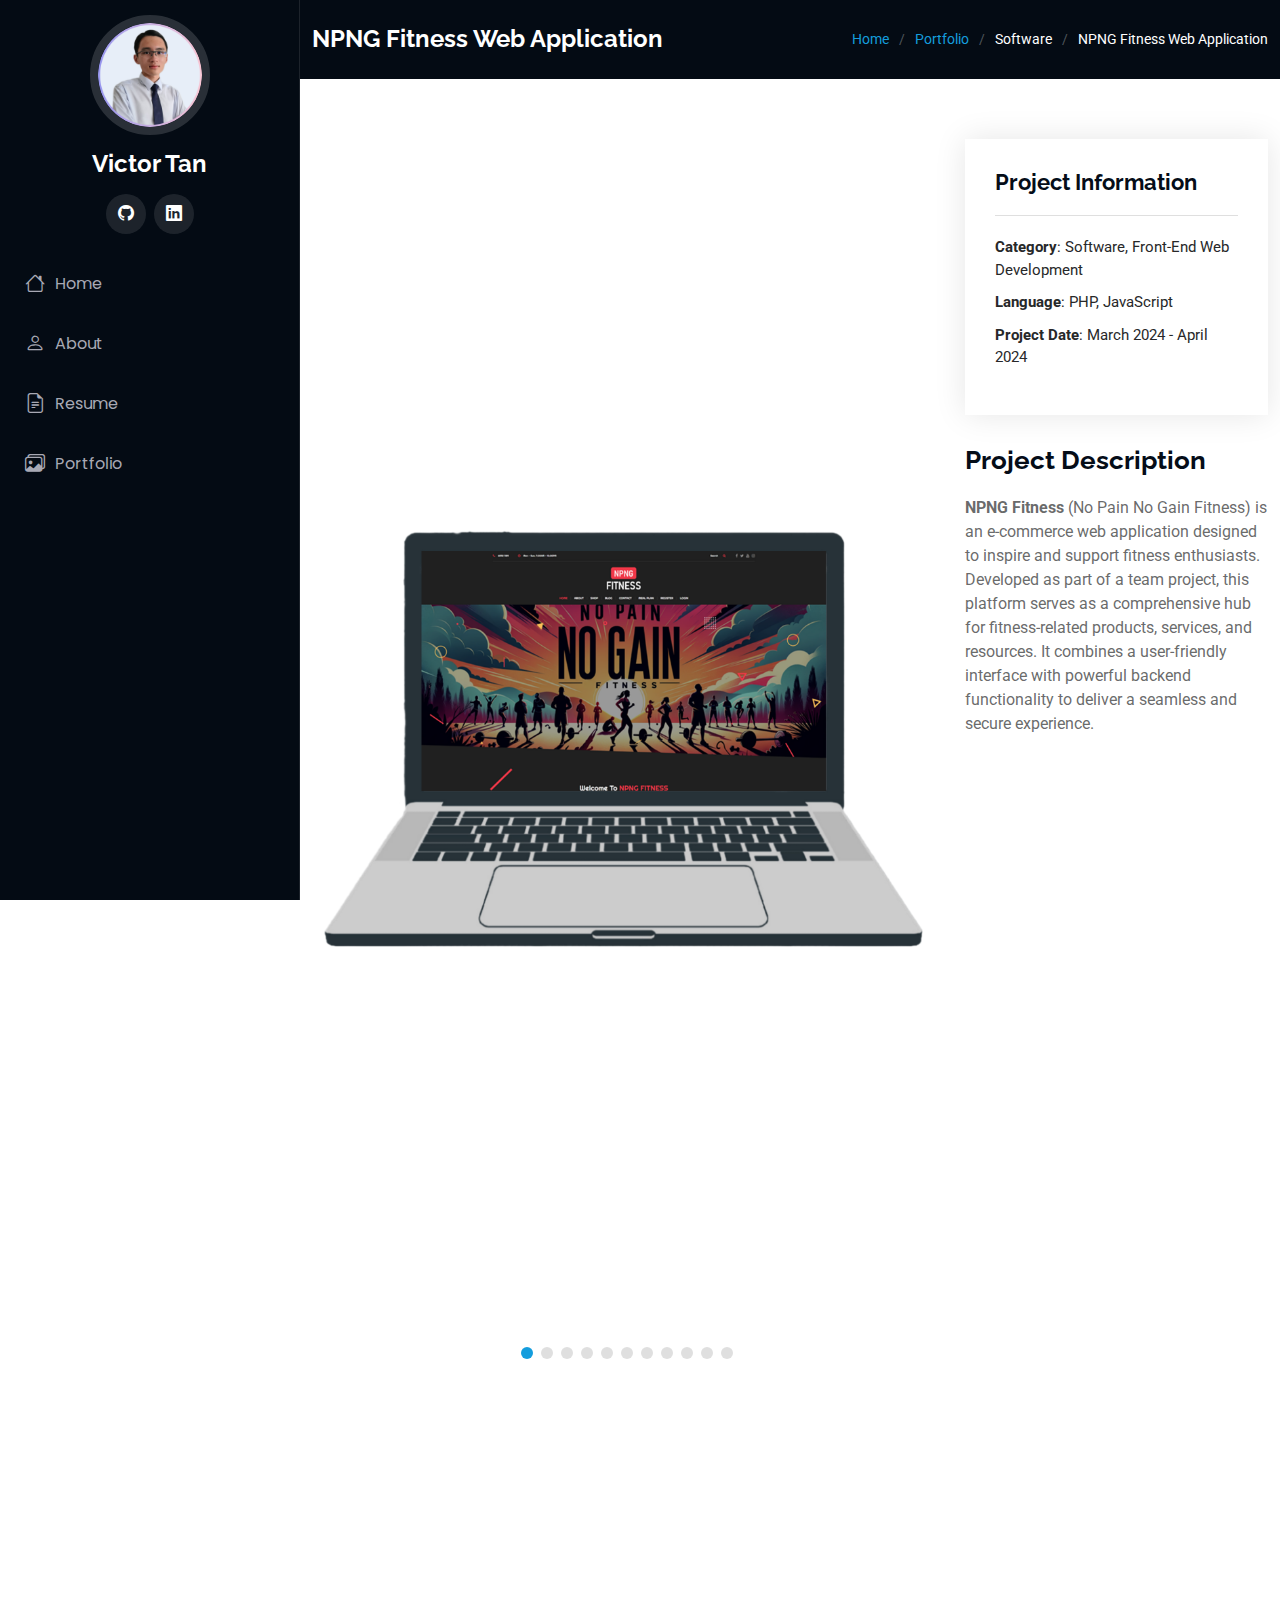
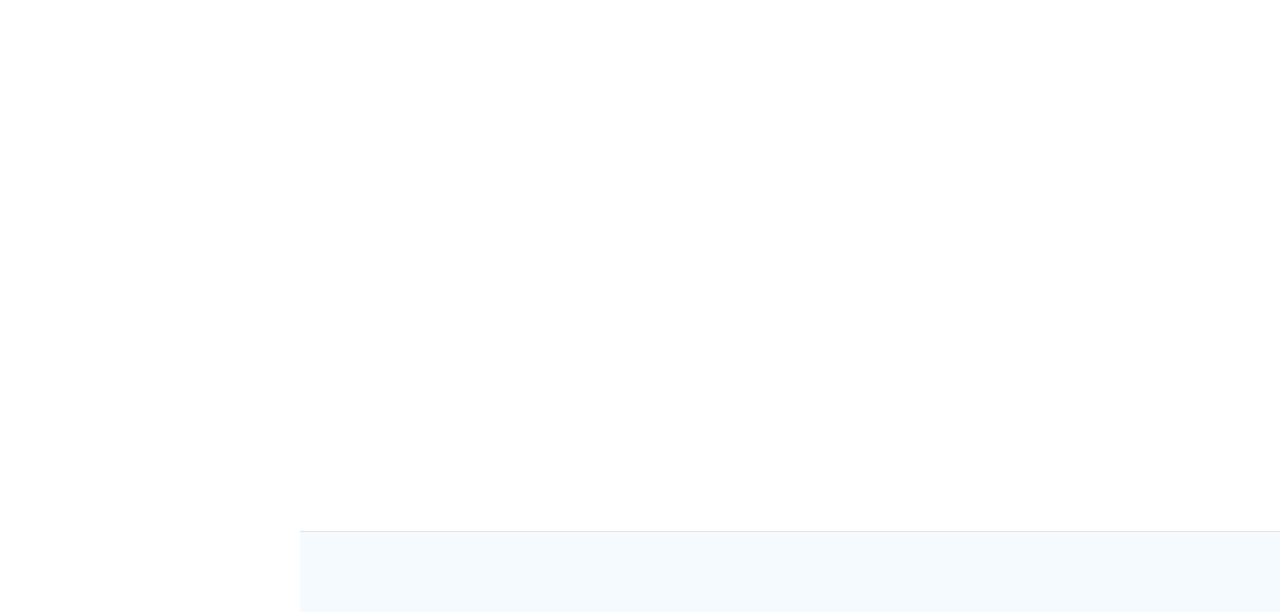
<file: pages/software/npng-fitness.html>
<!DOCTYPE html>
<html lang="en">

<head>
    <meta charset="utf-8">
    <meta content="width=device-width, initial-scale=1.0" name="viewport">
    <title>NPNG Fitness Web Application</title>
    <meta content="" name="description">
    <meta content="" name="keywords">
    
    <!-- Favicons -->
    <link href="../../assets/img/profile-img.png" rel="icon">
    
    <!-- Fonts -->
    <link href="https://fonts.googleapis.com" rel="preconnect">
    <link href="https://fonts.gstatic.com" rel="preconnect" crossorigin>
    <link
        href="https://fonts.googleapis.com/css2?family=Roboto:ital,wght@0,100;0,300;0,400;0,500;0,700;0,900;1,100;1,300;1,400;1,500;1,700;1,900&family=Poppins:ital,wght@0,100;0,200;0,300;0,400;0,500;0,600;0,700;0,800;0,900;1,100;1,200;1,300;1,400;1,500;1,600;1,700;1,800;1,900&family=Raleway:ital,wght@0,100;0,200;0,300;0,400;0,500;0,600;0,700;0,800;0,900;1,100;1,200;1,300;1,400;1,500;1,600;1,700;1,800;1,900&display=swap"
        rel="stylesheet">
    
    <!-- Vendor CSS Files -->
    <link href="../../assets/vendor/bootstrap/css/bootstrap.min.css" rel="stylesheet">
    <link href="../../assets/vendor/bootstrap-icons/bootstrap-icons.css" rel="stylesheet">
    <link href="../../assets/vendor/aos/aos.css" rel="stylesheet">
    <link href="../../assets/vendor/glightbox/css/glightbox.min.css" rel="stylesheet">
    <link href="../../assets/vendor/swiper/swiper-bundle.min.css" rel="stylesheet">
    
    <!-- Main CSS File -->
    <link href="../../assets/css/main.css" rel="stylesheet">
</head>

<body class="portfolio-details-page">
    <header id="header" class="header dark-background d-flex flex-column">
        <i class="header-toggle d-xl-none bi bi-list"></i>
        
        <div class="profile-img">
            <img src="../../assets/img/profile-img.png" alt="" class="img-fluid rounded-circle">
        </div>
        
        <a href="../../index.html" class="logo d-flex align-items-center justify-content-center">
            <h1 class="sitename">Victor Tan</h1>
        </a>
        
        <div class="social-links text-center">
            <a href="https://github.com/victortan102" class="github"><i class="bi bi-github"></i></a>
            <a href="https://www.linkedin.com/in/victor-tan102/" class="linkedin"><i class="bi bi-linkedin"></i></a>
        </div>
        
        <nav id="navmenu" class="navmenu">
            <ul>
                <li><a href="../../index.html#hero"><i class="bi bi-house navicon"></i>Home</a></li>
                <li><a href="../../index.html#about"><i class="bi bi-person navicon"></i> About</a></li>
                <li><a href="../../index.html#resume"><i class="bi bi-file-earmark-text navicon"></i> Resume</a></li>
                <li><a href="../../index.html#portfolio"><i class="bi bi-images navicon"></i> Portfolio</a></li>
                <!-- <li><a href="../../index.html#services"><i class="bi bi-hdd-stack navicon"></i> Services</a></li>
                <li class="dropdown"><a href="#"><i class="bi bi-menu-button navicon"></i> <span>Dropdown</span> <i
                            class="bi bi-chevron-down toggle-dropdown"></i></a>
                    <ul>
                        <li><a href="#">Dropdown 1</a></li>
                        <li class="dropdown"><a href="#"><span>Deep Dropdown</span> <i
                                    class="bi bi-chevron-down toggle-dropdown"></i></a>
                            <ul>
                                <li><a href="#">Deep Dropdown 1</a></li>
                                <li><a href="#">Deep Dropdown 2</a></li>
                                <li><a href="#">Deep Dropdown 3</a></li>
                                <li><a href="#">Deep Dropdown 4</a></li>
                                <li><a href="#">Deep Dropdown 5</a></li>
                            </ul>
                        </li>
                        <li><a href="#">Dropdown 2</a></li>
                        <li><a href="#">Dropdown 3</a></li>
                        <li><a href="#">Dropdown 4</a></li>
                    </ul>
                </li>
                <li><a href="#contact"><i class="bi bi-envelope navicon"></i> Contact</a></li> -->
            </ul>
        </nav>
    
    </header>
    
    <main class="main">
        <!-- Page Title -->
        <div class="page-title dark-background">
            <div class="container d-lg-flex justify-content-between align-items-center">
                <h1 class="mb-2 mb-lg-0">NPNG Fitness Web Application</h1>
                <nav class="breadcrumbs">
                    <ol>
                        <li><a href="../../index.html">Home</a></li>
                        <li><a href="../../index.html#portfolio">Portfolio</a></li>
                        <li>Software</li>
                        <li class="current">NPNG Fitness Web Application</li>
                    </ol>
                </nav>
            </div>
        </div><!-- End Page Title -->
        
        <!-- Portfolio Details Section -->
        <section id="portfolio-details" class="portfolio-details section">
            <div class="container" data-aos="fade-up" data-aos-delay="100">
                <div class="row gy-4">
                    <div class="col-lg-8">
                        <div class="portfolio-details-slider swiper init-swiper">
                            <script type="application/json" class="swiper-config">
                                {
                                "loop": true,
                                "speed": 600,
                                "autoplay": {
                                    "delay": 5000
                                },
                                "slidesPerView": "auto",
                                "pagination": {
                                    "el": ".swiper-pagination",
                                    "type": "bullets",
                                    "clickable": true
                                }
                                }
                            </script>
                            
                            <div class="swiper-wrapper align-items-center">
                                <div class="swiper-slide">
                                    <a href="../../assets/img/portfolio/software/npng-fitness-INF1005/npng-fitness-banner.png" 
                                        class="glightbox" 
                                        data-gallery="npng-fitness-gallery">
                                        <img src="../../assets/img/portfolio/software/npng-fitness-INF1005/thumbnail.png" alt="thumbnail">
                                    </a>
                                </div>
                                
                                <div class="swiper-slide">
                                    <a href="../../assets/img/portfolio/software/npng-fitness-INF1005/1-npng-fitness-home.png" 
                                        class="glightbox" 
                                        data-gallery="npng-fitness-gallery">
                                        <img src="../../assets/img/portfolio/software/npng-fitness-INF1005/2-npng-fitness-home-closeup.png" alt="npng-fitness-home">
                                    </a>
                                </div>
                                
                                <div class="swiper-slide">
                                    <a href="../../assets/img/portfolio/software/npng-fitness-INF1005/3-npng-fitness-about.png" 
                                        class="glightbox" 
                                        data-gallery="npng-fitness-gallery">
                                        <img src="../../assets/img/portfolio/software/npng-fitness-INF1005/4-npng-fitness-about-closeup.png" alt="npng-fitness-about">
                                    </a>
                                </div>
                                
                                <div class="swiper-slide">
                                    <a href="../../assets/img/portfolio/software/npng-fitness-INF1005/5-npng-fitness-shop.png" 
                                        class="glightbox" 
                                        data-gallery="npng-fitness-gallery">
                                        <img src="../../assets/img/portfolio/software/npng-fitness-INF1005/6-npng-fitness-shop-closeup.png" alt="npng-fitness-shop">
                                    </a>
                                </div>
                                
                                <div class="swiper-slide">
                                    <a href="../../assets/img/portfolio/software/npng-fitness-INF1005/7-npng-fitness-blog.png" 
                                        class="glightbox" 
                                        data-gallery="npng-fitness-gallery">
                                        <img src="../../assets/img/portfolio/software/npng-fitness-INF1005/8-npng-fitness-blog-closeup.png" alt="npng-fitness-blog">
                                    </a>
                                </div>
                                
                                <div class="swiper-slide">
                                    <a href="../../assets/img/portfolio/software/npng-fitness-INF1005/11-npng-fitness-mealplan-3.png" 
                                        class="glightbox" 
                                        data-gallery="npng-fitness-gallery">
                                        <img src="../../assets/img/portfolio/software/npng-fitness-INF1005/12-npng-fitness-mealplan-closeup.png" alt="npng-fitness-mealplan">
                                    </a>
                                </div>
                                
                                <div class="swiper-slide">
                                    <a href="../../assets/img/portfolio/software/npng-fitness-INF1005/9-npng-fitness-mealplan-1.png" 
                                        class="glightbox" 
                                        data-gallery="npng-fitness-gallery">
                                        <img src="../../assets/img/portfolio/software/npng-fitness-INF1005/10-npng-fitness-mealplan-2.png" alt="npng-fitness-mealplan">
                                    </a>
                                </div>
                                
                                <div class="swiper-slide">
                                    <a href="../../assets/img/portfolio/software/npng-fitness-INF1005/13-npng-fitness-cart.png" 
                                        class="glightbox" 
                                        data-gallery="npng-fitness-gallery">
                                        <img src="../../assets/img/portfolio/software/npng-fitness-INF1005/13-npng-fitness-cart.png" alt="npng-fitness-cart">
                                    </a>
                                </div>
                                
                                <div class="swiper-slide">
                                    <a href="../../assets/img/portfolio/software/npng-fitness-INF1005/14-npng-fitness-payment.png" 
                                        class="glightbox" 
                                        data-gallery="npng-fitness-gallery">
                                        <img src="../../assets/img/portfolio/software/npng-fitness-INF1005/14-npng-fitness-payment.png" alt="npng-fitness-payment">
                                    </a>
                                </div>
                                
                                <div class="swiper-slide">
                                    <a href="../../assets/img/portfolio/software/npng-fitness-INF1005/15-npng-fitness-myorders.png" 
                                        class="glightbox" 
                                        data-gallery="npng-fitness-gallery">
                                        <img src="../../assets/img/portfolio/software/npng-fitness-INF1005/16-npng-fitness-myorders-closeup.png" alt="npng-fitness-myorders">
                                    </a>
                                </div>
                                
                                <div class="swiper-slide">
                                    <a href="../../assets/img/portfolio/software/npng-fitness-INF1005/17-npng-fitness-contact.png" 
                                        class="glightbox" 
                                        data-gallery="npng-fitness-gallery">
                                        <img src="../../assets/img/portfolio/software/npng-fitness-INF1005/17-npng-fitness-contact.png" alt="npng-fitness-contact">
                                    </a>
                                </div>
                            </div>
                            <div class="swiper-pagination"></div>
                        </div>
                    </div>
                    
                    <div class="col-lg-4">
                        <div class="portfolio-info" data-aos="fade-up" data-aos-delay="200">
                            <h3>Project Information</h3>
                            <ul>
                                <li><strong>Category</strong>: Software, Front-End Web Development</li>
                                <li><strong>Language</strong>: PHP, JavaScript</li>
                                <li><strong>Project Date</strong>: March 2024 - April 2024</li>
                            </ul>
                        </div>
                        <div class="portfolio-description" data-aos="fade-up" data-aos-delay="300">
                            <h2>Project Description</h2>
                            <p>
                                <strong>NPNG Fitness</strong> (No Pain No Gain Fitness) is an e-commerce web application designed to 
                                inspire and support fitness enthusiasts. Developed as part of a team project, this platform serves as 
                                a comprehensive hub for fitness-related products, services, and resources. It combines a user-friendly 
                                interface with powerful backend functionality to deliver a seamless and secure experience.
                            </p>
                        </div>
                    </div>
                </div>
            </div>
        </section><!-- /Portfolio Details Section -->
        
        <!-- Additional Details Section -->
        <section id="additional-details" class="portfolio-details section">
            <div class="container portfolio-description" data-aos="fade-up" data-aos-delay="100">
                <h2>🗝️ Key Features of Application</h2>
                <p>NPNG Fitness is built on the <strong>LAMP stack</strong> (Linux, Apache, MySQL, PHP) to ensure scalability and reliability. The project includes the following key features:</p>
                <ol>
                    <li><strong>Dynamic Shop</strong>: Users can browse categorized fitness products, add items to a cart, and securely complete transactions. The system dynamically manages stock levels and ensures smooth inventory handling.</li>
                    <li><strong>Customizable Meal Plans</strong>: Members can create personalized meal plans using the Spoonacular API. This feature generates meals based on caloric and dietary preferences, providing detailed nutritional insights.</li>
                    <li><strong>Interactive Blog</strong>: The blog section keeps users engaged with fitness and health trends. Administrators can create, edit, and manage blog posts while users navigate through categories, archives, and recent posts.</li>
                    <li><strong>User Profiles</strong>: Registered users can manage personal details, view order history, and access saved meal plans. Authentication and session management ensure data integrity and security.</li>
                    <li><strong>Admin Controls</strong>: Role-based access control (RBAC) provides administrators with tools to manage products, blogs, and user orders. This enhances operational efficiency while safeguarding sensitive data.</li>
                    <li><strong>Responsive Design</strong>: Using Bootstrap and custom CSS, the website adapts seamlessly to various devices, providing a consistent user experience across desktops and mobiles.</li>
                </ol>
                <p>The platform underwent rigorous validation for accessibility, readability, and security, adhering to W3C and WCAG standards. Key security implementations include input validation, input sanitization, MySQL prepared statements, and session management.</p>
                <p>Overall, NPNG Fitness represents a balanced integration of design, functionality, and security, aimed at delivering a comprehensive digital experience for fitness enthusiasts.</p>
            </div>
        </section><!-- /Additional Details Section -->
    </main>
    
    <footer id="footer" class="footer position-relative light-background">
    </footer>
    
    <!-- Scroll Top -->
    <a href="#" id="scroll-top" class="scroll-top d-flex align-items-center justify-content-center"><i
        class="bi bi-arrow-up-short"></i>
    </a>
    
    <!-- Preloader -->
    <div id="preloader"></div>
    
    <!-- Vendor JS Files -->
    <script src="../../assets/vendor/bootstrap/js/bootstrap.bundle.min.js"></script>
    <script src="../../assets/vendor/php-email-form/validate.js"></script>
    <script src="../../assets/vendor/aos/aos.js"></script>
    <script src="../../assets/vendor/typed.js/typed.umd.js"></script>
    <script src="../../assets/vendor/purecounter/purecounter_vanilla.js"></script>
    <script src="../../assets/vendor/waypoints/noframework.waypoints.js"></script>
    <script src="../../assets/vendor/glightbox/js/glightbox.min.js"></script>
    <script src="../../assets/vendor/imagesloaded/imagesloaded.pkgd.min.js"></script>
    <script src="../../assets/vendor/isotope-layout/isotope.pkgd.min.js"></script>
    <script src="../../assets/vendor/swiper/swiper-bundle.min.js"></script>
    
    <!-- Initialize Glightbox -->
    <script>
        const lightbox = GLightbox({
            selector: '.glightbox',
            touchNavigation: true,
            loop: true,
            zoomable: true,
        });
    </script>
    
    <!-- Main JS File -->
    <script src="../../assets/js/main.js"></script>
</body>
</html>
</file>
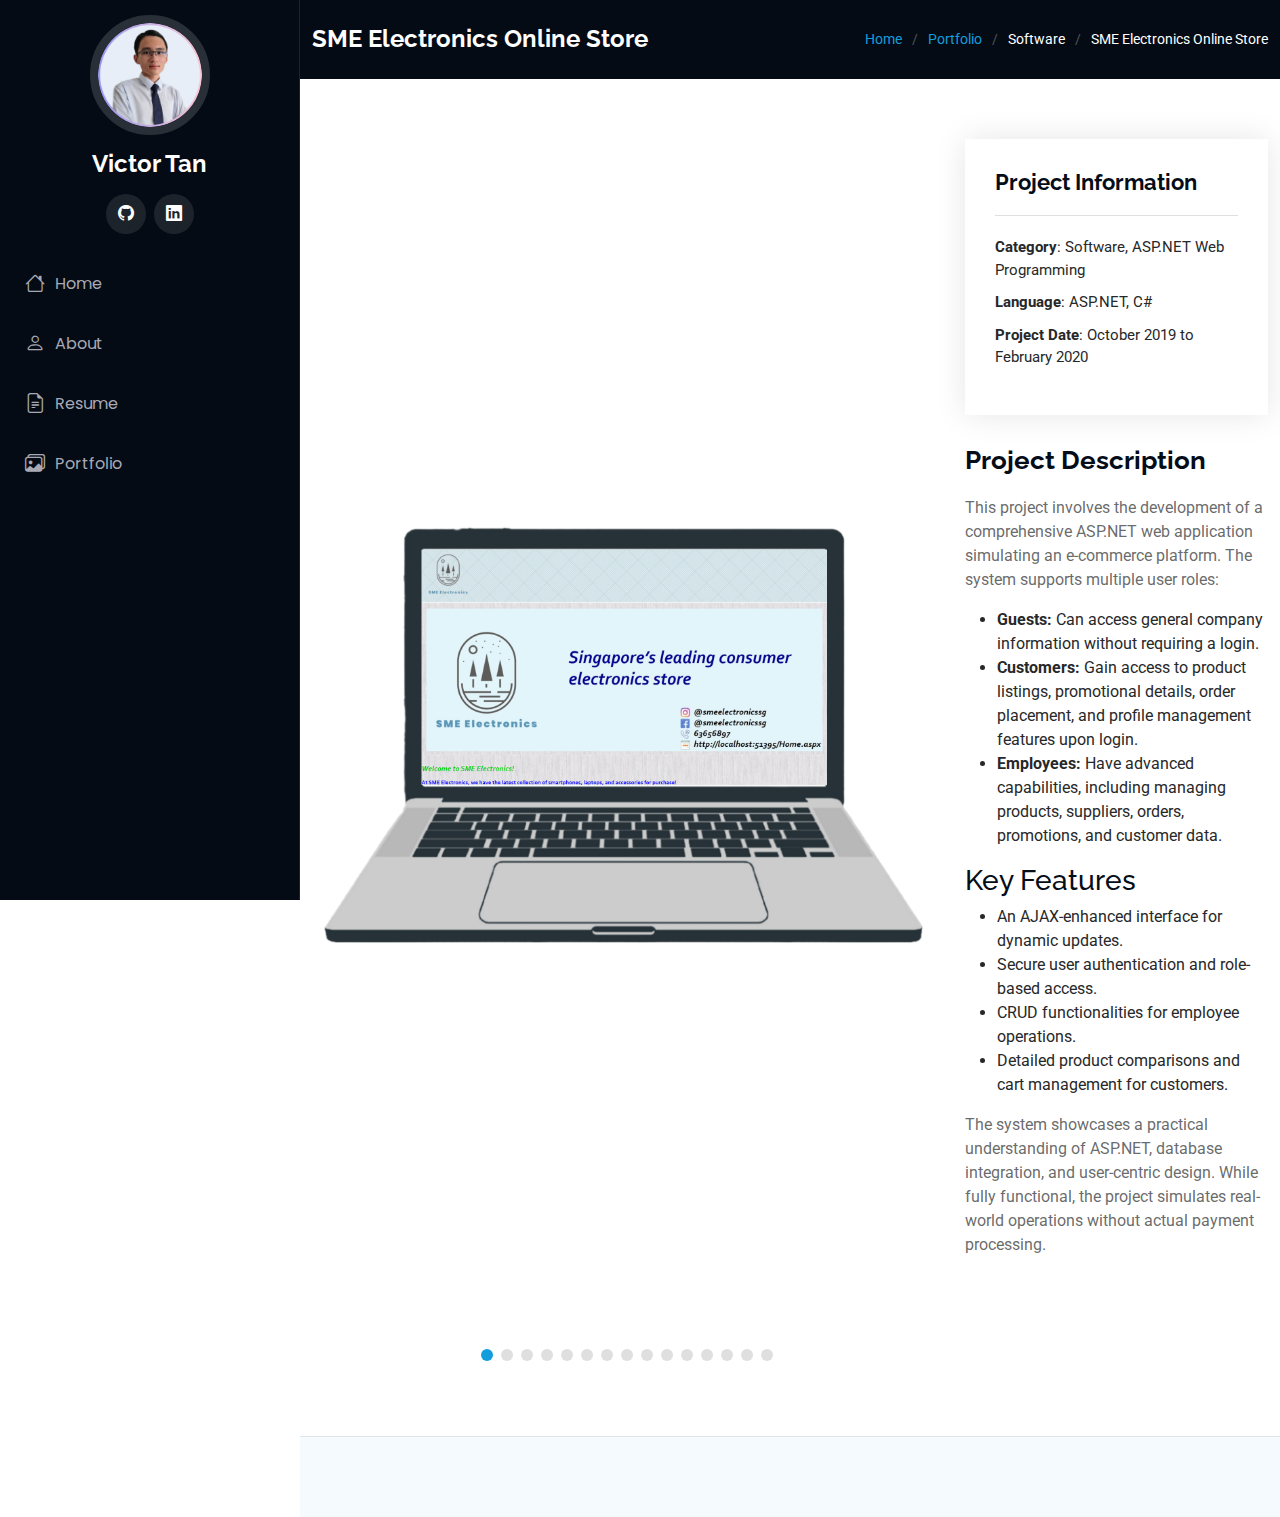
<file: pages/software/sme-electronics-store.html>
<!DOCTYPE html>
<html lang="en">

<head>
    <meta charset="utf-8">
    <meta content="width=device-width, initial-scale=1.0" name="viewport">
    <title>SME Electronics Online Store</title>
    <meta content="" name="description">
    <meta content="" name="keywords">
    
    <!-- Favicons -->
    <link href="../../assets/img/profile-img.png" rel="icon">
    
    <!-- Fonts -->
    <link href="https://fonts.googleapis.com" rel="preconnect">
    <link href="https://fonts.gstatic.com" rel="preconnect" crossorigin>
    <link
        href="https://fonts.googleapis.com/css2?family=Roboto:ital,wght@0,100;0,300;0,400;0,500;0,700;0,900;1,100;1,300;1,400;1,500;1,700;1,900&family=Poppins:ital,wght@0,100;0,200;0,300;0,400;0,500;0,600;0,700;0,800;0,900;1,100;1,200;1,300;1,400;1,500;1,600;1,700;1,800;1,900&family=Raleway:ital,wght@0,100;0,200;0,300;0,400;0,500;0,600;0,700;0,800;0,900;1,100;1,200;1,300;1,400;1,500;1,600;1,700;1,800;1,900&display=swap"
        rel="stylesheet">
    
    <!-- Vendor CSS Files -->
    <link href="../../assets/vendor/bootstrap/css/bootstrap.min.css" rel="stylesheet">
    <link href="../../assets/vendor/bootstrap-icons/bootstrap-icons.css" rel="stylesheet">
    <link href="../../assets/vendor/aos/aos.css" rel="stylesheet">
    <link href="../../assets/vendor/glightbox/css/glightbox.min.css" rel="stylesheet">
    <link href="../../assets/vendor/swiper/swiper-bundle.min.css" rel="stylesheet">
    
    <!-- Main CSS File -->
    <link href="../../assets/css/main.css" rel="stylesheet">
</head>

<body class="portfolio-details-page">
    <header id="header" class="header dark-background d-flex flex-column">
        <i class="header-toggle d-xl-none bi bi-list"></i>
        
        <div class="profile-img">
            <img src="../../assets/img/profile-img.png" alt="" class="img-fluid rounded-circle">
        </div>
        
        <a href="../../index.html" class="logo d-flex align-items-center justify-content-center">
            <h1 class="sitename">Victor Tan</h1>
        </a>
        
        <div class="social-links text-center">
            <a href="https://github.com/victortan102" class="github"><i class="bi bi-github"></i></a>
            <a href="https://www.linkedin.com/in/victor-tan102/" class="linkedin"><i class="bi bi-linkedin"></i></a>
        </div>
        
        <nav id="navmenu" class="navmenu">
            <ul>
                <li><a href="../../index.html#hero"><i class="bi bi-house navicon"></i>Home</a></li>
                <li><a href="../../index.html#about"><i class="bi bi-person navicon"></i> About</a></li>
                <li><a href="../../index.html#resume"><i class="bi bi-file-earmark-text navicon"></i> Resume</a></li>
                <li><a href="../../index.html#portfolio"><i class="bi bi-images navicon"></i> Portfolio</a></li>
                <!-- <li><a href="../../index.html#services"><i class="bi bi-hdd-stack navicon"></i> Services</a></li>
                <li class="dropdown"><a href="#"><i class="bi bi-menu-button navicon"></i> <span>Dropdown</span> <i
                            class="bi bi-chevron-down toggle-dropdown"></i></a>
                    <ul>
                        <li><a href="#">Dropdown 1</a></li>
                        <li class="dropdown"><a href="#"><span>Deep Dropdown</span> <i
                                    class="bi bi-chevron-down toggle-dropdown"></i></a>
                            <ul>
                                <li><a href="#">Deep Dropdown 1</a></li>
                                <li><a href="#">Deep Dropdown 2</a></li>
                                <li><a href="#">Deep Dropdown 3</a></li>
                                <li><a href="#">Deep Dropdown 4</a></li>
                                <li><a href="#">Deep Dropdown 5</a></li>
                            </ul>
                        </li>
                        <li><a href="#">Dropdown 2</a></li>
                        <li><a href="#">Dropdown 3</a></li>
                        <li><a href="#">Dropdown 4</a></li>
                    </ul>
                </li>
                <li><a href="#contact"><i class="bi bi-envelope navicon"></i> Contact</a></li> -->
            </ul>
        </nav>
    
    </header>
    
    <main class="main">
        <!-- Page Title -->
        <div class="page-title dark-background">
            <div class="container d-lg-flex justify-content-between align-items-center">
                <h1 class="mb-2 mb-lg-0">SME Electronics Online Store</h1>
                <nav class="breadcrumbs">
                    <ol>
                        <li><a href="../../index.html">Home</a></li>
                        <li><a href="../../index.html#portfolio">Portfolio</a></li>
                        <li>Software</li>
                        <li class="current">SME Electronics Online Store</li>
                    </ol>
                </nav>
            </div>
        </div><!-- End Page Title -->
        
        <!-- Portfolio Details Section -->
        <section id="portfolio-details" class="portfolio-details section">
            <div class="container" data-aos="fade-up" data-aos-delay="100">
                <div class="row gy-4">
                    <div class="col-lg-8">
                        <div class="portfolio-details-slider swiper init-swiper">
                            <script type="application/json" class="swiper-config">
                                {
                                "loop": true,
                                "speed": 600,
                                "autoplay": {
                                    "delay": 5000
                                },
                                "slidesPerView": "auto",
                                "pagination": {
                                    "el": ".swiper-pagination",
                                    "type": "bullets",
                                    "clickable": true
                                }
                                }
                            </script>
                            
                            <div class="swiper-wrapper align-items-center">
                                <div class="swiper-slide">
                                    <img src="../../assets/img/portfolio/software/sme-electronics-ASPNET/thumbnail.png" alt="thumbnail">
                                </div>
                                
                                <div class="swiper-slide">
                                    <img src="../../assets/img/portfolio/software/sme-electronics-ASPNET/sme-electronics-closeup.png" alt="home-page">
                                </div>
                                
                                <div class="swiper-slide">
                                    <img src="../../assets/img/portfolio/software/sme-electronics-ASPNET/3-sme-electronics-sitemap.png" alt="sitemap">
                                </div>
                                
                                <div class="swiper-slide">
                                    <img src="../../assets/img/portfolio/software/sme-electronics-ASPNET/4-sme-electronics-about-home.jpg" alt="about-home">
                                </div>
                                
                                <div class="swiper-slide">
                                    <img src="../../assets/img/portfolio/software/sme-electronics-ASPNET/5-sme-electronics-contactus.jpg" alt="contactus">
                                </div>
                                
                                <div class="swiper-slide">
                                    <img src="../../assets/img/portfolio/software/sme-electronics-ASPNET/6-sme-electronics-customer-home.jpg" alt="customer-home">
                                </div>
                                
                                <div class="swiper-slide">
                                    <img src="../../assets/img/portfolio/software/sme-electronics-ASPNET/7-sme-electronics-products.jpg" alt="products">
                                </div>
                                
                                <div class="swiper-slide">
                                    <img src="../../assets/img/portfolio/software/sme-electronics-ASPNET/8-sme-electronics-compare-products.jpg" alt="compare-products">
                                </div>
                                
                                <div class="swiper-slide">
                                    <img src="../../assets/img/portfolio/software/sme-electronics-ASPNET/9-sme-electronics-track-order.jpg" alt="track-order">
                                </div>
                                
                                <div class="swiper-slide">
                                    <img src="../../assets/img/portfolio/software/sme-electronics-ASPNET/10-sme-electronics-cart.jpg" alt="cart">
                                </div>
                                
                                <div class="swiper-slide">
                                    <img src="../../assets/img/portfolio/software/sme-electronics-ASPNET/11-sme-electronics-employee-home.jpg" alt="employee-home">
                                </div>
                                
                                <div class="swiper-slide">
                                    <img src="../../assets/img/portfolio/software/sme-electronics-ASPNET/12-sme-electronics-promotions-list.jpg" alt="promotions-list">
                                </div>
                                
                                <div class="swiper-slide">
                                    <img src="../../assets/img/portfolio/software/sme-electronics-ASPNET/13-sme-electronics-orders-list.jpg" alt="orders-list">
                                </div>
                                
                                <div class="swiper-slide">
                                    <img src="../../assets/img/portfolio/software/sme-electronics-ASPNET/14-sme-electronics-stock-records.jpg" alt="stock-records">
                                </div>
                                
                                <div class="swiper-slide">
                                    <img src="../../assets/img/portfolio/software/sme-electronics-ASPNET/15-sme-electronics-inbox.jpg" alt="inbox">
                                </div>
                                
                            </div>
                            <div class="swiper-pagination"></div>
                        </div>
                    </div>
                    
                    <div class="col-lg-4">
                        <div class="portfolio-info" data-aos="fade-up" data-aos-delay="200">
                            <h3>Project Information</h3>
                            <ul>
                                <li><strong>Category</strong>: Software, ASP.NET Web Programming</li>
                                <li><strong>Language</strong>: ASP.NET, C#</li>
                                <li><strong>Project Date</strong>: October 2019 to February 2020</li>
                            </ul>
                        </div>
                        <div class="portfolio-description" data-aos="fade-up" data-aos-delay="300">
                            <h2>Project Description</h2>
                            <p>This project involves the development of a comprehensive ASP.NET web application simulating an e-commerce platform. The system supports multiple user roles:</p>
                            <ul>
                                <li><strong>Guests:</strong> Can access general company information without requiring a login.</li>
                                <li><strong>Customers:</strong> Gain access to product listings, promotional details, order placement, and profile management features upon login.</li>
                                <li><strong>Employees:</strong> Have advanced capabilities, including managing products, suppliers, orders, promotions, and customer data.</li>
                            </ul>
                            <h3>Key Features</h3>
                            <ul>
                                <li>An AJAX-enhanced interface for dynamic updates.</li>
                                <li>Secure user authentication and role-based access.</li>
                                <li>CRUD functionalities for employee operations.</li>
                                <li>Detailed product comparisons and cart management for customers.</li>
                            </ul>
                            <p>The system showcases a practical understanding of ASP.NET, database integration, and user-centric design. While fully functional, the project simulates real-world operations without actual payment processing.</p>
                        </div>
                    </div>
                </div>
            </div>
        </section><!-- /Portfolio Details Section -->
    </main>
    
    <footer id="footer" class="footer position-relative light-background">
    </footer>
    
    <!-- Scroll Top -->
    <a href="#" id="scroll-top" class="scroll-top d-flex align-items-center justify-content-center"><i
        class="bi bi-arrow-up-short"></i>
    </a>
    
    <!-- Preloader -->
    <div id="preloader"></div>
    
    <!-- Vendor JS Files -->
    <script src="../../assets/vendor/bootstrap/js/bootstrap.bundle.min.js"></script>
    <script src="../../assets/vendor/php-email-form/validate.js"></script>
    <script src="../../assets/vendor/aos/aos.js"></script>
    <script src="../../assets/vendor/typed.js/typed.umd.js"></script>
    <script src="../../assets/vendor/purecounter/purecounter_vanilla.js"></script>
    <script src="../../assets/vendor/waypoints/noframework.waypoints.js"></script>
    <script src="../../assets/vendor/glightbox/js/glightbox.min.js"></script>
    <script src="../../assets/vendor/imagesloaded/imagesloaded.pkgd.min.js"></script>
    <script src="../../assets/vendor/isotope-layout/isotope.pkgd.min.js"></script>
    <script src="../../assets/vendor/swiper/swiper-bundle.min.js"></script>
    
    <!-- Main JS File -->
    <script src="../../assets/js/main.js"></script>
</body>
</html>
</file>
<file: assets/css/main.css>
/**
* Template Name: iPortfolio
* Template URL: https://bootstrapmade.com/iportfolio-bootstrap-portfolio-websites-template/
* Updated: Jun 29 2024 with Bootstrap v5.3.3
* Author: BootstrapMade.com
* License: https://bootstrapmade.com/license/
*/

/*--------------------------------------------------------------
# Font & Color Variables
# Help: https://bootstrapmade.com/color-system/
--------------------------------------------------------------*/
/* Fonts */
:root {
  --default-font: "Roboto",  system-ui, -apple-system, "Segoe UI", Roboto, "Helvetica Neue", Arial, "Noto Sans", "Liberation Sans", sans-serif, "Apple Color Emoji", "Segoe UI Emoji", "Segoe UI Symbol", "Noto Color Emoji";
  --heading-font: "Raleway",  sans-serif;
  --nav-font: "Poppins",  sans-serif;
}

/* Global Colors - The following color variables are used throughout the website. Updating them here will change the color scheme of the entire website */
:root { 
  --background-color: #ffffff; /* Background color for the entire website, including individual sections */
  --default-color: #272829; /* Default color used for the majority of the text content across the entire website */
  --heading-color: #050d18; /* Color for headings, subheadings and title throughout the website */
  --accent-color: #149ddd; /* Accent color that represents your brand on the website. It's used for buttons, links, and other elements that need to stand out */
  --surface-color: #ffffff; /* The surface color is used as a background of boxed elements within sections, such as cards, icon boxes, or other elements that require a visual separation from the global background. */
  --contrast-color: #ffffff; /* Contrast color for text, ensuring readability against backgrounds of accent, heading, or default colors. */
}

/* Nav Menu Colors - The following color variables are used specifically for the navigation menu. They are separate from the global colors to allow for more customization options */
:root {
  --nav-color: #a8a9b4;  /* The default color of the main navmenu links */
  --nav-hover-color: #ffffff; /* Applied to main navmenu links when they are hovered over or active */
  --nav-mobile-background-color: #040b14; /* Used as the background color for mobile navigation menu */
  --nav-dropdown-background-color: #040b14; /* Used as the background color for dropdown items that appear when hovering over primary navigation items */
  --nav-dropdown-color: #a8a9b4; /* Used for navigation links of the dropdown items in the navigation menu. */
  --nav-dropdown-hover-color: #ffffff; /* Similar to --nav-hover-color, this color is applied to dropdown navigation links when they are hovered over. */
}

/* Color Presets - These classes override global colors when applied to any section or element, providing reuse of the sam color scheme. */

.light-background {
  --background-color: #f4fafd;
  --surface-color: #ffffff;
}

.dark-background {
  --background-color: #040b14;
  --default-color: #ffffff;
  --heading-color: #ffffff;
  --surface-color: #151f2b;
  --contrast-color: #ffffff;
}

/* Smooth scroll */
:root {
  scroll-behavior: smooth;
}

/*--------------------------------------------------------------
# General Styling & Shared Classes
--------------------------------------------------------------*/
body {
  color: var(--default-color);
  background-color: var(--background-color);
  font-family: var(--default-font);
}

a {
  color: var(--accent-color);
  text-decoration: none;
  transition: 0.3s;
}

a:hover {
  color: color-mix(in srgb, var(--accent-color), transparent 25%);
  text-decoration: none;
}

h1,
h2,
h3,
h4,
h5,
h6 {
  color: var(--heading-color);
  font-family: var(--heading-font);
}

/* PHP Email Form Messages
------------------------------*/
.php-email-form .error-message {
  display: none;
  background: #df1529;
  color: #ffffff;
  text-align: left;
  padding: 15px;
  margin-bottom: 24px;
  font-weight: 600;
}

.php-email-form .sent-message {
  display: none;
  color: #ffffff;
  background: #059652;
  text-align: center;
  padding: 15px;
  margin-bottom: 24px;
  font-weight: 600;
}

.php-email-form .loading {
  display: none;
  background: var(--surface-color);
  text-align: center;
  padding: 15px;
  margin-bottom: 24px;
}

.php-email-form .loading:before {
  content: "";
  display: inline-block;
  border-radius: 50%;
  width: 24px;
  height: 24px;
  margin: 0 10px -6px 0;
  border: 3px solid var(--accent-color);
  border-top-color: var(--surface-color);
  animation: php-email-form-loading 1s linear infinite;
}

@keyframes php-email-form-loading {
  0% {
    transform: rotate(0deg);
  }

  100% {
    transform: rotate(360deg);
  }
}

/*--------------------------------------------------------------
# Global Header
--------------------------------------------------------------*/
.header {
  color: var(--default-color);
  background-color: var(--background-color);
  position: fixed;
  top: 0;
  left: 0;
  bottom: 0;
  padding: 0 15px;
  width: 300px;
  transition: all ease-in-out 0.3s;
  overflow-y: auto;
  z-index: 997;
  border-right: 1px solid color-mix(in srgb, var(--default-color), transparent 90%);
}

.header .profile-img img {
  margin: 15px auto;
  display: block;
  width: 120px;
  border: 8px solid color-mix(in srgb, var(--default-color), transparent 85%);
}

.header .logo {
  line-height: 1;
  margin-bottom: 15px;
}

.header .logo img {
  max-height: 32px;
  margin-right: 8px;
}

.header .logo h1 {
  font-size: 24px;
  margin: 0;
  font-weight: 700;
  color: var(--heading-color);
}

.header .social-links {
  margin: 0 0 20px 0;
}

.header .social-links a {
  font-size: 16px;
  display: inline-flex;
  align-items: center;
  justify-content: center;
  background: color-mix(in srgb, var(--default-color), transparent 90%);
  color: var(--default-color);
  margin: 0 2px;
  border-radius: 50%;
  text-align: center;
  width: 40px;
  height: 40px;
  transition: 0.3s;
}

.header .social-links a:hover {
  color: var(--contrast-color);
  background: var(--accent-color);
}

@media (min-width: 1200px) {

  .header~main,
  .header~#footer {
    margin-left: 300px;
  }
}

@media (max-width: 1199px) {
  .header {
    left: -100%;
  }
}

.header.header-show {
  left: 0;
}

.header .header-toggle {
  color: var(--contrast-color);
  background-color: var(--accent-color);
  font-size: 22px;
  display: flex;
  align-items: center;
  justify-content: center;
  width: 40px;
  height: 40px;
  border-radius: 50%;
  cursor: pointer;
  position: fixed;
  top: 15px;
  right: 15px;
  z-index: 9999;
  transition: background-color 0.3s;
}

.header .header-toggle:hover {
  color: var(--contrast-color);
  background-color: color-mix(in srgb, var(--accent-color) 90%, white 15%);
}

/*--------------------------------------------------------------
# Navigation Menu
--------------------------------------------------------------*/
.mobile-nav-toggle {
  display: none;
}

.navmenu {
  padding: 0;
  z-index: 9997;
}

.navmenu ul {
  list-style: none;
  padding: 0 0 20px 0;
  margin: 0;
}

.navmenu a,
.navmenu a:focus {
  color: var(--nav-color);
  padding: 15px 10px;
  font-family: var(--nav-font);
  font-size: 16px;
  font-weight: 400;
  display: flex;
  align-items: center;
  white-space: nowrap;
  transition: 0.3s;
  width: 100%;
}

.navmenu a .navicon,
.navmenu a:focus .navicon {
  font-size: 20px;
  margin-right: 10px;
}

.navmenu a .toggle-dropdown,
.navmenu a:focus .toggle-dropdown {
  font-size: 12px;
  line-height: 0;
  margin-left: auto;
  width: 30px;
  height: 30px;
  display: flex;
  align-items: center;
  justify-content: center;
  border-radius: 50%;
  transition: 0.3s;
  flex-shrink: 0;
  background-color: color-mix(in srgb, var(--accent-color), transparent 90%);
}

.navmenu a .toggle-dropdown:hover,
.navmenu a:focus .toggle-dropdown:hover {
  background-color: var(--accent-color);
  color: var(--contrast-color);
}

.navmenu a:hover,
.navmenu .active,
.navmenu .active:focus {
  color: var(--nav-hover-color);
}

.navmenu a:hover .navicon,
.navmenu .active .navicon,
.navmenu .active:focus .navicon {
  color: var(--accent-color);
}

.navmenu .active .toggle-dropdown,
.navmenu .active:focus .toggle-dropdown {
  background-color: var(--accent-color);
  color: var(--contrast-color);
  transform: rotate(180deg);
}

.navmenu .dropdown {
  display: block;
}

.navmenu .dropdown a,
.navmenu .dropdown a:focus {
  color: --nav-dropdown-color;
}

.navmenu .dropdown a:hover,
.navmenu .dropdown .active,
.navmenu .dropdown .active:focus {
  color: var(--nav-dropdown-hover-color);
}

.navmenu .dropdown ul {
  position: static;
  display: none;
  z-index: 99;
  padding: 5px 10px;
  margin: 5px 10px;
  background-color: var(--nav-dropdown-background-color);
  border: 1px solid color-mix(in srgb, var(--default-color), transparent 90%);
  box-shadow: none;
  transition: all 0.5s ease-in-out;
}

.navmenu .dropdown ul ul {
  background-color: rgba(33, 37, 41, 0.1);
}

.navmenu .dropdown>.dropdown-active {
  display: block;
  background-color: rgba(33, 37, 41, 0.03);
}

/*--------------------------------------------------------------
# Global Footer
--------------------------------------------------------------*/
.footer {
  color: var(--default-color);
  background-color: var(--background-color);
  font-size: 14px;
  padding: 40px 0;
  position: relative;
  border-top: 1px solid color-mix(in srgb, var(--default-color), transparent 90%);
}

.footer .copyright p {
  margin-bottom: 0;
}

.footer .credits {
  margin-top: 4px;
  font-size: 13px;
  text-align: center;
}

/*--------------------------------------------------------------
# Preloader
--------------------------------------------------------------*/
#preloader {
  position: fixed;
  inset: 0;
  z-index: 999999;
  overflow: hidden;
  background: var(--background-color);
  transition: all 0.6s ease-out;
}

#preloader:before {
  content: "";
  position: fixed;
  top: calc(50% - 30px);
  left: calc(50% - 30px);
  border: 6px solid #ffffff;
  border-color: var(--accent-color) transparent var(--accent-color) transparent;
  border-radius: 50%;
  width: 60px;
  height: 60px;
  animation: animate-preloader 1.5s linear infinite;
}

@keyframes animate-preloader {
  0% {
    transform: rotate(0deg);
  }

  100% {
    transform: rotate(360deg);
  }
}

/*--------------------------------------------------------------
# Scroll Top Button
--------------------------------------------------------------*/
.scroll-top {
  position: fixed;
  visibility: hidden;
  opacity: 0;
  right: 15px;
  bottom: -15px;
  z-index: 99999;
  background-color: var(--accent-color);
  width: 44px;
  height: 44px;
  border-radius: 50px;
  transition: all 0.4s;
}

.scroll-top i {
  font-size: 24px;
  color: var(--contrast-color);
  line-height: 0;
}

.scroll-top:hover {
  background-color: color-mix(in srgb, var(--accent-color), transparent 20%);
  color: var(--contrast-color);
}

.scroll-top.active {
  visibility: visible;
  opacity: 1;
  bottom: 15px;
}

/*--------------------------------------------------------------
# Disable aos animation delay on mobile devices
--------------------------------------------------------------*/
@media screen and (max-width: 768px) {
  [data-aos-delay] {
    transition-delay: 0 !important;
  }
}

/*--------------------------------------------------------------
# Global Page Titles & Breadcrumbs
--------------------------------------------------------------*/
.page-title {
  color: var(--default-color);
  background-color: var(--background-color);
  padding: 25px 0;
  position: relative;
}

.page-title h1 {
  font-size: 24px;
  font-weight: 700;
}

.page-title .breadcrumbs ol {
  display: flex;
  flex-wrap: wrap;
  list-style: none;
  padding: 0;
  margin: 0;
  font-size: 14px;
  font-weight: 400;
}

.page-title .breadcrumbs ol li+li {
  padding-left: 10px;
}

.page-title .breadcrumbs ol li+li::before {
  content: "/";
  display: inline-block;
  padding-right: 10px;
  color: color-mix(in srgb, var(--default-color), transparent 70%);
}

/*--------------------------------------------------------------
# Global Sections
--------------------------------------------------------------*/
section,
.section {
  color: var(--default-color);
  background-color: var(--background-color);
  padding: 60px 0;
  overflow: clip;
}

/*--------------------------------------------------------------
# Global Section Titles
--------------------------------------------------------------*/
.section-title {
  padding-bottom: 60px;
  position: relative;
}

.section-title h2 {
  font-size: 32px;
  font-weight: 700;
  margin-bottom: 20px;
  padding-bottom: 20px;
  position: relative;
}

.section-title h2:after {
  content: "";
  position: absolute;
  display: block;
  width: 50px;
  height: 3px;
  background: var(--accent-color);
  left: 0;
  bottom: 0;
}

.section-title p {
  margin-bottom: 0;
}

/*--------------------------------------------------------------
# Hero Section
--------------------------------------------------------------*/
.hero {
  width: 100%;
  min-height: 100vh;
  position: relative;
  padding: 80px 0;
  display: flex;
  align-items: center;
  justify-content: center;
}

.hero img {
  position: absolute;
  inset: 0;
  display: block;
  width: 100%;
  height: 100%;
  object-fit: cover;
  z-index: 1;
}

.hero:before {
  content: "";
  background: color-mix(in srgb, var(--background-color), transparent 70%);
  position: absolute;
  inset: 0;
  z-index: 2;
}

.hero .container {
  position: relative;
  z-index: 3;
}

.hero h2 {
  margin: 0;
  font-size: 64px;
  font-weight: 700;
}

.hero p {
  margin: 5px 0 0 0;
  font-size: 26px;
}

.hero p span {
  letter-spacing: 1px;
  border-bottom: 2px solid var(--accent-color);
}

.hero .social-links {
  margin-top: 25px;
}

.hero .social-links a {
  font-size: 24px;
  display: inline-block;
  color: color-mix(in srgb, var(--default-color), transparent 50%);
  line-height: 1;
  margin-right: 20px;
  transition: 0.3s;
}

.hero .social-links a:hover {
  color: var(--accent-color);
}

@media (max-width: 768px) {
  .hero h2 {
    font-size: 32px;
  }

  .hero p {
    font-size: 20px;
  }
}

/*--------------------------------------------------------------
# About Section
--------------------------------------------------------------*/
.about .content h2 {
  font-weight: 700;
  font-size: 24px;
}

.about .content ul {
  list-style: none;
  padding: 0;
}

.about .content ul li {
  margin-bottom: 20px;
  display: flex;
  align-items: center;
}

.about .content ul strong {
  margin-right: 10px;
}

.about .content ul i {
  font-size: 16px;
  margin-right: 5px;
  color: var(--accent-color);
  line-height: 0;
}

/*--------------------------------------------------------------
# Stats Section
--------------------------------------------------------------*/
.stats .stats-item {
  padding: 30px;
  width: 100%;
}

.stats .stats-item i {
  color: var(--accent-color);
  display: block;
  font-size: 44px;
  float: left;
  line-height: 0;
}

.stats .stats-item .purecounter {
  color: var(--heading-color);
  font-size: 48px;
  line-height: 40px;
  display: block;
  font-weight: 700;
  margin-left: 60px;
}

.stats .stats-item p {
  color: color-mix(in srgb, var(--default-color), transparent 40%);
  padding: 15px 0 0 0;
  margin: 0 0 0 60px;
  font-family: var(--heading-font);
  font-size: 14px;
}

/*--------------------------------------------------------------
# Skills Section
--------------------------------------------------------------*/
.skills .progress {
  height: 60px;
  display: block;
  background: none;
  border-radius: 0;
}

.skills .progress .skill {
  color: var(--heading-color);
  padding: 0;
  margin: 0 0 6px 0;
  text-transform: uppercase;
  display: block;
  font-weight: 600;
  font-family: var(--heading-font);
}

.skills .progress .skill .val {
  float: right;
  font-style: normal;
}

.skills .progress-bar-wrap {
  background: color-mix(in srgb, var(--default-color), transparent 90%);
  height: 10px;
}

.skills .progress-bar {
  width: 1px;
  height: 10px;
  transition: 0.9s;
  background-color: var(--accent-color);
}

/*--------------------------------------------------------------
# Resume Section
--------------------------------------------------------------*/
.resume .resume-title {
  color: var(--heading-color);
  font-size: 26px;
  font-weight: 700;
  margin-top: 20px;
  margin-bottom: 20px;
}

.resume .resume-item {
  padding: 0 0 20px 20px;
  margin-top: -2px;
  border-left: 2px solid var(--accent-color);
  position: relative;
}

.resume .resume-item h4 {
  line-height: 18px;
  font-size: 18px;
  font-weight: 600;
  text-transform: uppercase;
  color: color-mix(in srgb, var(--default-color), transparent 20%);
  margin-bottom: 10px;
}

.resume .resume-item h5 {
  font-size: 16px;
  padding: 5px 15px;
  display: inline-block;
  font-weight: 600;
  margin-bottom: 10px;
}

.resume .resume-item ul {
  padding-left: 20px;
}

.resume .resume-item ul li {
  padding-bottom: 10px;
}

.resume .resume-item:last-child {
  padding-bottom: 0;
}

.resume .resume-item::before {
  content: "";
  position: absolute;
  width: 16px;
  height: 16px;
  border-radius: 50px;
  left: -9px;
  top: 0;
  background: var(--background-color);
  border: 2px solid var(--accent-color);
}

/*--------------------------------------------------------------
# Portfolio Section
--------------------------------------------------------------*/
.portfolio .portfolio-filters {
  padding: 0;
  margin: 0 auto 20px auto;
  list-style: none;
  text-align: center;
}

.portfolio .portfolio-filters li {
  cursor: pointer;
  display: inline-block;
  padding: 0;
  font-size: 14px;
  font-weight: 400;
  margin: 0 10px;
  line-height: 1;
  text-transform: uppercase;
  margin-bottom: 10px;
  transition: all 0.3s ease-in-out;
}

.portfolio .portfolio-filters li:hover,
.portfolio .portfolio-filters li.filter-active {
  color: var(--accent-color);
}

.portfolio .portfolio-filters li:first-child {
  margin-left: 0;
}

.portfolio .portfolio-filters li:last-child {
  margin-right: 0;
}

@media (max-width: 575px) {
  .portfolio .portfolio-filters li {
    font-size: 14px;
    margin: 0 5px;
  }
}

.portfolio .portfolio-content {
  position: relative;
  overflow: hidden;
}

.portfolio .portfolio-content img {
  transition: 0.3s;
}

.portfolio .portfolio-content .portfolio-info {
  opacity: 0;
  position: absolute;
  inset: 0;
  z-index: 3;
  transition: all ease-in-out 0.3s;
  background: rgba(0, 0, 0, 0.6);
  padding: 15px;
}

.portfolio .portfolio-content .portfolio-info h4 {
  font-size: 14px;
  padding: 5px 10px;
  font-weight: 400;
  color: #ffffff;
  display: inline-block;
  background-color: var(--accent-color);
}

.portfolio .portfolio-content .portfolio-info p {
  position: absolute;
  bottom: 10px;
  text-align: center;
  display: inline-block;
  left: 0;
  right: 0;
  font-size: 16px;
  font-weight: 600;
  color: rgba(255, 255, 255, 0.8);
}

.portfolio .portfolio-content .portfolio-info .preview-link,
.portfolio .portfolio-content .portfolio-info .details-link {
  position: absolute;
  left: calc(50% - 40px);
  font-size: 26px;
  top: calc(50% - 14px);
  color: #fff;
  transition: 0.3s;
  line-height: 1.2;
}

.portfolio .portfolio-content .portfolio-info .preview-link:hover,
.portfolio .portfolio-content .portfolio-info .details-link:hover {
  color: var(--accent-color);
}

.portfolio .portfolio-content .portfolio-info .details-link {
  left: 50%;
  font-size: 34px;
  line-height: 0;
}

.portfolio .portfolio-content:hover .portfolio-info {
  opacity: 1;
}

.portfolio .portfolio-content:hover img {
  transform: scale(1.1);
}

/*--------------------------------------------------------------
# Services Section
--------------------------------------------------------------*/
.services .service-item {
  position: relative;
}

.services .service-item .icon {
  background: var(--accent-color);
  display: flex;
  align-items: center;
  justify-content: center;
  width: 54px;
  height: 54px;
  border-radius: 50%;
  transition: 0.5s;
  border: 1px solid var(--accent-color);
  margin-right: 20px;
}

.services .service-item .icon i {
  color: var(--contrast-color);
  font-size: 24px;
  line-height: 0;
}

.services .service-item:hover .icon {
  background: var(--surface-color);
}

.services .service-item:hover .icon i {
  color: var(--accent-color);
}

.services .service-item .title {
  font-weight: 700;
  margin-bottom: 15px;
  font-size: 18px;
}

.services .service-item .title a {
  color: var(--heading-color);
}

.services .service-item .title a:hover {
  color: var(--accent-color);
}

.services .service-item .description {
  line-height: 24px;
  font-size: 14px;
}

/*--------------------------------------------------------------
# Testimonials Section
--------------------------------------------------------------*/
.testimonials .testimonials-carousel,
.testimonials .testimonials-slider {
  overflow: hidden;
}

.testimonials .testimonial-item {
  box-sizing: content-box;
  text-align: center;
  min-height: 320px;
}

.testimonials .testimonial-item .testimonial-img {
  width: 90px;
  border-radius: 50%;
  margin: 0 auto;
}

.testimonials .testimonial-item h3 {
  font-size: 18px;
  font-weight: bold;
  margin: 10px 0 5px 0;
}

.testimonials .testimonial-item h4 {
  font-size: 14px;
  color: color-mix(in srgb, var(--default-color), transparent 20%);
  margin: 0;
}

.testimonials .testimonial-item .quote-icon-left,
.testimonials .testimonial-item .quote-icon-right {
  color: color-mix(in srgb, var(--accent-color), transparent 40%);
  font-size: 26px;
  line-height: 0;
}

.testimonials .testimonial-item .quote-icon-left {
  display: inline-block;
  left: -5px;
  position: relative;
}

.testimonials .testimonial-item .quote-icon-right {
  display: inline-block;
  right: -5px;
  position: relative;
  top: 10px;
  transform: scale(-1, -1);
}

.testimonials .testimonial-item p {
  font-style: italic;
  margin: 0 15px 15px 15px;
  padding: 20px;
  background-color: var(--surface-color);
  position: relative;
  margin-bottom: 35px;
  border-radius: 6px;
  box-shadow: 0px 2px 15px rgba(0, 0, 0, 0.1);
}

.testimonials .testimonial-item p::after {
  content: "";
  width: 0;
  height: 0;
  border-top: 20px solid var(--surface-color);
  border-right: 20px solid transparent;
  border-left: 20px solid transparent;
  position: absolute;
  bottom: -20px;
  left: calc(50% - 20px);
}

.testimonials .swiper-wrapper {
  height: auto;
}

.testimonials .swiper-pagination {
  margin-top: 40px;
  position: relative;
}

.testimonials .swiper-pagination .swiper-pagination-bullet {
  width: 12px;
  height: 12px;
  background-color: var(--background-color);
  opacity: 1;
  border: 1px solid var(--accent-color);
}

.testimonials .swiper-pagination .swiper-pagination-bullet-active {
  background-color: var(--accent-color);
}

/*--------------------------------------------------------------
# Contact Section
--------------------------------------------------------------*/
.contact .info-wrap {
  background-color: var(--surface-color);
  box-shadow: 0px 0px 20px rgba(0, 0, 0, 0.1);
  padding: 30px;
}

@media (max-width: 575px) {
  .contact .info-wrap {
    padding: 20px;
  }
}

.contact .info-item {
  margin-bottom: 40px;
}

.contact .info-item i {
  font-size: 20px;
  color: var(--accent-color);
  background: color-mix(in srgb, var(--accent-color), transparent 92%);
  width: 44px;
  height: 44px;
  display: flex;
  justify-content: center;
  align-items: center;
  border-radius: 50px;
  transition: all 0.3s ease-in-out;
  margin-right: 15px;
}

.contact .info-item h3 {
  padding: 0;
  font-size: 18px;
  font-weight: 700;
  margin-bottom: 5px;
}

.contact .info-item p {
  padding: 0;
  margin-bottom: 0;
  font-size: 14px;
}

.contact .info-item:hover i {
  background: var(--accent-color);
  color: var(--contrast-color);
}

.contact .php-email-form {
  background-color: var(--surface-color);
  height: 100%;
  padding: 30px;
  box-shadow: 0px 0px 20px rgba(0, 0, 0, 0.1);
}

@media (max-width: 575px) {
  .contact .php-email-form {
    padding: 20px;
  }
}

.contact .php-email-form input[type=text],
.contact .php-email-form input[type=email],
.contact .php-email-form textarea {
  font-size: 14px;
  padding: 10px 15px;
  box-shadow: none;
  border-radius: 0;
  color: var(--default-color);
  background-color: var(--surface-color);
  border-color: color-mix(in srgb, var(--default-color), transparent 80%);
}

.contact .php-email-form input[type=text]:focus,
.contact .php-email-form input[type=email]:focus,
.contact .php-email-form textarea:focus {
  border-color: var(--accent-color);
}

.contact .php-email-form input[type=text]::placeholder,
.contact .php-email-form input[type=email]::placeholder,
.contact .php-email-form textarea::placeholder {
  color: color-mix(in srgb, var(--default-color), transparent 70%);
}

.contact .php-email-form button[type=submit] {
  color: var(--contrast-color);
  background: var(--accent-color);
  border: 0;
  padding: 10px 30px;
  transition: 0.4s;
  border-radius: 50px;
}

.contact .php-email-form button[type=submit]:hover {
  background: color-mix(in srgb, var(--accent-color), transparent 25%);
}

/*--------------------------------------------------------------
# Portfolio Details Section
--------------------------------------------------------------*/
.portfolio-details .portfolio-details-slider img {
  width: 100%;
}

.portfolio-details .portfolio-details-slider .swiper-pagination {
  margin-top: 20px;
  position: relative;
}

.portfolio-details .portfolio-details-slider .swiper-pagination .swiper-pagination-bullet {
  width: 12px;
  height: 12px;
  background-color: color-mix(in srgb, var(--default-color), transparent 85%);
  opacity: 1;
}

.portfolio-details .portfolio-details-slider .swiper-pagination .swiper-pagination-bullet-active {
  background-color: var(--accent-color);
}

.portfolio-details .portfolio-info {
  padding: 30px;
  box-shadow: 0px 0 30px rgba(0, 0, 0, 0.1);
}

.portfolio-details .portfolio-info h3 {
  font-size: 22px;
  font-weight: 700;
  margin-bottom: 20px;
  padding-bottom: 20px;
  border-bottom: 1px solid color-mix(in srgb, var(--default-color), transparent 85%);
}

.portfolio-details .portfolio-info ul {
  list-style: none;
  padding: 0;
  font-size: 15px;
}

.portfolio-details .portfolio-info ul li+li {
  margin-top: 10px;
}

.portfolio-details .portfolio-description {
  padding-top: 30px;
}

.portfolio-details .portfolio-description h2 {
  font-size: 26px;
  font-weight: 700;
  margin-bottom: 20px;
}

.portfolio-details .portfolio-description p {
  padding: 0;
  color: color-mix(in srgb, var(--default-color), transparent 30%);
}

/*--------------------------------------------------------------
# Service Details Section
--------------------------------------------------------------*/
.service-details .services-list {
  padding: 10px 30px;
  border: 1px solid color-mix(in srgb, var(--default-color), transparent 90%);
  margin-bottom: 20px;
}

.service-details .services-list a {
  display: block;
  line-height: 1;
  padding: 8px 0 8px 15px;
  border-left: 3px solid color-mix(in srgb, var(--default-color), transparent 70%);
  margin: 20px 0;
  color: color-mix(in srgb, var(--default-color), transparent 20%);
  transition: 0.3s;
}

.service-details .services-list a.active {
  color: var(--heading-color);
  font-weight: 700;
  border-color: var(--accent-color);
}

.service-details .services-list a:hover {
  border-color: var(--accent-color);
}

.service-details .services-img {
  margin-bottom: 20px;
}

.service-details h3 {
  font-size: 26px;
  font-weight: 700;
}

.service-details h4 {
  font-size: 20px;
  font-weight: 700;
}

.service-details p {
  font-size: 15px;
}

.service-details ul {
  list-style: none;
  padding: 0;
  font-size: 15px;
}

.service-details ul li {
  padding: 5px 0;
  display: flex;
  align-items: center;
}

.service-details ul i {
  font-size: 20px;
  margin-right: 8px;
  color: var(--accent-color);
}

/*--------------------------------------------------------------
# Starter Section Section
--------------------------------------------------------------*/
.starter-section {
  /* Add your styles here */
}
</file>
